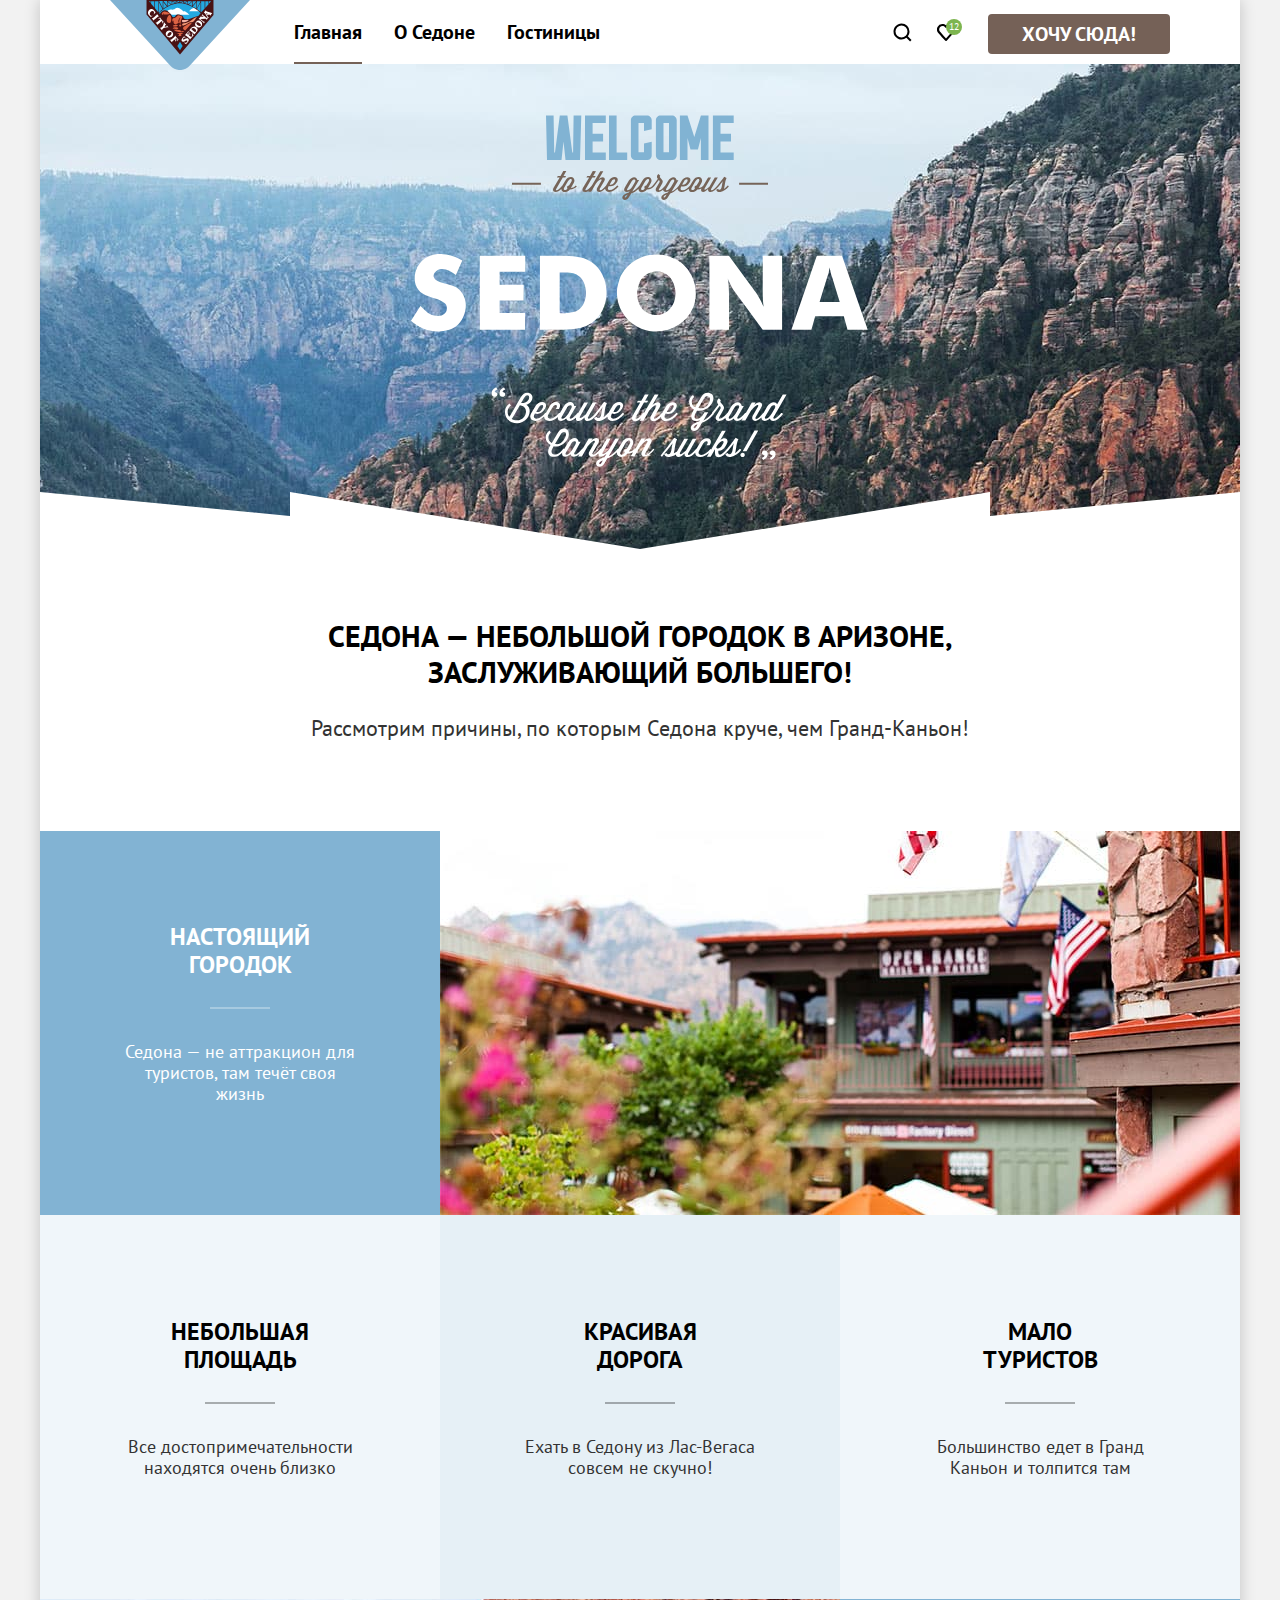
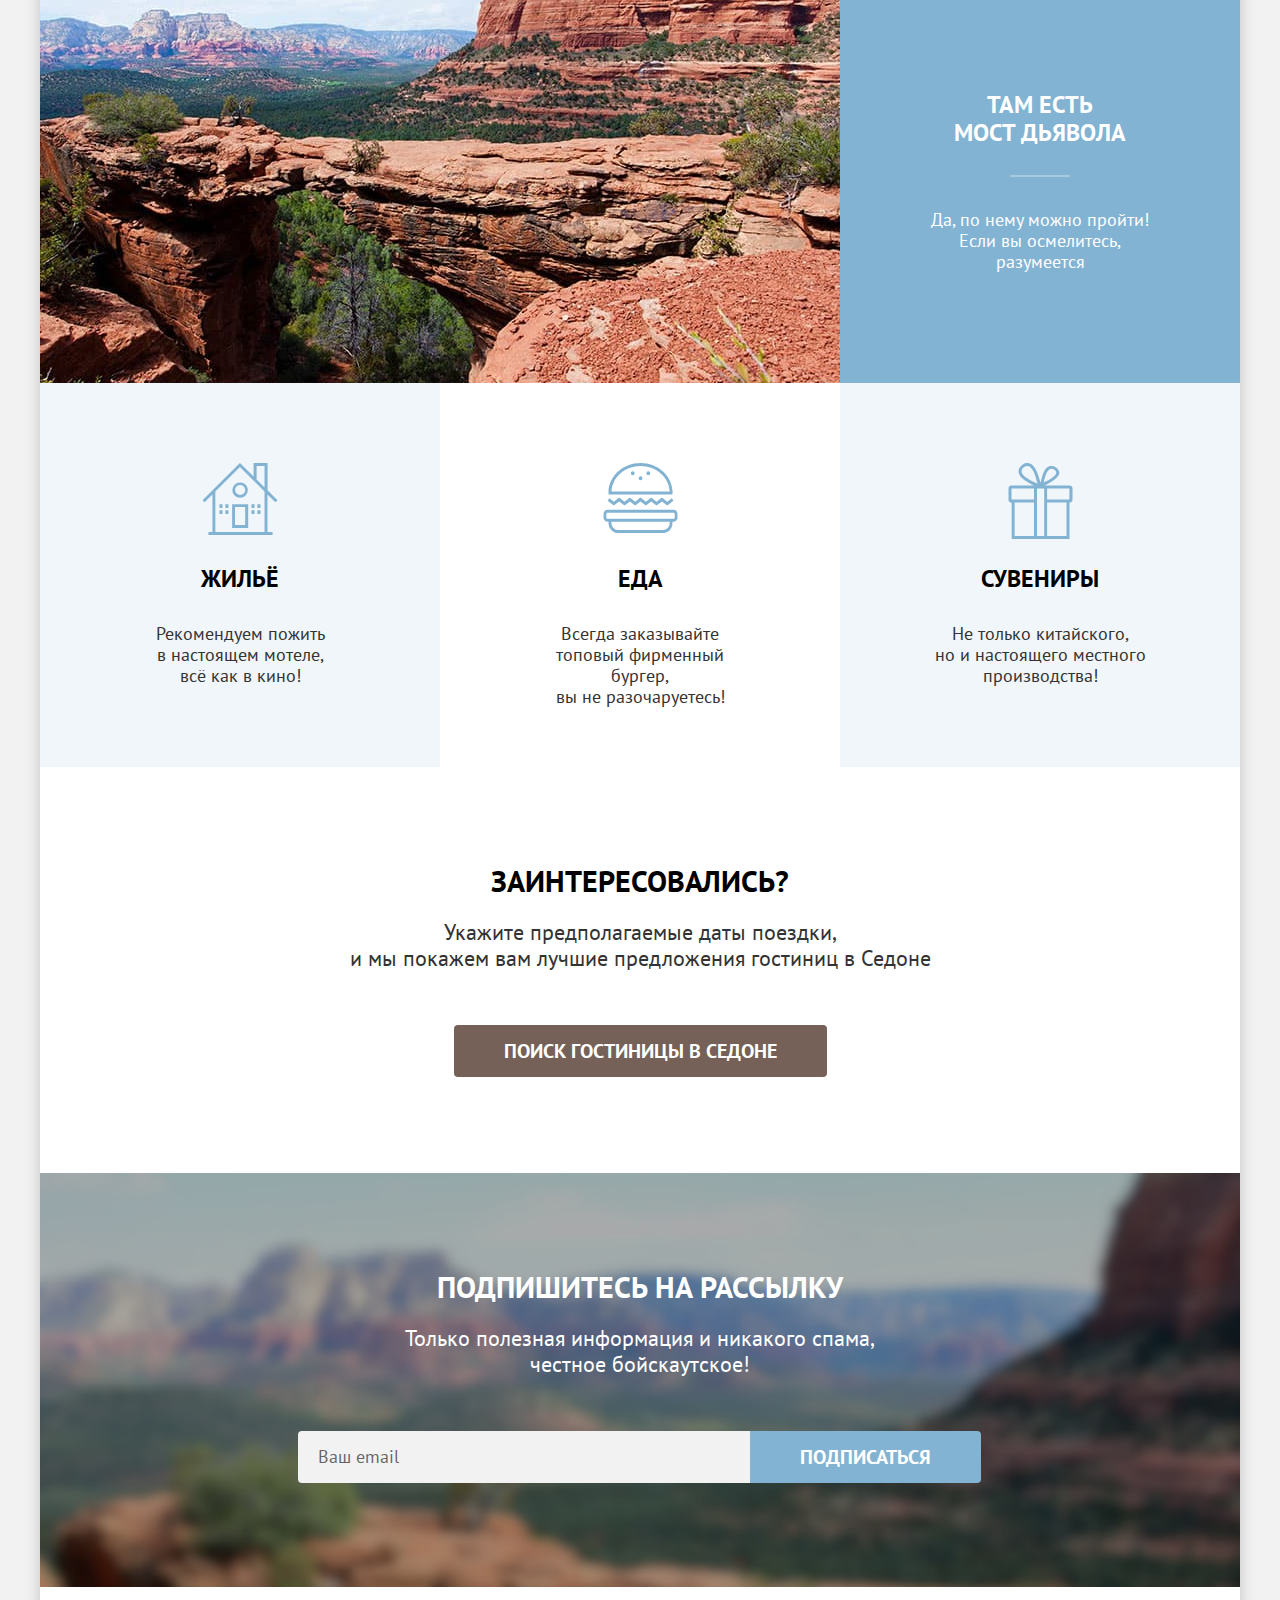
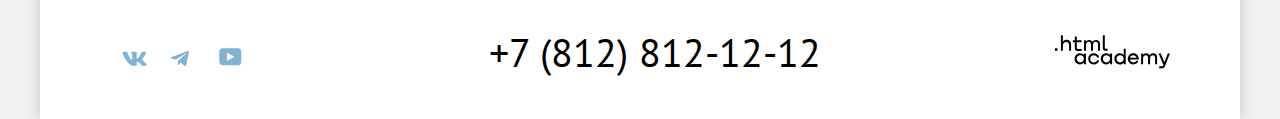
<file: index.html>
<!DOCTYPE html>
<html lang="ru">
  <head>
    <meta charset="utf-8">
    <title>HTML Academy: Седона</title>
    <link rel="stylesheet" href="styles/styles.css">
  </head>
  <body>
  <div class="container">
    <header class="page-header">
      <a class="logo__link">
        <img class="logo" src="images/header/sedona-logo_header.svg" width="140" height="70" alt="Логотип городка Седона">
      </a>
      <nav class="navigation">
        <ul class="navigation__list">
          <li class="navigation__item">
            <a class="navigation__link navigation__link__current">Главная</a>
          </li>
          <li class="navigation__item">
            <a class="navigation__link" href="#">О Седоне</a>
          </li>
          <li class="navigation__item">
            <a class="navigation__link" href="catalog.html">Гостиницы</a>
          </li>
        </ul>
        <ul class="navigation__list navigation__user">
          <li class="navigation__item">
            <a class="navigation__link navigation__link__icon" href="#">
              <svg class="navigation__icon" aria-hidden="true" focusable="false" width="20" height="20" fill="none" xmlns="http://www.w3.org/2000/svg"><path d="m19.5 18-3.7-3.67c1-1.3 1.7-2.98 1.7-4.87a8 8 0 0 0-8-7.96c-4.4 0-8 3.68-8 8.06a8 8 0 0 0 12.9 6.26l3.7 3.68 1.4-1.5Zm-10-2.48a6 6 0 0 1-6-5.96 6 6 0 0 1 12 0 6 6 0 0 1-6 5.96Z" fill="#000"/></svg>
              <span class="visually-hidden">
              Поиск
              </span>
            </a>
          </li>
          <li class="navigation__item">
            <a class="navigation__link navigation__link__icon" href="#">
              <svg class="navigation__icon" aria-hidden="true" focusable="false" width="18" height="17" fill="none" xmlns="http://www.w3.org/2000/svg"><path d="M8.9 17a.9.9 0 0 1-.8-.4c-5.4-6.1-6.7-7.5-7-7.9A5.4 5.4 0 0 1 5.5 0C6.8 0 8 .5 9 1.3a5.46 5.46 0 0 1 9 4.1c0 1.3-.5 2.5-1.3 3.4l-7 7.9c-.2.2-.4.3-.8.3Zm-6-9.5c.3.4 3.5 4 6.1 6.9l6.2-7c.5-.5.7-1.2.7-2 0-1.8-1.5-3.3-3.3-3.3-1 0-2 .5-2.7 1.3-.3.3-.6.4-.9.4-.3 0-.6-.2-.8-.4-.7-.8-1.7-1.3-2.7-1.3-1.8 0-3.3 1.5-3.3 3.3-.1.9.3 1.6.7 2.1-.1 0-.1 0 0 0Z" fill="#000"/></svg>
              <span class="likes-number">12</span>
              <span class="visually-hidden">
                Избранное
              </span>
            </a>
          </li>
          <li class="navigation__item">
            <a class="navigation__link button button__link" href="#">
              Хочу сюда!
            </a>
          </li>
        </ul>
      </nav>
    </header>

    <main class="main-index container__main">
      <h1 class="visually-hidden">Туристический городок Седона</h1>

      <section class="welcoming">
        <h2 class="visually-hidden">Добро пожаловать в Седону</h2>
        <img class="welcoming__image" src="images/main_index/welcome_banner_main.svg" width="458" height="352" alt="Welcome to the gorgeous Sedona. Because the Grand Canyon sucks!">
      </section>

      <section class="advantages">
        <h2 class="visually-hidden">Преимущества городка Седоны</h2>
        <div class="advantages__wrapper">
        <p class="advantages__slogan">Седона — небольшой городок в Аризоне, <br>
          заслуживающий большего!</p>
        <p class="advantages__text">Рассмотрим причины, по которым Седона круче, чем Гранд-Каньон!</p>
        </div>
        <ul class="advantages__list">
          <li class="advantages__item">
          <div class="advantages__content-wrapper advantages__content-wrapper-blue">
            <h3 class="advantages__title">Настоящий городок</h3>
            <p class="advantages__description">Седона — не аттракцион для туристов, там течёт своя жизнь</p>
          </div>
            <img class="advantages__image" src="images/main_index/sedona-veiw_1_main.jpg" width="800" height="384" alt="Красочный вид на уютные дома Седоны">
            <ul class="advantages__extra-list">
              <li class="advantages__extra-item">
                <h3 class="advantages__extra-title">Небольшая площадь</h3>
                <p class="advantages__extra-description">Все достопримечательности <br> находятся очень близко</p>
              </li>
              <li class="advantages__extra-item">
                <h3 class="advantages__extra-title">Красивая<br>дорога</h3>
                <p class="advantages__extra-description">Ехать в Седону из Лас-Вегаса совсем не скучно!</p>
              </li>
              <li class="advantages__extra-item">
                <h3 class="advantages__extra-title">Мало<br>туристов</h3>
                <p class="advantages__extra-description">Большинство едет в Гранд <br> Каньон и толпится там</p>
              </li>
            </ul>
          </li>
          <li class="advantages__item">
          <div class="advantages__content-wrapper advantages__content-wrapper-blue">
            <h3 class="advantages__title">Там есть <br> мост дьявола</h3>
            <p class="advantages__description">Да, по нему можно пройти! Если вы осмелитесь, разумеется</p>
          </div>
            <img class="advantages__image advantages__image__second" src="images/main_index/sedona-view_2_main.jpg" width="800" height="384" alt="Красочный вид на терракотовые скалы">
            <ul class="recommendations__list">
              <li class="recommendations__item">
                <svg class="recommendations__icon" aria-hidden="true" focusable="false" width="76" height="72" fill="none" xmlns="http://www.w3.org/2000/svg"><path d="M30.12 65h16.06V41.2H30.12V65Zm2.91-20.9h10.14v18H33.03v-18Z" fill="#83B3D3"/><path d="m73.4 39.3 2.1-2.1-9.94-9.9V0H51.6v13.6L37.95 0 .5 37.2l2.1 2.1 7.84-7.8v37.6H6.42V72h64.16v-2.9h-5.12V31.5l7.93 7.8ZM62.54 69.1h-49.2V28.5l24.6-24.4 24.6 24.4v40.6Zm0-44.7-7.93-7.9V2.9h7.93v21.5Z" fill="#83B3D3"/><path d="M30.32 27.1c0 4.3 3.51 7.7 7.73 7.7a7.8 7.8 0 0 0 7.83-7.7c0-4.3-3.51-7.7-7.83-7.7a7.72 7.72 0 0 0-7.73 7.7Zm7.83-5a5 5 0 0 1 5.02 4.9c0 2.7-2.2 4.9-5.02 4.9a5 5 0 0 1-5.02-4.9c0-2.7 2.2-4.9 5.02-4.9ZM20.48 41.2h-3.01v3.9h3.01v-3.9ZM26.4 41.2h-3v3.9h3v-3.9ZM20.48 47.2h-3.01v3.9h3.01v-3.9ZM26.4 47.2h-3v3.9h3v-3.9ZM52.5 41.2h-3v3.9h3v-3.9ZM58.43 41.2h-3.01v3.9h3.01v-3.9ZM52.5 47.2h-3v3.9h3v-3.9ZM58.43 47.2h-3.01v3.9h3.01v-3.9Z" fill="#83B3D3"/></svg>
                <h3 class="recommendations__title">Жильё</h3>
                <p class="recommendations__description">Рекомендуем пожить <br> в настоящем мотеле,<br>
                  всё как в кино!</p>
              </li>
              <li class="recommendations__item">
                <svg class="recommendations__icon" aria-hidden="true" focusable="false" width="75" height="70" fill="none" xmlns="http://www.w3.org/2000/svg"><path d="M70.58 46.7H4.6C2.31 46.7.5 48.6.5 51v3.5c0 2.4 1.9 4.3 4.11 4.3h.9v1.1c0 5.5 4.31 10.1 9.63 10.1h44.7c5.32 0 9.63-4.5 9.63-10.1v-1.1h.9c2.31 0 4.12-1.9 4.12-4.3V51a4 4 0 0 0-3.91-4.3Zm-3.91 13.2c0 3.9-3.01 7-6.72 7H15.14c-3.71 0-6.72-3.2-6.72-7v-1.1h58.25v1.1Zm5.1-5.4c0 .7-.6 1.3-1.2 1.3H4.52c-.7 0-1.2-.6-1.2-1.3V51c0-.7.6-1.3 1.2-1.3h65.97c.7 0 1.2.6 1.2 1.3.1 0 .1 3.5.1 3.5ZM16.14 38.4l5.41 4.1 5.32-4.1 5.3 4.1 5.32-4.1 5.42 4.1 5.31-4.1 5.31 4.1 5.42-4.1 5.31 4.1 6.22-4.7-1.7-2.5-4.52 3.4-5.31-4.1-5.42 4.1-5.31-4.1-5.31 4.1-5.42-4.1-5.31 4.1-5.31-4.1-5.32 4.1-5.41-4.1-5.31 4.1-4.52-3.4-1.7 2.5 6.22 4.7 5.3-4.1ZM8.52 31.5h60.95c0-.6.1-1.2.1-1.9v-1.2C68.87 12.7 54.84 0 37.6 0 20.25 0 6.21 12.7 5.51 28.5v1.2c0 .6 0 1.2.1 1.8h2.91ZM37.59 3c15.64 0 28.47 11.3 29.08 25.5H8.52C9.12 14.4 21.95 3 37.59 3Z" fill="#83B3D3"/><path d="M37.6 17.3c1.05 0 1.9-.9 1.9-2s-.85-2-1.9-2c-1.06 0-1.91.9-1.91 2s.85 2 1.9 2ZM29.77 12.2c1.06 0 1.9-.9 1.9-2s-.84-2-1.9-2c-1.05 0-1.9.9-1.9 2s.85 2 1.9 2ZM45.31 12.2c1.05 0 1.9-.9 1.9-2s-.85-2-1.9-2c-1.05 0-1.9.9-1.9 2s.85 2 1.9 2Z" fill="#83B3D3"/></svg>
                <h3 class="recommendations__title">Еда</h3>
                <p class="recommendations__description">Всегда заказывайте <br>
                  топовый фирменный бургер, <br>  вы не разочаруетесь!</p>
              </li>
              <li class="recommendations__item">
                <svg class="recommendations__icon" aria-hidden="true" focusable="false" width="65" height="76" fill="none" xmlns="http://www.w3.org/2000/svg"><path d="M61.6 22.46H36.8c13.8-6.9 14.9-11.3 14.4-13.7-1.2-4.01-5.7-7.01-10-5.41-5.6 2.1-7.1 10.4-8.6 16.41-2-6.1-3.8-13.8-8.2-17.71-1.3-1.1-3.1-2.3-5.8-2-4 .4-9.8 5.4-7.5 11 2.3 5.4 9.7 8.81 14.6 11.51H3.4a2.9 2.9 0 0 0-2.9 2.9v11.31c0 1.6 1.3 2.9 2.9 2.9h.3V76h57.8V39.57h.1c1.6 0 2.9-1.3 2.9-2.9v-11.3c0-1.6-1.3-2.9-2.9-2.9ZM42.9 5.86c2.1-.3 5 1.3 5.3 3.2.4 2.8-3.4 5.3-5.1 6.4-2.5 1.7-4.9 2.6-7.3 4.1.9-3.7 2.5-13 7.1-13.7Zm-22.9 10c-2.2-1.5-6.5-4.4-6.4-7.8.1-3.61 5.7-6.61 8.8-3.91 3.9 3.4 5.7 11.1 7.1 16.61-3.2-1.5-6.3-2.8-9.5-4.9ZM26 73H6.6V39.57H26V73Zm0-36.53H3.5v-11H26v11Zm10.2 0V73H29V25.57h7.2v10.9ZM58.5 73H39.1V39.57h19.4V73Zm2.9-36.53H39.1v-11h22.3v11Z" fill="#83B3D3"/></svg>
                <h3 class="recommendations__title">Сувениры</h3>
                <p class="recommendations__description">Не только китайского,<br>
                  но и настоящего местного <br> производства!</p>
              </li>
            </ul>
          </li>
        </ul>
      </section>

      <section class="accomodation">
        <h2 class="accomodation__title">Заинтересовались?</h2>
        <p class="accomodation__description">Укажите предполагаемые даты поездки, <br> и мы покажем вам лучшие предложения гостиниц в Седоне</p>
        <a class="button button__big__brown accomodation__search" href="#">Поиск гостиницы в Седоне</a>
      </section>

      <section class="subscription">
        <h2 class="subscription__title">Подпишитесь на рассылку</h2>
        <p class="subscription__description">Только полезная информация и никакого спама, честное бойскаутское!</p>
        <form class="subscription__form" action="https://echo.htmlacademy.ru/" method="post">
          <input class="subscription__field" placeholder="Ваш email" type="email" name="subscription-email" required>
          <button class="button button__big__blue subscription__button" type="submit">Подписаться</button>
        </form>
      </section>
    </main>

    <footer class="page-footer">
      <section class="social">
        <h2 class="visually-hidden">Социальные сети</h2>
        <ul class="social__list">
          <li class="social__item">
            <a class="social__link social__link__vk" href="https://vk.com/htmlacademy">
              <svg class="social__icon" aria-hidden="true" focusable="false" width="25" height="15" xmlns="http://www.w3.org/2000/svg">
                <path fill-rule="evenodd" clip-rule="evenodd" d="M24.12 1.8c.16-.54 0-.94-.8-.94H20.7c-.67 0-.98.34-1.15.73 0 0-1.33 3.2-3.22 5.27-.61.6-.9.8-1.23.8-.16 0-.41-.2-.41-.75v-5.1c0-.66-.19-.95-.74-.95H9.82c-.42 0-.67.3-.67.59 0 .62.95.76 1.04 2.51v3.8c0 .83-.15.98-.48.98-.9 0-3.06-3.2-4.34-6.88-.25-.72-.5-1-1.18-1H1.57c-.75 0-.9.34-.9.73 0 .68.89 4.07 4.14 8.55 2.17 3.06 5.23 4.72 8 4.72 1.68 0 1.88-.37 1.88-1v-2.32c0-.74.16-.88.7-.88.38 0 1.05.19 2.6 1.66 1.79 1.75 2.08 2.54 3.08 2.54h2.63c.75 0 1.12-.37.9-1.1-.23-.72-1.08-1.77-2.2-3.02-.62-.71-1.54-1.48-1.82-1.86-.39-.5-.28-.71 0-1.15 0 0 3.2-4.42 3.54-5.93Z"/></svg>
              <span class="visually-hidden">
                Вконтакте
              </span>
            </a>
          </li>
          <li class="social__item">
            <a class="social__link social__link__tme" href="https://t.me/htmlacademy ">
              <svg class="social__icon" aria-hidden="true" focusable="false" width="18" height="16" xmlns="http://www.w3.org/2000/svg">
                <path fill-rule="evenodd" clip-rule="evenodd" d="M16.79.96.84 7.1c-1.09.44-1.08 1.05-.2 1.32l4.1 1.28 9.47-5.98c.44-.27.85-.13.52.17l-7.68 6.93-.28 4.22c.41 0 .6-.2.83-.41l1.99-1.94 4.13 3.06c.77.42 1.31.2 1.5-.71l2.72-12.8c.28-1.1-.43-1.61-1.16-1.28Z"/></svg>
              <span class="visually-hidden">
                Телеграмм
              </span>
            </a>
          </li>
          <li class="social__item">
            <a class="social__link social__link__youtube" href="https://www.youtube.com/user/htmlacademyru">
              <svg class="social__icon" aria-hidden="true" focusable="false" width="23" height="18" xmlns="http://www.w3.org/2000/svg">
                <path fill-rule="evenodd" clip-rule="evenodd" d="M18.94.36H3.51C1.65.36.33 1.95.33 3.76v10.09c0 1.91 1.32 3.5 3.18 3.5h15.65c1.64 0 3.17-1.59 3.17-3.4V3.76c-.22-1.8-1.53-3.4-3.39-3.4ZM7.99 12.89V4.82l7.34 4.04-7.34 4.03Z"/></svg>
              <span class="visually-hidden">
                YouTube
              </span>
            </a>
          </li>
        </ul>
      </section>

      <section class="contacts">
        <h2 class="visually-hidden">Контактный телефон</h2>
        <a class="contacts__phone" href="tel:+78128121212">+7 (812) 812-12-12</a>
      </section>

      <section class="copyright">
        <h2 class="visually-hidden">Разработчик сайта</h2>
        <a class="copyright__link" href="https://htmlacademy.ru/">
          <svg class="copyright__icon" aria-hidden="true" focusable="false" width="115" height="34" xmlns="http://www.w3.org/2000/svg">
            <path d="M0 13.26v2.6h2.5v-2.6H0ZM11.6 4.86c-1.6 0-2.8.7-3.6 1.7h-.1V.36h-2v15.5h2v-5.3c0-2.1 1.3-3.6 3.3-3.6 1.8 0 2.9 1.4 2.9 3.2v5.7h2v-6.1c.1-3-1.8-4.9-4.5-4.9ZM26.6 5.16h-4.8v-3.7h-2v3.8h-1.9v2h1.9v6c0 1.7 1 2.7 2.7 2.7h4.1v-2h-3.7c-.7 0-1.1-.4-1.1-1.1v-5.7h4.8v-2ZM41.1 4.96c-1.6 0-2.9.8-3.5 2.1h-.1c-.6-1.2-1.8-2.1-3.4-2.1-1.4 0-2.5.8-3.1 1.8h-.1v-1.6H29v10.6h2v-5.4c0-2 1-3.5 2.6-3.5 1.5 0 2.4 1 2.4 2.6v6.3h2v-5.6c0-2.4 1.4-3.3 2.6-3.3 1.5 0 2.4 1 2.4 2.6v6.3h2v-6.5c.1-2.5-1.4-4.3-3.9-4.3ZM47.8 13.06c0 1.7 1 2.7 2.8 2.7h2v-2h-1.7c-.7 0-1.1-.4-1.1-1.1V.36h-2v12.7ZM28.9 20.06c-.9-1.1-2.2-1.8-3.9-1.8-3.1 0-5.4 2.3-5.4 5.6s2.3 5.6 5.4 5.6c1.8 0 3-.8 3.8-1.9h.1v1.6h2v-10.6h-2v1.5Zm-3.6 7.4c-2.2 0-3.6-1.6-3.6-3.6s1.4-3.6 3.6-3.6 3.6 1.6 3.6 3.6c0 1.9-1.4 3.6-3.6 3.6ZM44.2 22.36c-.5-2.4-2.6-4.1-5.4-4.1a5.4 5.4 0 0 0-5.6 5.6c0 3.1 2.2 5.6 5.6 5.6 2.8 0 4.9-1.8 5.4-4.2h-2.1a3.4 3.4 0 0 1-3.3 2.3c-2.2 0-3.6-1.6-3.6-3.6s1.4-3.6 3.6-3.6c1.6 0 2.8 1 3.3 2.2h2.1v-.2ZM55.1 20.06c-.9-1.1-2.2-1.8-3.9-1.8-3.1 0-5.4 2.3-5.4 5.6s2.3 5.6 5.4 5.6c1.8 0 3-.8 3.8-1.9h.1v1.6h2v-10.6h-2v1.5Zm-3.6 7.4c-2.2 0-3.6-1.6-3.6-3.6s1.4-3.6 3.6-3.6 3.6 1.6 3.6 3.6c0 1.9-1.5 3.6-3.6 3.6ZM68.7 20.16c-.9-1.1-2.2-1.9-3.9-1.9-3.1 0-5.4 2.3-5.4 5.6s2.2 5.6 5.4 5.6c1.7 0 3-.8 3.8-1.8h.1v1.5h2v-15.4h-2v6.4Zm-3.6 7.3c-2.2 0-3.6-1.6-3.6-3.6s1.4-3.6 3.6-3.6 3.6 1.6 3.6 3.6c-.1 2-1.5 3.6-3.6 3.6ZM78.3 18.26c-3.3 0-5.5 2.5-5.5 5.6 0 3 2.1 5.6 5.5 5.6 2.5 0 4.5-1.3 5.2-3.6h-2.1c-.5 1-1.6 1.6-3 1.6-1.9 0-3.3-1.3-3.4-2.9h8.8c.2-3.6-2-6.3-5.5-6.3Zm0 1.9c1.7 0 3 1 3.3 2.6h-6.5c.3-1.5 1.5-2.6 3.2-2.6ZM98.2 18.26c-1.6 0-2.9.8-3.6 2h-.1c-.6-1.2-1.8-2-3.4-2-1.4 0-2.5.7-3.1 1.8v-1.5h-1.9v10.6h2v-5.4c0-2 1-3.4 2.6-3.5 1.5 0 2.4 1 2.4 2.6v6.3h2v-5.6c0-2.4 1.4-3.3 2.6-3.3 1.5 0 2.4 1 2.4 2.6v6.3h2v-6.5c.1-2.6-1.4-4.4-3.9-4.4ZM109.4 27.36l-3.6-8.9h-2.2l4.8 11.6c-.3.9-.7 1.2-1.7 1.2h-2.5v2h2.5c1.8 0 2.8-.8 3.5-2.6l4.7-12.2h-2.1l-3.4 8.9Z"/></svg>
          <span class="visually-hidden">
            Логотип компании HtmlAcademy
          </span>
        </a>
      </section>
    </footer>
  </div>

  <div class="modal__container modal__container__close">
    <div class="modal modal__search">
        <button class="modal__close-button" type="button">
            <span class="visually-hidden">Закрыть</span>
        </button>
        <section class="modal__content">
          <h2 class="modal__title">Поиск гостиницы в Седоне</h2>
          <form class="modal__form" action="https://echo.htmlacademy.ru" method="post">
            <label class="modal__label" for="check-in-date">Дата Заезда:</label>
            <input class="modal__input check-in__input" id="check-in-date" type="text" placeholder="27 апреля 2020">
            <svg class="modal__date-icon" aria-hidden="true" focusable="false" xmlns="http://www.w3.org/2000/svg" width="20" height="20" fill="none" viewBox="0 0 20 20"><g fill="#000" opacity=".3"><path d="M7.75 12c.3 0 .5-.2.5-.5s-.2-.5-.5-.5-.5.2-.5.5.2.5.5.5Z"/><path d="M17 4h-2V2h-1v2H6V2H5v2H3c-.6 0-1 .4-1 1v11c0 .5.4 1 1 1h14c.5 0 1-.5 1-1V5c0-.6-.5-1-1-1Zm0 12H3V9h14v7ZM3 8V5h2v2h1V5h8v2h1V5h2v3H3Z"/><path d="M10 12c.3 0 .5-.2.5-.5s-.2-.5-.5-.5-.5.2-.5.5.2.5.5.5ZM12.25 12c.3 0 .5-.2.5-.5s-.2-.5-.5-.5-.5.2-.5.5.2.5.5.5ZM7.75 13c-.3 0-.5.2-.5.5s.2.5.5.5.5-.2.5-.5-.2-.5-.5-.5ZM5.5 12c.3 0 .5-.2.5-.5s-.2-.5-.5-.5-.5.2-.5.5.2.5.5.5ZM5.5 13c-.3 0-.5.2-.5.5s.2.5.5.5.5-.2.5-.5-.2-.5-.5-.5ZM10 13c-.3 0-.5.2-.5.5s.2.5.5.5.5-.2.5-.5-.2-.5-.5-.5ZM12.25 13c-.3 0-.5.2-.5.5s.2.5.5.5.5-.2.5-.5-.2-.5-.5-.5ZM14.5 12c.3 0 .5-.2.5-.5s-.2-.5-.5-.5-.5.2-.5.5.2.5.5.5ZM14.5 13c-.3 0-.5.2-.5.5s.2.5.5.5.5-.2.5-.5-.2-.5-.5-.5Z"/></g></svg>
            <span class="modal__extra-information__negative">Мы не можем отправить вас в прошлое.</span>

            <label class="modal__label" for="check-out-date">Дата Заезда:</label>
            <input class="modal__input check-out__input" id="check-out-date" type="text" placeholder="1 сентября 2023">
            <svg class="modal__date-icon__check-out" aria-hidden="true" focusable="false" xmlns="http://www.w3.org/2000/svg" width="20" height="20" fill="none" viewBox="0 0 20 20"><g fill="#000" opacity=".3"><path d="M7.75 12c.3 0 .5-.2.5-.5s-.2-.5-.5-.5-.5.2-.5.5.2.5.5.5Z"/><path d="M17 4h-2V2h-1v2H6V2H5v2H3c-.6 0-1 .4-1 1v11c0 .5.4 1 1 1h14c.5 0 1-.5 1-1V5c0-.6-.5-1-1-1Zm0 12H3V9h14v7ZM3 8V5h2v2h1V5h8v2h1V5h2v3H3Z"/><path d="M10 12c.3 0 .5-.2.5-.5s-.2-.5-.5-.5-.5.2-.5.5.2.5.5.5ZM12.25 12c.3 0 .5-.2.5-.5s-.2-.5-.5-.5-.5.2-.5.5.2.5.5.5ZM7.75 13c-.3 0-.5.2-.5.5s.2.5.5.5.5-.2.5-.5-.2-.5-.5-.5ZM5.5 12c.3 0 .5-.2.5-.5s-.2-.5-.5-.5-.5.2-.5.5.2.5.5.5ZM5.5 13c-.3 0-.5.2-.5.5s.2.5.5.5.5-.2.5-.5-.2-.5-.5-.5ZM10 13c-.3 0-.5.2-.5.5s.2.5.5.5.5-.2.5-.5-.2-.5-.5-.5ZM12.25 13c-.3 0-.5.2-.5.5s.2.5.5.5.5-.2.5-.5-.2-.5-.5-.5ZM14.5 12c.3 0 .5-.2.5-.5s-.2-.5-.5-.5-.5.2-.5.5.2.5.5.5ZM14.5 13c-.3 0-.5.2-.5.5s.2.5.5.5.5-.2.5-.5-.2-.5-.5-.5Z"/></g></svg>
            <span class="modal__extra-information__positive">На эти даты есть свободные номера. Пока есть.</span>

            <label class="modal__label" for="adults">Взрослые:</label>
            <input class="adults__input" id="adults" type="text">
            <svg class="modal__button-minus" aria-hidden="true" focusable="false" xmlns="http://www.w3.org/2000/svg" width="20" height="20" fill="none" viewBox="0 0 20 20"><path fill="#756157" fill-opacity=".3" d="M3 9v2h14V9H3Z"/></svg>
            <svg class="modal__button-plus" aria-hidden="true" focusable="false" xmlns="http://www.w3.org/2000/svg" width="20" height="20" fill="none" viewBox="0 0 20 20"><path fill="#756157" fill-opacity=".3" d="M17 9h-6V3H9v6H3v2h6v6h2v-6h6V9Z"/></svg>

            <span class="modal__label">
            <label class="modal__label__children" for="children">Дети:</label>
            <span class="tooltip">
              <button class="tooltip__toggle" type="button" aria-labelledby="tooltip__info">!</button>
              <span class="tooltip__text" role="tooltip" id="tooltip__info">Укажите количество детей,<br>
                которые будут с вами, возраст<br>
                которых от 6 до 18 лет. Дети<br>
                до 6 лет размещаются<br>
                бесплатно.</span>
            </span>
            </span>
            <input class="children__input" id="children" type="text">
            <svg class="modal__button-minus__children" aria-hidden="true" focusable="false" xmlns="http://www.w3.org/2000/svg" width="20" height="20" fill="none" viewBox="0 0 20 20"><path fill="#756157" fill-opacity=".3" d="M3 9v2h14V9H3Z"/></svg>
            <svg class="modal__button-plus__children" aria-hidden="true" focusable="false" xmlns="http://www.w3.org/2000/svg" width="20" height="20" fill="none" viewBox="0 0 20 20"><path fill="#756157" fill-opacity=".3" d="M17 9h-6V3H9v6H3v2h6v6h2v-6h6V9Z"/></svg>

            <button class="button modal__search-button" type="button">Найти</button>
          </form>
        </section>
    </div>
  </div>
  </body>
</html>
</file>
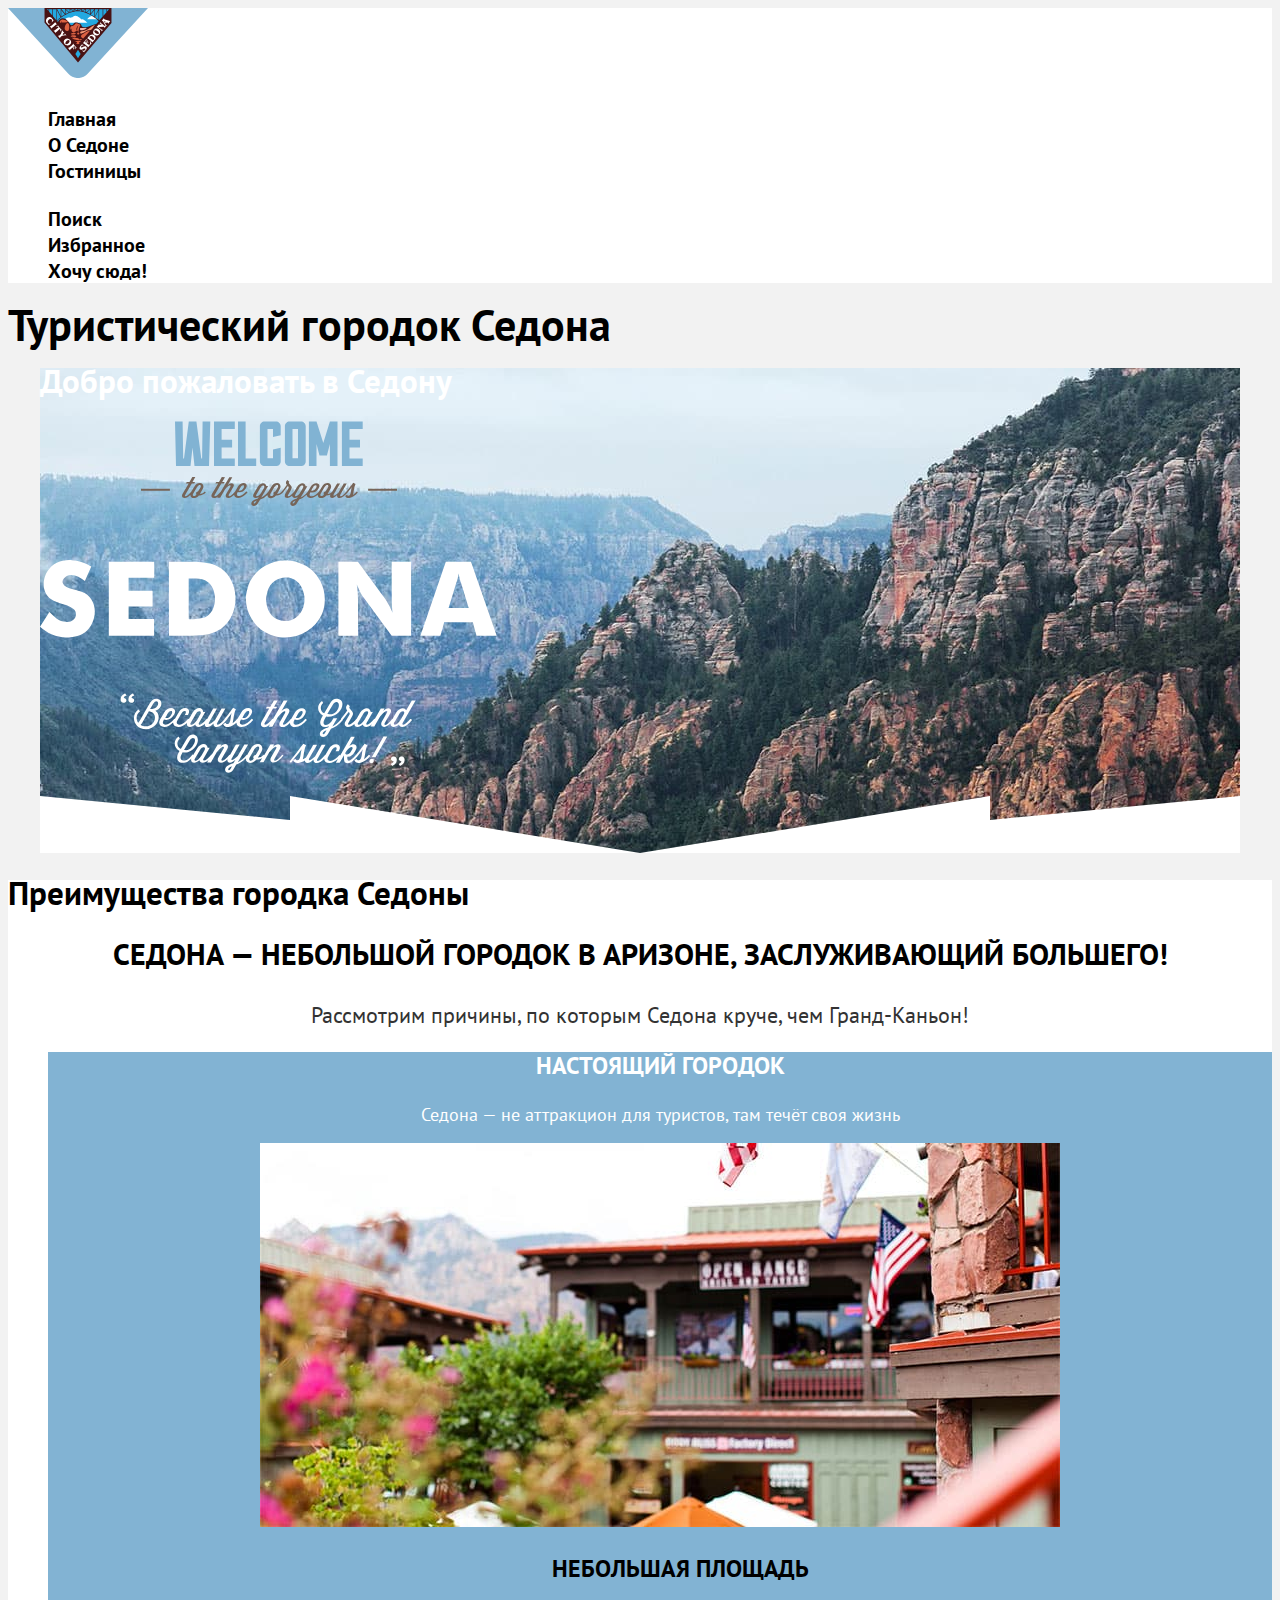
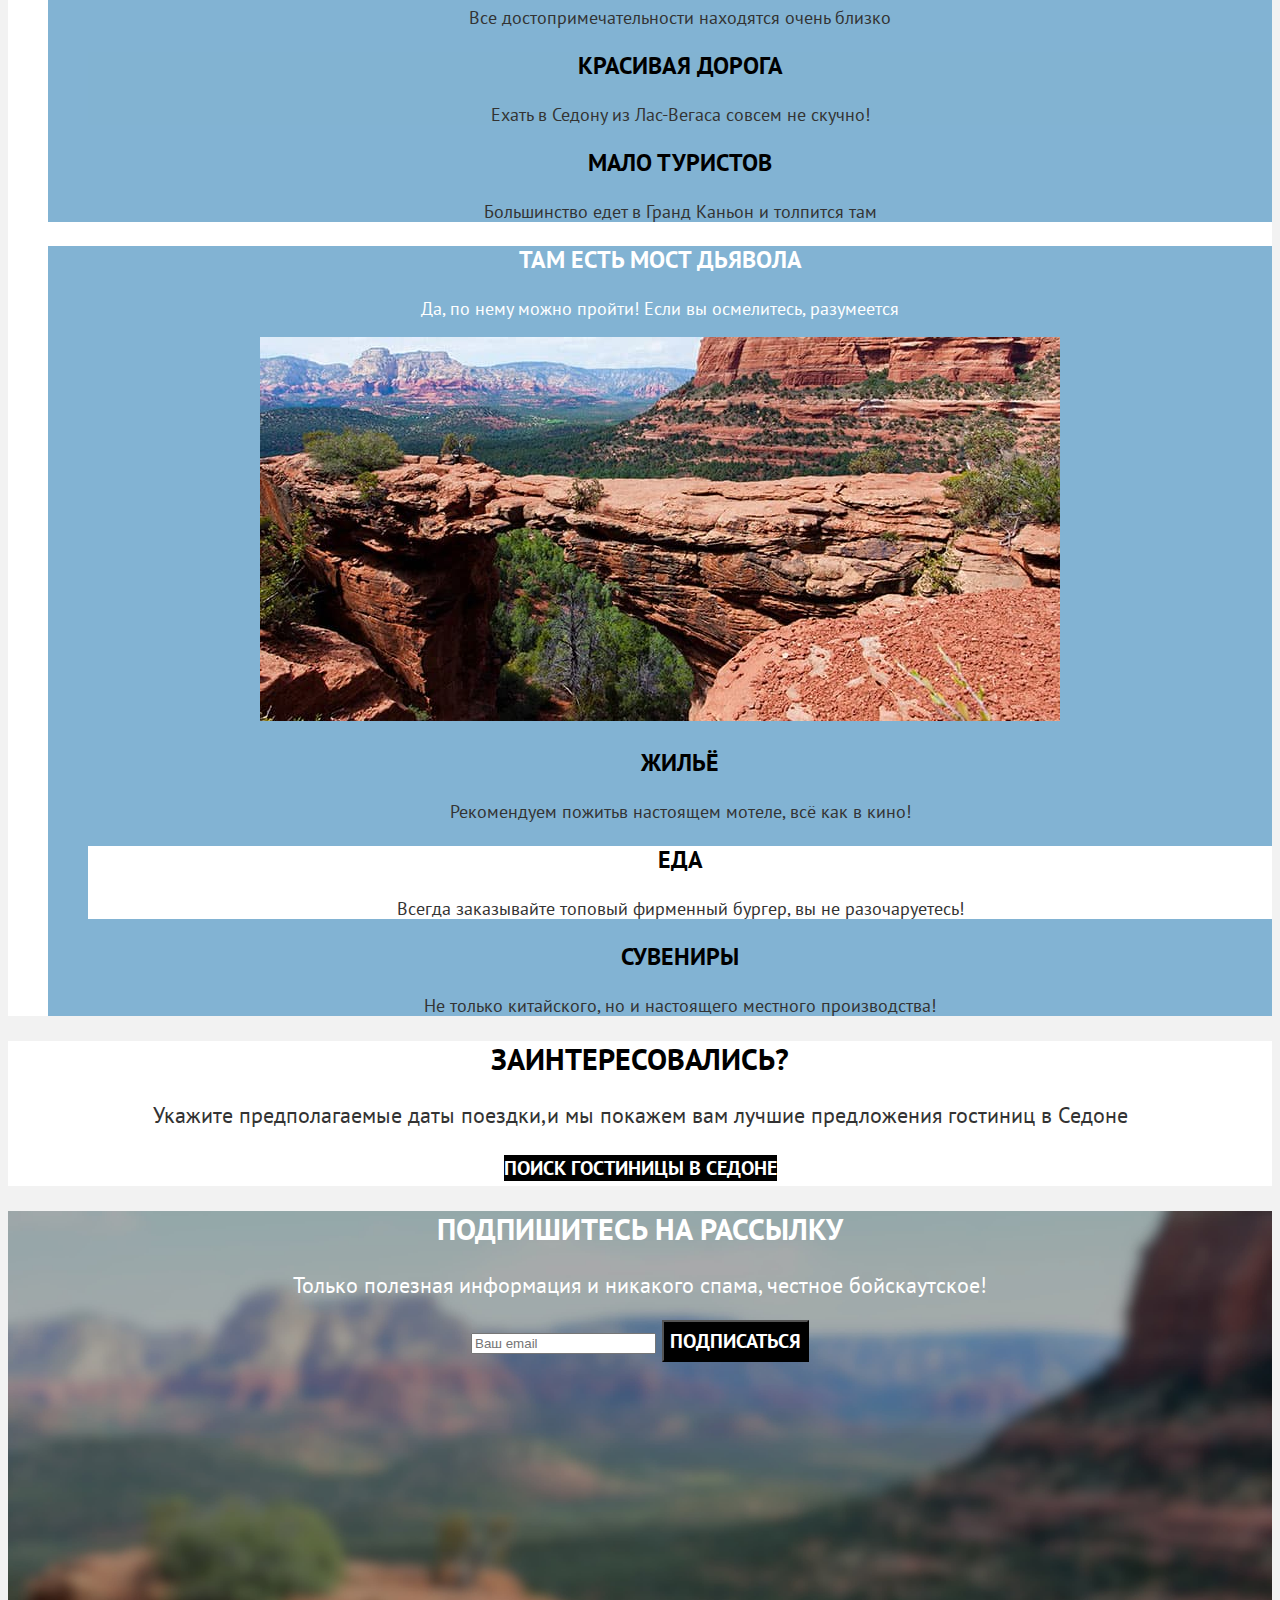
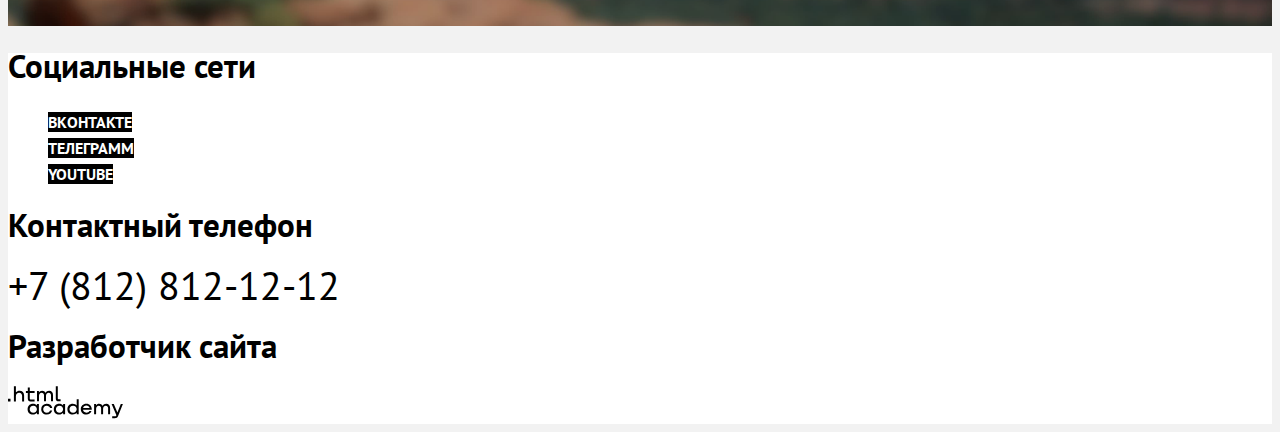
<file: 2/index.html>
<!DOCTYPE html>
<html lang="ru">
  <head>
    <meta charset="utf-8">
    <title>HTML Academy: Седона</title>
    <link rel="stylesheet" href="styles/styles.css">
    <base href="https://htmlacademy-htmlcss.github.io/2156249-sedona-35/2/">
</head>
  <body>
    <header class="page-header">
      <a class="logo__link">
        <img class="logo" src="images/header/sedona-logo_header.svg" width="140" height="70" alt="Логотип городка Седона">
      </a>
      <nav class="navigation">
        <ul class="navigation__list">
          <li class="navigation__item">
            <a class="navigation__link navigation__link__current">Главная</a>
          </li>
          <li class="navigation__item">
            <a class="navigation__link" href="#">О Седоне</a>
          </li>
          <li class="navigation__item">
            <a class="navigation__link" href="catalog.html">Гостиницы</a>
          </li>
        </ul>
        <ul class="navigation__list navigation__user">
          <li class="navigation__item">
            <a class="navigation__link" href="#">
              <span class="visually-hidden">
              Поиск
              </span>
            </a>
          </li>
          <li class="navigation__item">
            <a class="navigation__link" href="#">
              <span class="visually-hidden">
                Избранное
              </span>
            </a>
          </li>
          <li class="navigation__item">
            <a class="navigation__link" href="#">
              Хочу сюда!
            </a>
          </li>
        </ul>
      </nav>
    </header>

    <main class="main-index">
      <h1 class="visually-hidden">Туристический городок Седона</h1>

      <section class="welcoming">
        <h2 class="visually-hidden">Добро пожаловать в Седону</h2>
        <img class="welcoming__image" src="images/main_index/welcome_banner_main.svg" width="458" height="352" alt="Welcome to the gorgeous Sedona. Because the Grand Canyon sucks!">
      </section>

      <section class="advantages">
        <h2 class="visually-hidden">Преимущества городка Седоны</h2>
        <p class="advantages__slogan">Седона — небольшой городок в Аризоне,
          заслуживающий большего!</p>
        <p class="advantages__text">Рассмотрим причины, по которым Седона круче, чем Гранд-Каньон!</p>

        <ul class="advantages__list">
          <li class="advantages__item">
            <h3 class="advantages__title">Настоящий городок</h3>
            <p class="advantages__description">Седона — не аттракцион для туристов, там течёт своя жизнь</p>
            <img class="advantages__image" src="images/main_index/sedona-veiw_1_main.jpg" width="800" height="384" alt="Красочный вид на уютные дома Седоны">
            <ul class="advantages__extra-list">
              <li class="advantages__extra-item">
                <h3 class="advantages__extra-title">Небольшая площадь</h3>
                <p class="advantages__extra-description">Все достопримечательности находятся очень близко</p>
              </li>
              <li class="advantages__extra-item">
                <h3 class="advantages__extra-title">Красивая дорога</h3>
                <p class="advantages__extra-description">Ехать в Седону из Лас-Вегаса совсем не скучно!</p>
              </li>
              <li class="advantages__extra-item">
                <h3 class="advantages__extra-title">Мало туристов</h3>
                <p class="advantages__extra-description">Большинство едет в Гранд Каньон и толпится там</p>
              </li>
            </ul>
          </li>
          <li class="advantages__item">
            <h3 class="advantages__title">Там есть мост дьявола</h3>
            <p class="advantages__description">Да, по нему можно пройти! Если вы осмелитесь, разумеется</p>
            <img class="advantages__image" src="images/main_index/sedona-view_2_main.jpg" width="800" height="384" alt="Красочный вид на терракотовые скалы">
            <ul class="recommendations__list">
              <li class="recommendations__item">
                <h3 class="recommendations__title">Жильё</h3>
                <p class="recpmmendations__description">Рекомендуем пожитьв настоящем мотеле,
                  всё как в кино!</p>
              </li>
              <li class="recommendations__item">
                <h3 class="recommendations__title">Еда</h3>
                <p class="recpmmendations__description">Всегда заказывайте
                  топовый фирменный бургер, вы не разочаруетесь!</p>
              </li>
              <li class="recommendations__item">
                <h3 class="recommendations__title">Сувениры</h3>
                <p class="recpmmendations__description">Не только китайского,
                  но и настоящего местного производства!</p>
              </li>
            </ul>
          </li>
        </ul>
      </section>

      <section class="accomodation">
        <h2 class="accomodation__title">Заинтересовались?</h2>
        <p class="accomodation__description">Укажите предполагаемые даты поездки,и мы покажем вам лучшие предложения гостиниц в Седоне</p>
        <a class="button button__big accomodation__search" href="#">Поиск гостиницы в Седоне</a>
      </section>

      <section class="subscription">
        <h2 class="subscription__title">Подпишитесь на рассылку</h2>
        <p class="subscription__description">Только полезная информация и никакого спама, честное бойскаутское!</p>
        <form class="subscription__form" action="https://echo.htmlacademy.ru/" method="post">
          <input class="subscription__field" placeholder="Ваш email" type="email" name="subscription-email" required>
          <button class="button button__big subscription__button" type="submit">Подписаться</button>
        </form>
      </section>
    </main>

    <footer class="page-footer">
      <section class="social">
        <h2 class="visually-hidden">Социальные сети</h2>
        <ul class="social__list">
          <li class="social__item">
            <a class="social__link button" href="https://vk.com/htmlacademy">
              <span class="visually-hidden">
                Вконтакте
              </span>
            </a>
          </li>
          <li class="social__item">
            <a class="social__link button" href="https://t.me/htmlacademy ">
              <span class="visually-hidden">
                Телеграмм
              </span>
            </a>
          </li>
          <li class="social__item">
            <a class="social__link button" href="https://www.youtube.com/user/htmlacademyru">
              <span class="visually-hidden">
                YouTube
              </span>
            </a>
          </li>
        </ul>
      </section>

      <section class="contacts">
        <h2 class="visually-hidden">Контактный телефон</h2>
        <a class="contacts__phone" href="tel:+78128121212">+7 (812) 812-12-12</a>
      </section>

      <section class="copyright">
        <h2 class="visually-hidden">Разработчик сайта</h2>
        <a class="copyright__link" href="https://htmlacademy.ru/">
          <img class="copyright__logo" src="images/footer/html-academy-logo_footer.svg" width="115" height="33" alt="Логотип компании HtmlAcademy">
        </a>
      </section>
    </footer>
  </body>
</html>
</file>
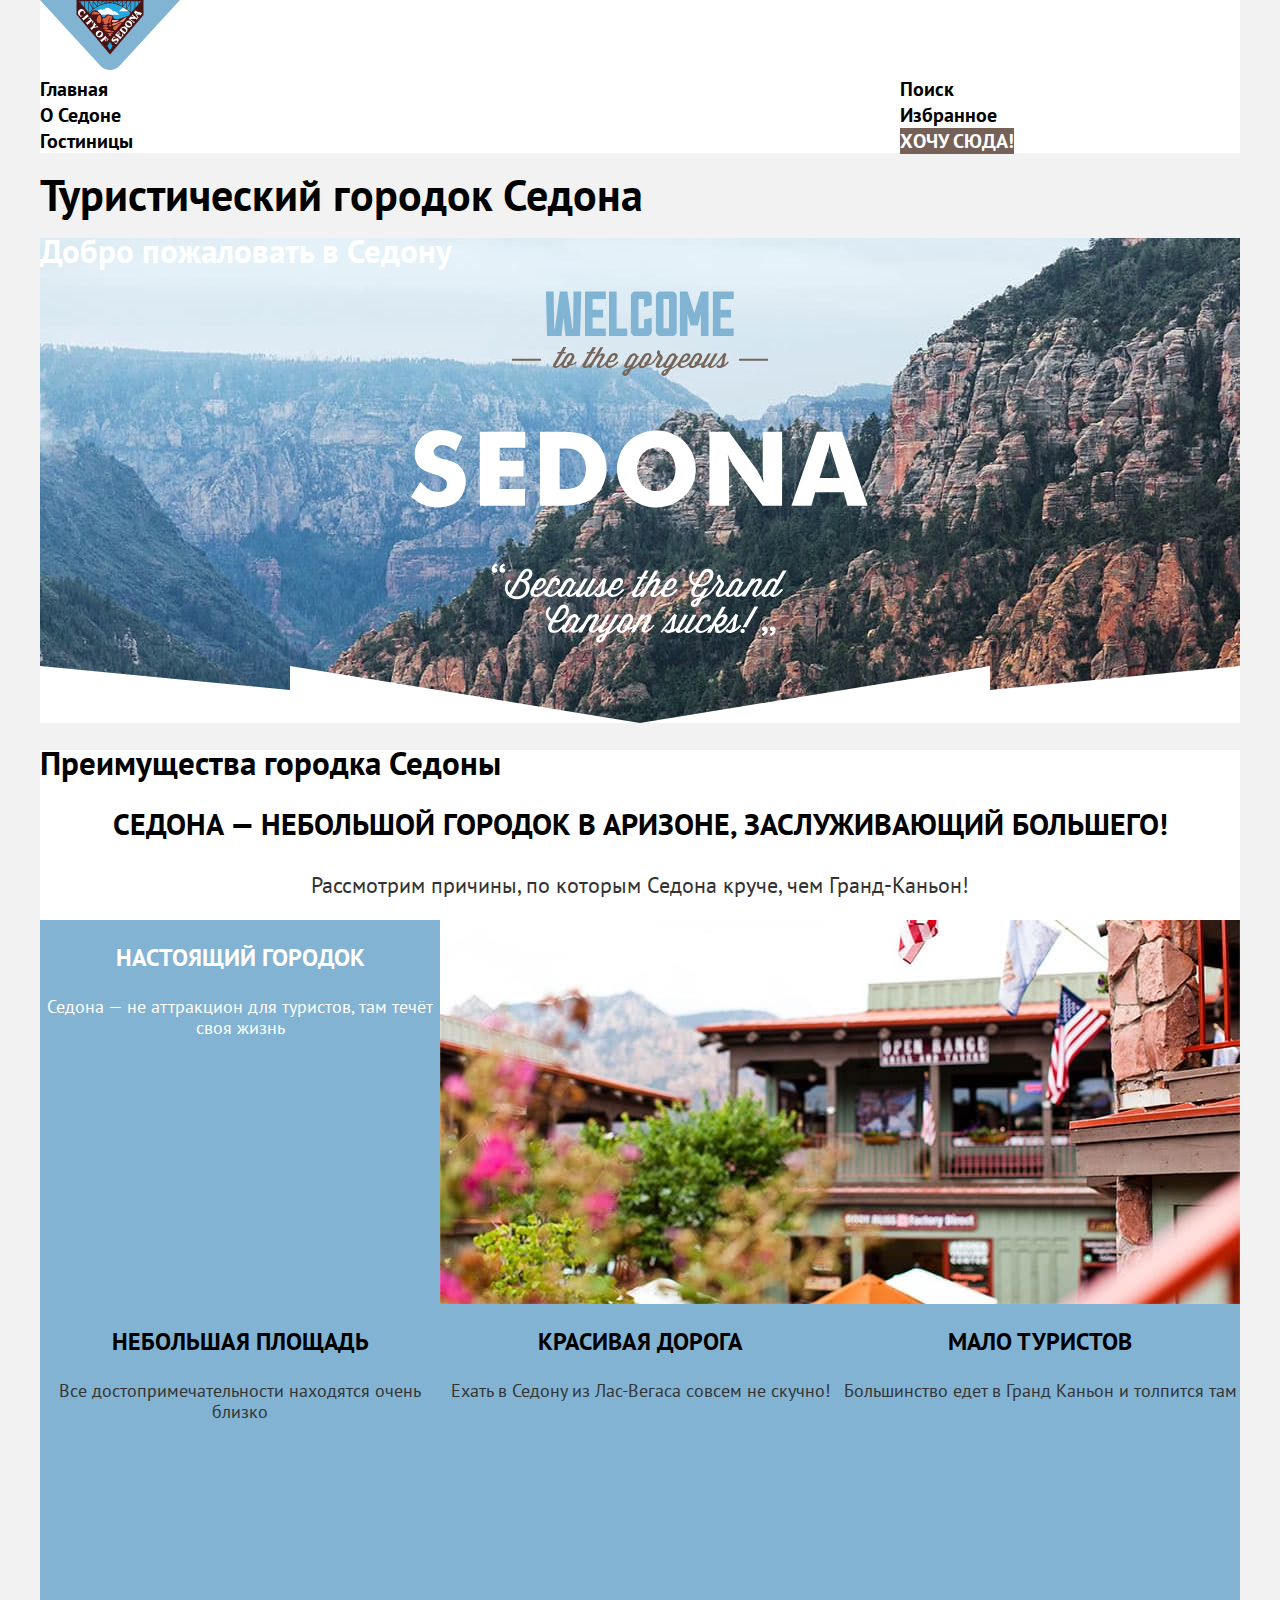
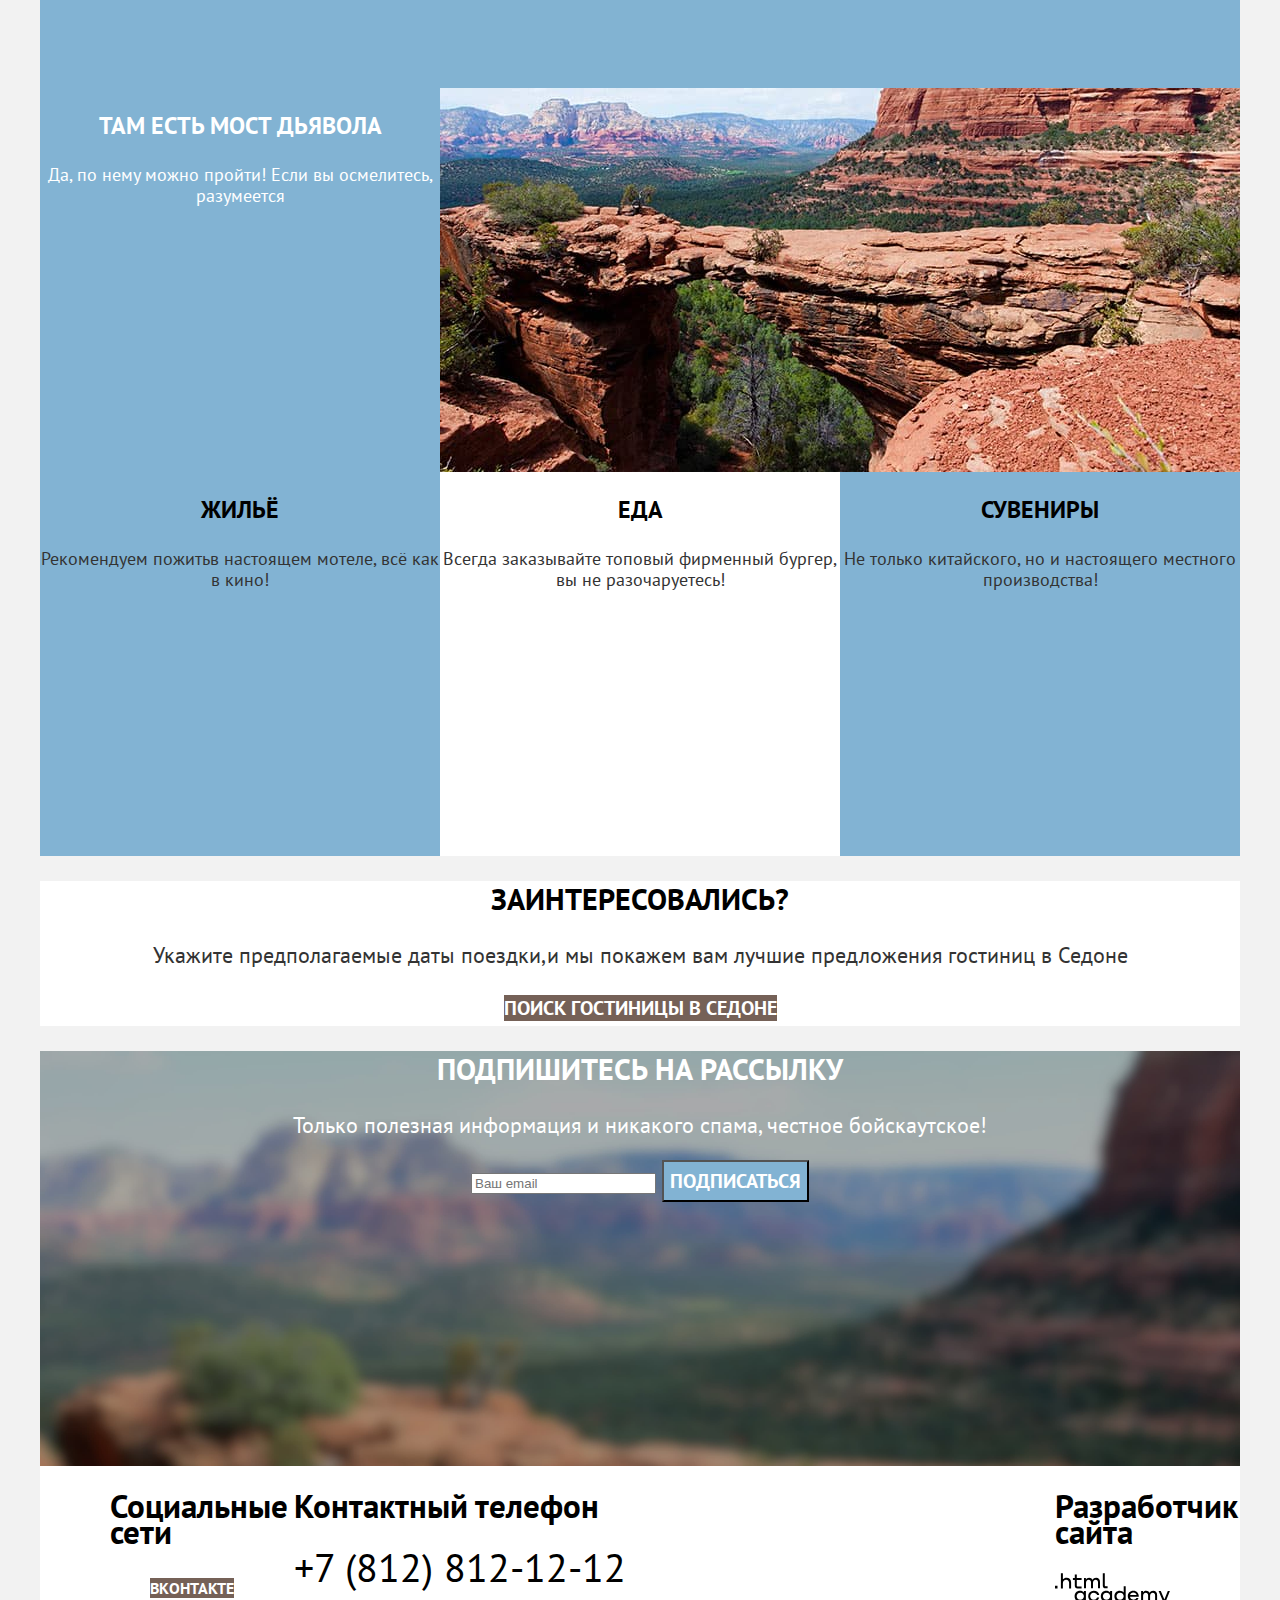
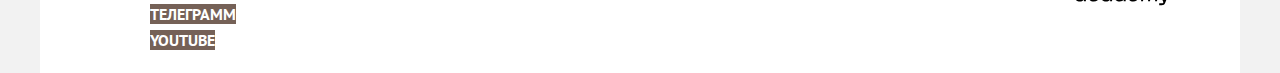
<file: 3/index.html>
<!DOCTYPE html>
<html lang="ru">
  <head>
    <meta charset="utf-8">
    <title>HTML Academy: Седона</title>
    <link rel="stylesheet" href="styles/styles.css">
    <base href="https://htmlacademy-htmlcss.github.io/2156249-sedona-35/3/">
</head>
  <body>
  <div class="container">
    <header class="page-header">
      <a class="logo__link">
        <img class="logo" src="images/header/sedona-logo_header.svg" width="140" height="70" alt="Логотип городка Седона">
      </a>
      <nav class="navigation">
        <ul class="navigation__list">
          <li class="navigation__item">
            <a class="navigation__link navigation__link__current">Главная</a>
          </li>
          <li class="navigation__item">
            <a class="navigation__link" href="#">О Седоне</a>
          </li>
          <li class="navigation__item">
            <a class="navigation__link" href="catalog.html">Гостиницы</a>
          </li>
        </ul>
        <ul class="navigation__list navigation__user">
          <li class="navigation__item">
            <a class="navigation__link" href="#">
              <span class="visually-hidden">
              Поиск
              </span>
            </a>
          </li>
          <li class="navigation__item">
            <a class="navigation__link" href="#">
              <span class="visually-hidden">
                Избранное
              </span>
            </a>
          </li>
          <li class="navigation__item">
            <a class="navigation__link button button__link" href="#">
              Хочу сюда!
            </a>
          </li>
        </ul>
      </nav>
    </header>

    <main class="main-index container__main">
      <h1 class="visually-hidden">Туристический городок Седона</h1>

      <section class="welcoming">
        <h2 class="visually-hidden">Добро пожаловать в Седону</h2>
        <img class="welcoming__image" src="images/main_index/welcome_banner_main.svg" width="458" height="352" alt="Welcome to the gorgeous Sedona. Because the Grand Canyon sucks!">
      </section>

      <section class="advantages">
        <h2 class="visually-hidden">Преимущества городка Седоны</h2>
        <p class="advantages__slogan">Седона — небольшой городок в Аризоне,
          заслуживающий большего!</p>
        <p class="advantages__text">Рассмотрим причины, по которым Седона круче, чем Гранд-Каньон!</p>

        <ul class="advantages__list">
          <li class="advantages__item">
          <div class="advantages__real-town__wrapper">
            <h3 class="advantages__title">Настоящий городок</h3>
            <p class="advantages__description">Седона — не аттракцион для туристов, там течёт своя жизнь</p>
          </div>
            <img class="advantages__image" src="images/main_index/sedona-veiw_1_main.jpg" width="800" height="384" alt="Красочный вид на уютные дома Седоны">
            <ul class="advantages__extra-list">
              <li class="advantages__extra-item">
                <h3 class="advantages__extra-title">Небольшая площадь</h3>
                <p class="advantages__extra-description">Все достопримечательности находятся очень близко</p>
              </li>
              <li class="advantages__extra-item">
                <h3 class="advantages__extra-title">Красивая дорога</h3>
                <p class="advantages__extra-description">Ехать в Седону из Лас-Вегаса совсем не скучно!</p>
              </li>
              <li class="advantages__extra-item">
                <h3 class="advantages__extra-title">Мало туристов</h3>
                <p class="advantages__extra-description">Большинство едет в Гранд Каньон и толпится там</p>
              </li>
            </ul>
          </li>
          <li class="advantages__item">
          <div class="advantages__devils-bridge__wrapper">
            <h3 class="advantages__title">Там есть мост дьявола</h3>
            <p class="advantages__description">Да, по нему можно пройти! Если вы осмелитесь, разумеется</p>
          </div>
            <img class="advantages__image" src="images/main_index/sedona-view_2_main.jpg" width="800" height="384" alt="Красочный вид на терракотовые скалы">
            <ul class="recommendations__list">
              <li class="recommendations__item">
                <h3 class="recommendations__title">Жильё</h3>
                <p class="recpmmendations__description">Рекомендуем пожитьв настоящем мотеле,
                  всё как в кино!</p>
              </li>
              <li class="recommendations__item">
                <h3 class="recommendations__title">Еда</h3>
                <p class="recpmmendations__description">Всегда заказывайте
                  топовый фирменный бургер, вы не разочаруетесь!</p>
              </li>
              <li class="recommendations__item">
                <h3 class="recommendations__title">Сувениры</h3>
                <p class="recpmmendations__description">Не только китайского,
                  но и настоящего местного производства!</p>
              </li>
            </ul>
          </li>
        </ul>
      </section>

      <section class="accomodation">
        <h2 class="accomodation__title">Заинтересовались?</h2>
        <p class="accomodation__description">Укажите предполагаемые даты поездки,и мы покажем вам лучшие предложения гостиниц в Седоне</p>
        <a class="button button__big__brown accomodation__search" href="#">Поиск гостиницы в Седоне</a>
      </section>

      <section class="subscription">
        <h2 class="subscription__title">Подпишитесь на рассылку</h2>
        <p class="subscription__description">Только полезная информация и никакого спама, честное бойскаутское!</p>
        <form class="subscription__form" action="https://echo.htmlacademy.ru/" method="post">
          <input class="subscription__field" placeholder="Ваш email" type="email" name="subscription-email" required>
          <button class="button button__big__blue subscription__button" type="submit">Подписаться</button>
        </form>
      </section>
    </main>

    <footer class="page-footer">
    <div class="container__page-footer">
      <section class="social">
        <h2 class="visually-hidden">Социальные сети</h2>
        <ul class="social__list">
          <li class="social__item">
            <a class="social__link button" href="https://vk.com/htmlacademy">
              <span class="visually-hidden">
                Вконтакте
              </span>
            </a>
          </li>
          <li class="social__item">
            <a class="social__link button" href="https://t.me/htmlacademy ">
              <span class="visually-hidden">
                Телеграмм
              </span>
            </a>
          </li>
          <li class="social__item">
            <a class="social__link button" href="https://www.youtube.com/user/htmlacademyru">
              <span class="visually-hidden">
                YouTube
              </span>
            </a>
          </li>
        </ul>
      </section>

      <section class="contacts">
        <h2 class="visually-hidden">Контактный телефон</h2>
        <a class="contacts__phone" href="tel:+78128121212">+7 (812) 812-12-12</a>
      </section>

      <section class="copyright">
        <h2 class="visually-hidden">Разработчик сайта</h2>
        <a class="copyright__link" href="https://htmlacademy.ru/">
          <img class="copyright__logo" src="images/footer/html-academy-logo_footer.svg" width="115" height="33" alt="Логотип компании HtmlAcademy">
        </a>
      </section>
    </div>
    </footer>
  </div>
  </body>
</html>
</file>
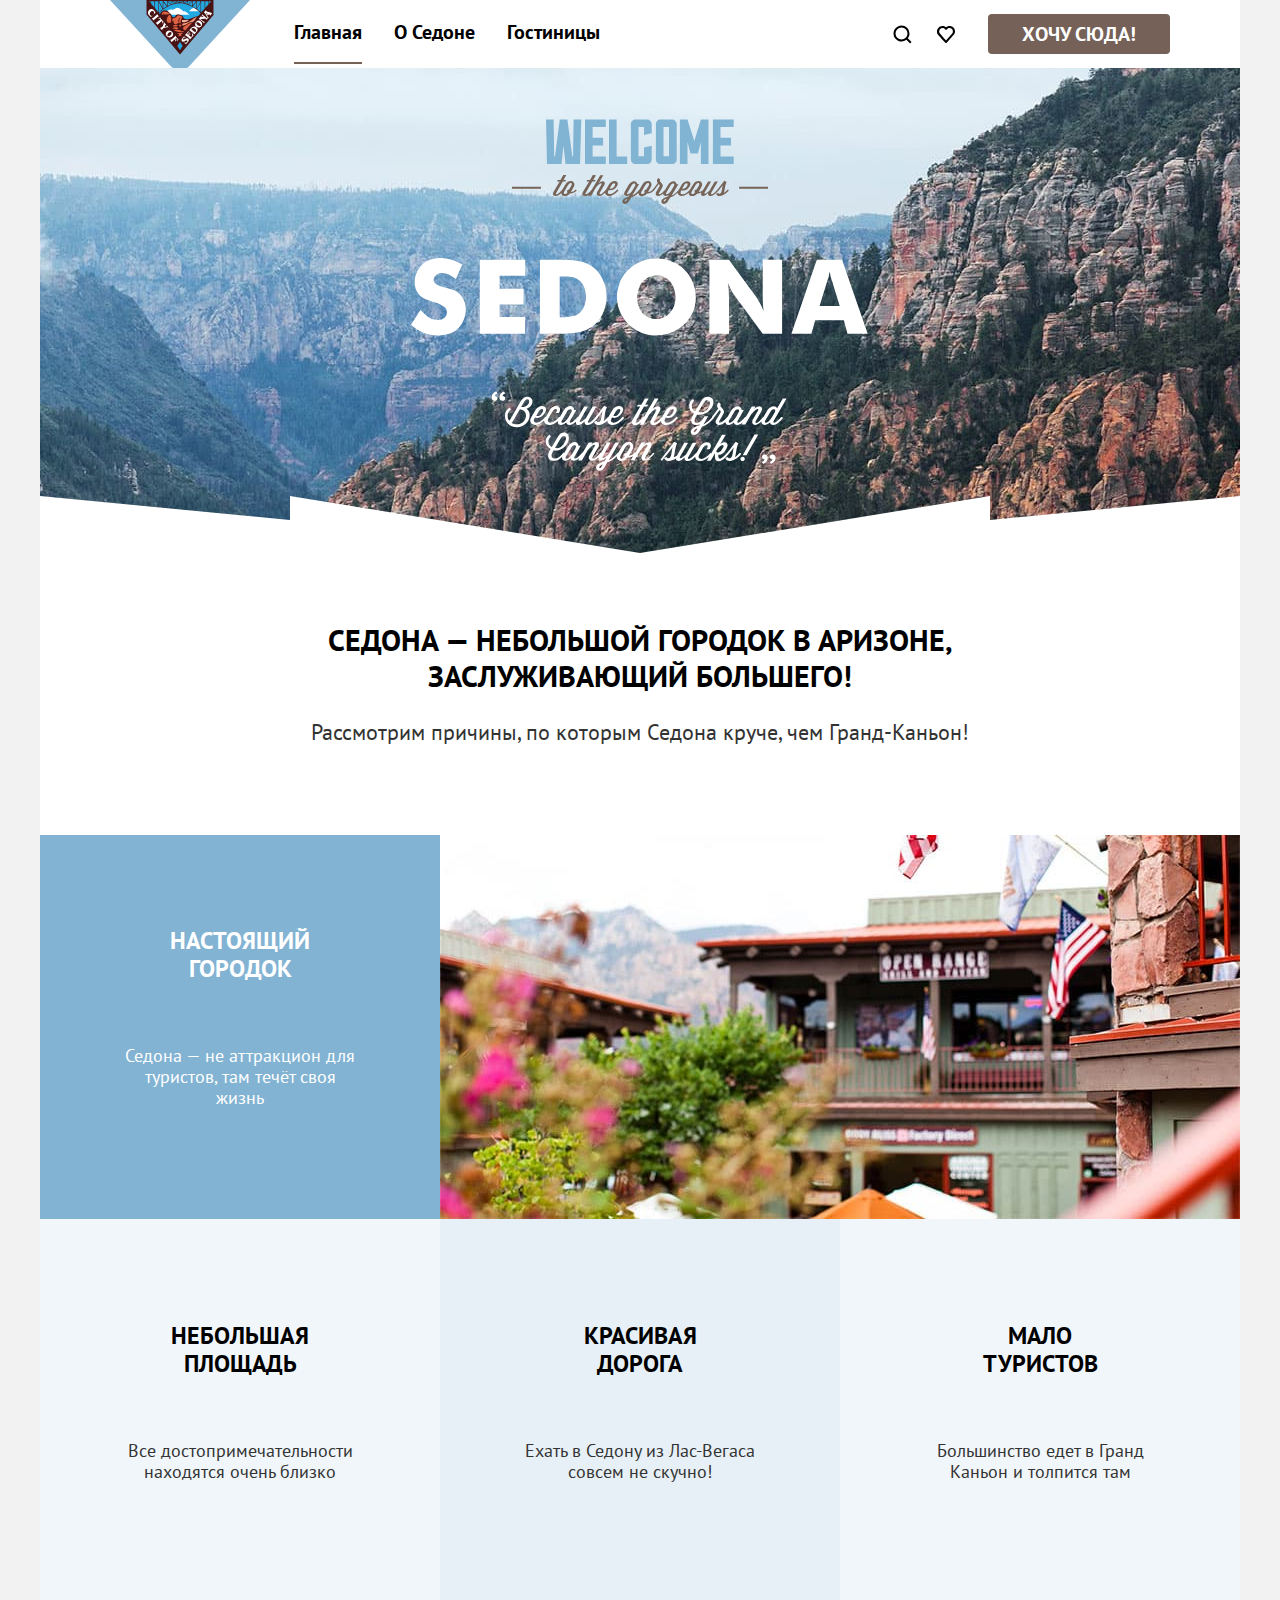
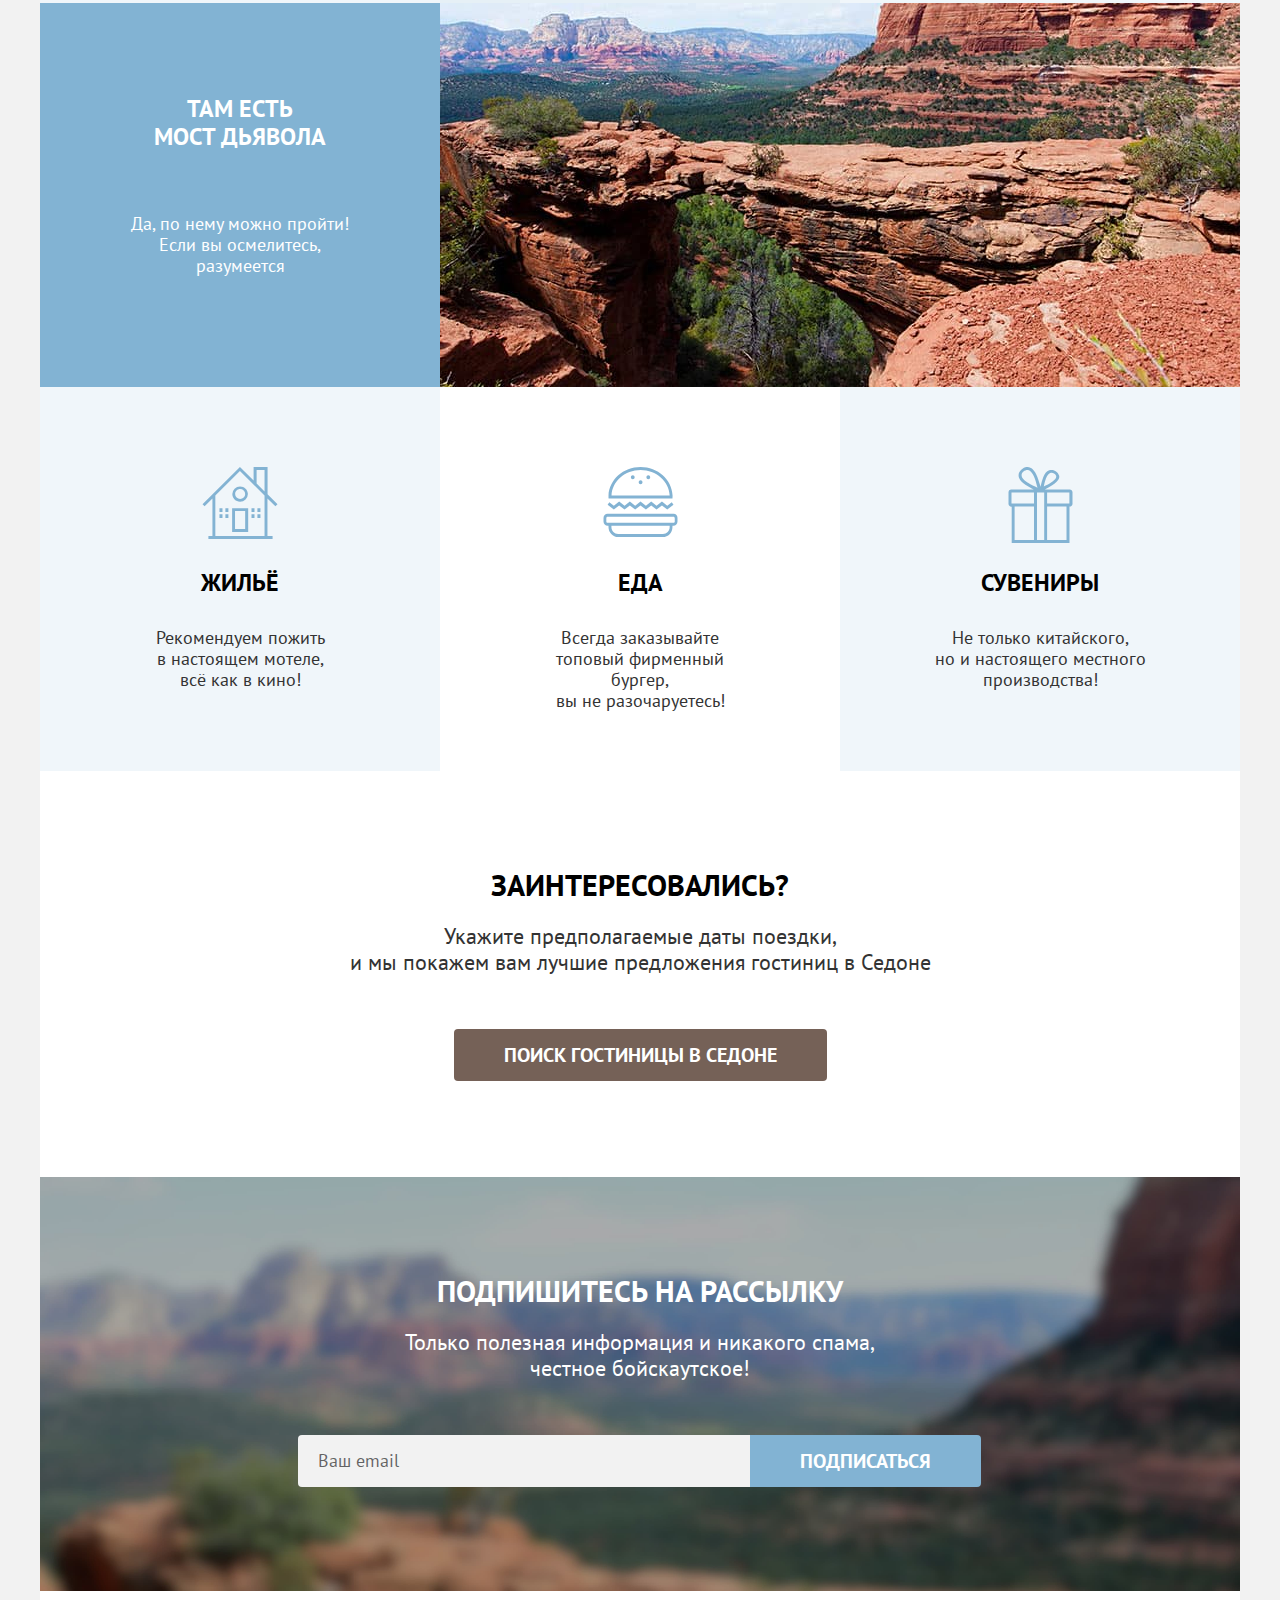
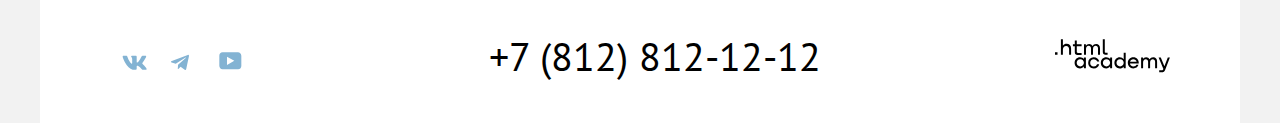
<file: 4/index.html>
<!DOCTYPE html>
<html lang="ru">
  <head>
    <meta charset="utf-8">
    <title>HTML Academy: Седона</title>
    <link rel="stylesheet" href="styles/styles.css">
    <base href="https://htmlacademy-htmlcss.github.io/2156249-sedona-35/4/">
</head>
  <body>
  <div class="container">
    <header class="page-header">
      <a class="logo__link">
        <img class="logo" src="images/header/sedona-logo_header.svg" width="140" height="70" alt="Логотип городка Седона">
      </a>
      <nav class="navigation">
        <ul class="navigation__list">
          <li class="navigation__item">
            <a class="navigation__link navigation__link__current">Главная</a>
          </li>
          <li class="navigation__item">
            <a class="navigation__link" href="#">О Седоне</a>
          </li>
          <li class="navigation__item">
            <a class="navigation__link" href="catalog.html">Гостиницы</a>
          </li>
        </ul>
        <ul class="navigation__list navigation__user">
          <li class="navigation__item">
            <a class="navigation__link navigation__link__icon" href="#">
              <svg class="navigation__icon" aria-hidden="true" focusable="false" width="20" height="20" fill="none" xmlns="http://www.w3.org/2000/svg"><path d="m19.5 18-3.7-3.67c1-1.3 1.7-2.98 1.7-4.87a8 8 0 0 0-8-7.96c-4.4 0-8 3.68-8 8.06a8 8 0 0 0 12.9 6.26l3.7 3.68 1.4-1.5Zm-10-2.48a6 6 0 0 1-6-5.96 6 6 0 0 1 12 0 6 6 0 0 1-6 5.96Z" fill="#000"/></svg>
              <span class="visually-hidden">
              Поиск
              </span>
            </a>
          </li>
          <li class="navigation__item">
            <a class="navigation__link navigation__link__icon" href="#">
              <svg class="navigation__icon" aria-hidden="true" focusable="false" width="18" height="17" fill="none" xmlns="http://www.w3.org/2000/svg"><path d="M8.9 17a.9.9 0 0 1-.8-.4c-5.4-6.1-6.7-7.5-7-7.9A5.4 5.4 0 0 1 5.5 0C6.8 0 8 .5 9 1.3a5.46 5.46 0 0 1 9 4.1c0 1.3-.5 2.5-1.3 3.4l-7 7.9c-.2.2-.4.3-.8.3Zm-6-9.5c.3.4 3.5 4 6.1 6.9l6.2-7c.5-.5.7-1.2.7-2 0-1.8-1.5-3.3-3.3-3.3-1 0-2 .5-2.7 1.3-.3.3-.6.4-.9.4-.3 0-.6-.2-.8-.4-.7-.8-1.7-1.3-2.7-1.3-1.8 0-3.3 1.5-3.3 3.3-.1.9.3 1.6.7 2.1-.1 0-.1 0 0 0Z" fill="#000"/></svg>
              <span class="visually-hidden">
                Избранное
              </span>
            </a>
          </li>
          <li class="navigation__item">
            <a class="navigation__link button button__link" href="#">
              Хочу сюда!
            </a>
          </li>
        </ul>
      </nav>
    </header>

    <main class="main-index container__main">
      <h1 class="visually-hidden">Туристический городок Седона</h1>

      <section class="welcoming">
        <h2 class="visually-hidden">Добро пожаловать в Седону</h2>
        <img class="welcoming__image" src="images/main_index/welcome_banner_main.svg" width="458" height="352" alt="Welcome to the gorgeous Sedona. Because the Grand Canyon sucks!">
      </section>

      <section class="advantages">
        <h2 class="visually-hidden">Преимущества городка Седоны</h2>
        <div class="advantages__wrapper">
        <p class="advantages__slogan">Седона — небольшой городок в Аризоне, <br>
          заслуживающий большего!</p>
        <p class="advantages__text">Рассмотрим причины, по которым Седона круче, чем Гранд-Каньон!</p>
        </div>
        <ul class="advantages__list">
          <li class="advantages__item">
          <div class="advantages__content-wrapper advantages__content-wrapper-blue">
            <h3 class="advantages__title">Настоящий городок</h3>
            <p class="advantages__description">Седона — не аттракцион для туристов, там течёт своя жизнь</p>
          </div>
            <img class="advantages__image" src="images/main_index/sedona-veiw_1_main.jpg" width="800" height="384" alt="Красочный вид на уютные дома Седоны">
            <ul class="advantages__extra-list">
              <li class="advantages__extra-item">
                <h3 class="advantages__extra-title">Небольшая площадь</h3>
                <p class="advantages__extra-description">Все достопримечательности <br> находятся очень близко</p>
              </li>
              <li class="advantages__extra-item">
                <h3 class="advantages__extra-title">Красивая<br>дорога</h3>
                <p class="advantages__extra-description">Ехать в Седону из Лас-Вегаса совсем не скучно!</p>
              </li>
              <li class="advantages__extra-item">
                <h3 class="advantages__extra-title">Мало<br>туристов</h3>
                <p class="advantages__extra-description">Большинство едет в Гранд <br> Каньон и толпится там</p>
              </li>
            </ul>
          </li>
          <li class="advantages__item">
          <div class="advantages__content-wrapper advantages__content-wrapper-blue">
            <h3 class="advantages__title">Там есть <br> мост дьявола</h3>
            <p class="advantages__description">Да, по нему можно пройти! Если вы осмелитесь, разумеется</p>
          </div>
            <img class="advantages__image" src="images/main_index/sedona-view_2_main.jpg" width="800" height="384" alt="Красочный вид на терракотовые скалы">
            <ul class="recommendations__list">
              <li class="recommendations__item">
                <svg class="recommendations__icon" aria-hidden="true" focusable="false" width="76" height="72" fill="none" xmlns="http://www.w3.org/2000/svg"><path d="M30.12 65h16.06V41.2H30.12V65Zm2.91-20.9h10.14v18H33.03v-18Z" fill="#83B3D3"/><path d="m73.4 39.3 2.1-2.1-9.94-9.9V0H51.6v13.6L37.95 0 .5 37.2l2.1 2.1 7.84-7.8v37.6H6.42V72h64.16v-2.9h-5.12V31.5l7.93 7.8ZM62.54 69.1h-49.2V28.5l24.6-24.4 24.6 24.4v40.6Zm0-44.7-7.93-7.9V2.9h7.93v21.5Z" fill="#83B3D3"/><path d="M30.32 27.1c0 4.3 3.51 7.7 7.73 7.7a7.8 7.8 0 0 0 7.83-7.7c0-4.3-3.51-7.7-7.83-7.7a7.72 7.72 0 0 0-7.73 7.7Zm7.83-5a5 5 0 0 1 5.02 4.9c0 2.7-2.2 4.9-5.02 4.9a5 5 0 0 1-5.02-4.9c0-2.7 2.2-4.9 5.02-4.9ZM20.48 41.2h-3.01v3.9h3.01v-3.9ZM26.4 41.2h-3v3.9h3v-3.9ZM20.48 47.2h-3.01v3.9h3.01v-3.9ZM26.4 47.2h-3v3.9h3v-3.9ZM52.5 41.2h-3v3.9h3v-3.9ZM58.43 41.2h-3.01v3.9h3.01v-3.9ZM52.5 47.2h-3v3.9h3v-3.9ZM58.43 47.2h-3.01v3.9h3.01v-3.9Z" fill="#83B3D3"/></svg>
                <h3 class="recommendations__title">Жильё</h3>
                <p class="recommendations__description">Рекомендуем пожить <br> в настоящем мотеле,<br>
                  всё как в кино!</p>
              </li>
              <li class="recommendations__item">
                <svg class="recommendations__icon" aria-hidden="true" focusable="false" width="75" height="70" fill="none" xmlns="http://www.w3.org/2000/svg"><path d="M70.58 46.7H4.6C2.31 46.7.5 48.6.5 51v3.5c0 2.4 1.9 4.3 4.11 4.3h.9v1.1c0 5.5 4.31 10.1 9.63 10.1h44.7c5.32 0 9.63-4.5 9.63-10.1v-1.1h.9c2.31 0 4.12-1.9 4.12-4.3V51a4 4 0 0 0-3.91-4.3Zm-3.91 13.2c0 3.9-3.01 7-6.72 7H15.14c-3.71 0-6.72-3.2-6.72-7v-1.1h58.25v1.1Zm5.1-5.4c0 .7-.6 1.3-1.2 1.3H4.52c-.7 0-1.2-.6-1.2-1.3V51c0-.7.6-1.3 1.2-1.3h65.97c.7 0 1.2.6 1.2 1.3.1 0 .1 3.5.1 3.5ZM16.14 38.4l5.41 4.1 5.32-4.1 5.3 4.1 5.32-4.1 5.42 4.1 5.31-4.1 5.31 4.1 5.42-4.1 5.31 4.1 6.22-4.7-1.7-2.5-4.52 3.4-5.31-4.1-5.42 4.1-5.31-4.1-5.31 4.1-5.42-4.1-5.31 4.1-5.31-4.1-5.32 4.1-5.41-4.1-5.31 4.1-4.52-3.4-1.7 2.5 6.22 4.7 5.3-4.1ZM8.52 31.5h60.95c0-.6.1-1.2.1-1.9v-1.2C68.87 12.7 54.84 0 37.6 0 20.25 0 6.21 12.7 5.51 28.5v1.2c0 .6 0 1.2.1 1.8h2.91ZM37.59 3c15.64 0 28.47 11.3 29.08 25.5H8.52C9.12 14.4 21.95 3 37.59 3Z" fill="#83B3D3"/><path d="M37.6 17.3c1.05 0 1.9-.9 1.9-2s-.85-2-1.9-2c-1.06 0-1.91.9-1.91 2s.85 2 1.9 2ZM29.77 12.2c1.06 0 1.9-.9 1.9-2s-.84-2-1.9-2c-1.05 0-1.9.9-1.9 2s.85 2 1.9 2ZM45.31 12.2c1.05 0 1.9-.9 1.9-2s-.85-2-1.9-2c-1.05 0-1.9.9-1.9 2s.85 2 1.9 2Z" fill="#83B3D3"/></svg>
                <h3 class="recommendations__title">Еда</h3>
                <p class="recommendations__description">Всегда заказывайте <br>
                  топовый фирменный бургер, <br>  вы не разочаруетесь!</p>
              </li>
              <li class="recommendations__item">
                <svg class="recommendations__icon" aria-hidden="true" focusable="false" width="65" height="76" fill="none" xmlns="http://www.w3.org/2000/svg"><path d="M61.6 22.46H36.8c13.8-6.9 14.9-11.3 14.4-13.7-1.2-4.01-5.7-7.01-10-5.41-5.6 2.1-7.1 10.4-8.6 16.41-2-6.1-3.8-13.8-8.2-17.71-1.3-1.1-3.1-2.3-5.8-2-4 .4-9.8 5.4-7.5 11 2.3 5.4 9.7 8.81 14.6 11.51H3.4a2.9 2.9 0 0 0-2.9 2.9v11.31c0 1.6 1.3 2.9 2.9 2.9h.3V76h57.8V39.57h.1c1.6 0 2.9-1.3 2.9-2.9v-11.3c0-1.6-1.3-2.9-2.9-2.9ZM42.9 5.86c2.1-.3 5 1.3 5.3 3.2.4 2.8-3.4 5.3-5.1 6.4-2.5 1.7-4.9 2.6-7.3 4.1.9-3.7 2.5-13 7.1-13.7Zm-22.9 10c-2.2-1.5-6.5-4.4-6.4-7.8.1-3.61 5.7-6.61 8.8-3.91 3.9 3.4 5.7 11.1 7.1 16.61-3.2-1.5-6.3-2.8-9.5-4.9ZM26 73H6.6V39.57H26V73Zm0-36.53H3.5v-11H26v11Zm10.2 0V73H29V25.57h7.2v10.9ZM58.5 73H39.1V39.57h19.4V73Zm2.9-36.53H39.1v-11h22.3v11Z" fill="#83B3D3"/></svg>
                <h3 class="recommendations__title">Сувениры</h3>
                <p class="recommendations__description">Не только китайского,<br>
                  но и настоящего местного <br> производства!</p>
              </li>
            </ul>
          </li>
        </ul>
      </section>

      <section class="accomodation">
        <h2 class="accomodation__title">Заинтересовались?</h2>
        <p class="accomodation__description">Укажите предполагаемые даты поездки, <br> и мы покажем вам лучшие предложения гостиниц в Седоне</p>
        <a class="button button__big__brown accomodation__search" href="#">Поиск гостиницы в Седоне</a>
      </section>

      <section class="subscription">
        <h2 class="subscription__title">Подпишитесь на рассылку</h2>
        <p class="subscription__description">Только полезная информация и никакого спама, честное бойскаутское!</p>
        <form class="subscription__form" action="https://echo.htmlacademy.ru/" method="post">
          <input class="subscription__field" placeholder="Ваш email" type="email" name="subscription-email" required>
          <button class="button button__big__blue subscription__button" type="submit">Подписаться</button>
        </form>
      </section>
    </main>

    <footer class="page-footer">
      <section class="social">
        <h2 class="visually-hidden">Социальные сети</h2>
        <ul class="social__list">
          <li class="social__item">
            <a class="social__link social__link__vk" href="https://vk.com/htmlacademy">
              <svg class="social__icon" aria-hidden="true" focusable="false" width="25" height="15" xmlns="http://www.w3.org/2000/svg">
                <path fill-rule="evenodd" clip-rule="evenodd" d="M24.12 1.8c.16-.54 0-.94-.8-.94H20.7c-.67 0-.98.34-1.15.73 0 0-1.33 3.2-3.22 5.27-.61.6-.9.8-1.23.8-.16 0-.41-.2-.41-.75v-5.1c0-.66-.19-.95-.74-.95H9.82c-.42 0-.67.3-.67.59 0 .62.95.76 1.04 2.51v3.8c0 .83-.15.98-.48.98-.9 0-3.06-3.2-4.34-6.88-.25-.72-.5-1-1.18-1H1.57c-.75 0-.9.34-.9.73 0 .68.89 4.07 4.14 8.55 2.17 3.06 5.23 4.72 8 4.72 1.68 0 1.88-.37 1.88-1v-2.32c0-.74.16-.88.7-.88.38 0 1.05.19 2.6 1.66 1.79 1.75 2.08 2.54 3.08 2.54h2.63c.75 0 1.12-.37.9-1.1-.23-.72-1.08-1.77-2.2-3.02-.62-.71-1.54-1.48-1.82-1.86-.39-.5-.28-.71 0-1.15 0 0 3.2-4.42 3.54-5.93Z"/></svg>
              <span class="visually-hidden">
                Вконтакте
              </span>
            </a>
          </li>
          <li class="social__item">
            <a class="social__link social__link__tme" href="https://t.me/htmlacademy ">
              <svg class="social__icon" aria-hidden="true" focusable="false" width="18" height="16" xmlns="http://www.w3.org/2000/svg">
                <path fill-rule="evenodd" clip-rule="evenodd" d="M16.79.96.84 7.1c-1.09.44-1.08 1.05-.2 1.32l4.1 1.28 9.47-5.98c.44-.27.85-.13.52.17l-7.68 6.93-.28 4.22c.41 0 .6-.2.83-.41l1.99-1.94 4.13 3.06c.77.42 1.31.2 1.5-.71l2.72-12.8c.28-1.1-.43-1.61-1.16-1.28Z"/></svg>
              <span class="visually-hidden">
                Телеграмм
              </span>
            </a>
          </li>
          <li class="social__item">
            <a class="social__link social__link__youtube" href="https://www.youtube.com/user/htmlacademyru">
              <svg class="social__icon" aria-hidden="true" focusable="false" width="23" height="18" xmlns="http://www.w3.org/2000/svg">
                <path fill-rule="evenodd" clip-rule="evenodd" d="M18.94.36H3.51C1.65.36.33 1.95.33 3.76v10.09c0 1.91 1.32 3.5 3.18 3.5h15.65c1.64 0 3.17-1.59 3.17-3.4V3.76c-.22-1.8-1.53-3.4-3.39-3.4ZM7.99 12.89V4.82l7.34 4.04-7.34 4.03Z"/></svg>
              <span class="visually-hidden">
                YouTube
              </span>
            </a>
          </li>
        </ul>
      </section>

      <section class="contacts">
        <h2 class="visually-hidden">Контактный телефон</h2>
        <a class="contacts__phone" href="tel:+78128121212">+7 (812) 812-12-12</a>
      </section>

      <section class="copyright">
        <h2 class="visually-hidden">Разработчик сайта</h2>
        <a class="copyright__link" href="https://htmlacademy.ru/">
          <svg class="copyright__icon" aria-hidden="true" focusable="false" width="115" height="34" xmlns="http://www.w3.org/2000/svg">
            <path d="M0 13.26v2.6h2.5v-2.6H0ZM11.6 4.86c-1.6 0-2.8.7-3.6 1.7h-.1V.36h-2v15.5h2v-5.3c0-2.1 1.3-3.6 3.3-3.6 1.8 0 2.9 1.4 2.9 3.2v5.7h2v-6.1c.1-3-1.8-4.9-4.5-4.9ZM26.6 5.16h-4.8v-3.7h-2v3.8h-1.9v2h1.9v6c0 1.7 1 2.7 2.7 2.7h4.1v-2h-3.7c-.7 0-1.1-.4-1.1-1.1v-5.7h4.8v-2ZM41.1 4.96c-1.6 0-2.9.8-3.5 2.1h-.1c-.6-1.2-1.8-2.1-3.4-2.1-1.4 0-2.5.8-3.1 1.8h-.1v-1.6H29v10.6h2v-5.4c0-2 1-3.5 2.6-3.5 1.5 0 2.4 1 2.4 2.6v6.3h2v-5.6c0-2.4 1.4-3.3 2.6-3.3 1.5 0 2.4 1 2.4 2.6v6.3h2v-6.5c.1-2.5-1.4-4.3-3.9-4.3ZM47.8 13.06c0 1.7 1 2.7 2.8 2.7h2v-2h-1.7c-.7 0-1.1-.4-1.1-1.1V.36h-2v12.7ZM28.9 20.06c-.9-1.1-2.2-1.8-3.9-1.8-3.1 0-5.4 2.3-5.4 5.6s2.3 5.6 5.4 5.6c1.8 0 3-.8 3.8-1.9h.1v1.6h2v-10.6h-2v1.5Zm-3.6 7.4c-2.2 0-3.6-1.6-3.6-3.6s1.4-3.6 3.6-3.6 3.6 1.6 3.6 3.6c0 1.9-1.4 3.6-3.6 3.6ZM44.2 22.36c-.5-2.4-2.6-4.1-5.4-4.1a5.4 5.4 0 0 0-5.6 5.6c0 3.1 2.2 5.6 5.6 5.6 2.8 0 4.9-1.8 5.4-4.2h-2.1a3.4 3.4 0 0 1-3.3 2.3c-2.2 0-3.6-1.6-3.6-3.6s1.4-3.6 3.6-3.6c1.6 0 2.8 1 3.3 2.2h2.1v-.2ZM55.1 20.06c-.9-1.1-2.2-1.8-3.9-1.8-3.1 0-5.4 2.3-5.4 5.6s2.3 5.6 5.4 5.6c1.8 0 3-.8 3.8-1.9h.1v1.6h2v-10.6h-2v1.5Zm-3.6 7.4c-2.2 0-3.6-1.6-3.6-3.6s1.4-3.6 3.6-3.6 3.6 1.6 3.6 3.6c0 1.9-1.5 3.6-3.6 3.6ZM68.7 20.16c-.9-1.1-2.2-1.9-3.9-1.9-3.1 0-5.4 2.3-5.4 5.6s2.2 5.6 5.4 5.6c1.7 0 3-.8 3.8-1.8h.1v1.5h2v-15.4h-2v6.4Zm-3.6 7.3c-2.2 0-3.6-1.6-3.6-3.6s1.4-3.6 3.6-3.6 3.6 1.6 3.6 3.6c-.1 2-1.5 3.6-3.6 3.6ZM78.3 18.26c-3.3 0-5.5 2.5-5.5 5.6 0 3 2.1 5.6 5.5 5.6 2.5 0 4.5-1.3 5.2-3.6h-2.1c-.5 1-1.6 1.6-3 1.6-1.9 0-3.3-1.3-3.4-2.9h8.8c.2-3.6-2-6.3-5.5-6.3Zm0 1.9c1.7 0 3 1 3.3 2.6h-6.5c.3-1.5 1.5-2.6 3.2-2.6ZM98.2 18.26c-1.6 0-2.9.8-3.6 2h-.1c-.6-1.2-1.8-2-3.4-2-1.4 0-2.5.7-3.1 1.8v-1.5h-1.9v10.6h2v-5.4c0-2 1-3.4 2.6-3.5 1.5 0 2.4 1 2.4 2.6v6.3h2v-5.6c0-2.4 1.4-3.3 2.6-3.3 1.5 0 2.4 1 2.4 2.6v6.3h2v-6.5c.1-2.6-1.4-4.4-3.9-4.4ZM109.4 27.36l-3.6-8.9h-2.2l4.8 11.6c-.3.9-.7 1.2-1.7 1.2h-2.5v2h2.5c1.8 0 2.8-.8 3.5-2.6l4.7-12.2h-2.1l-3.4 8.9Z"/></svg>
          <span class="visually-hidden">
            Логотип компании HtmlAcademy
          </span>
        </a>
      </section>
    </footer>
  </div>
  </body>
</html>
</file>
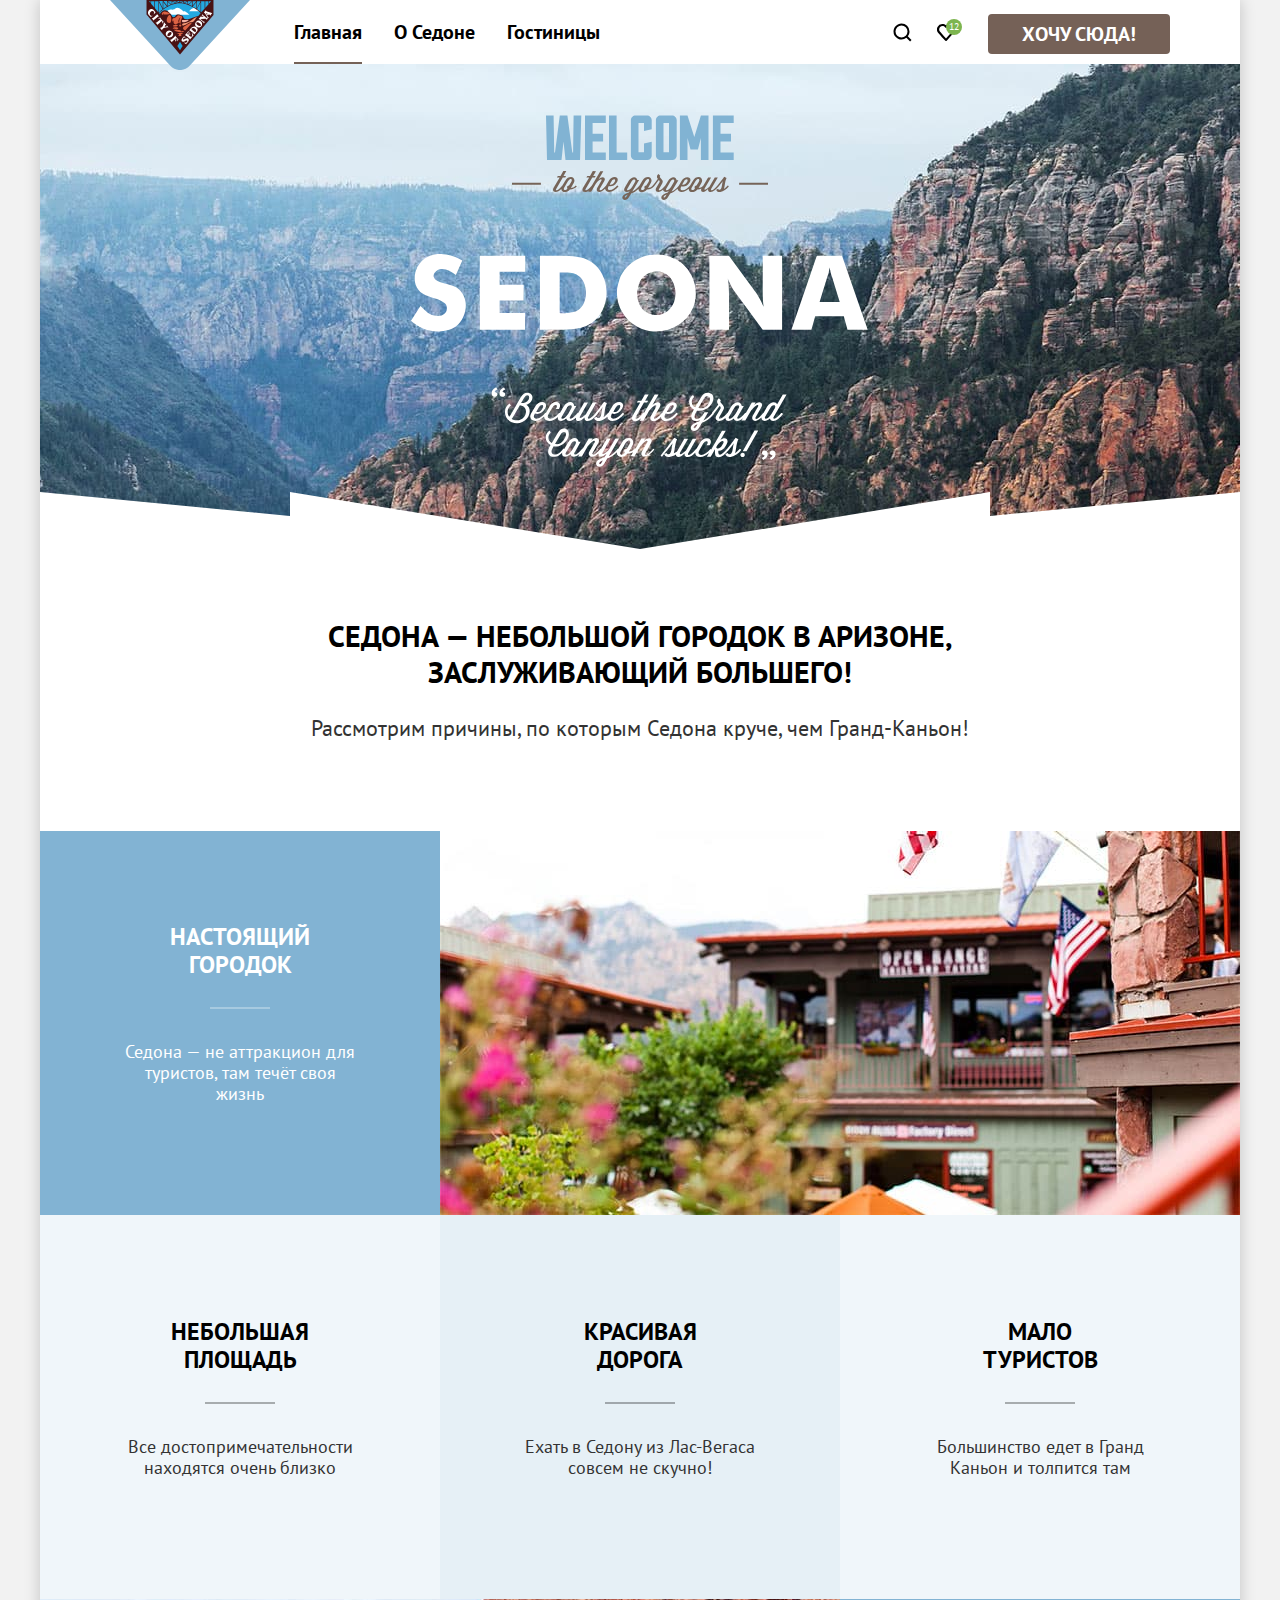
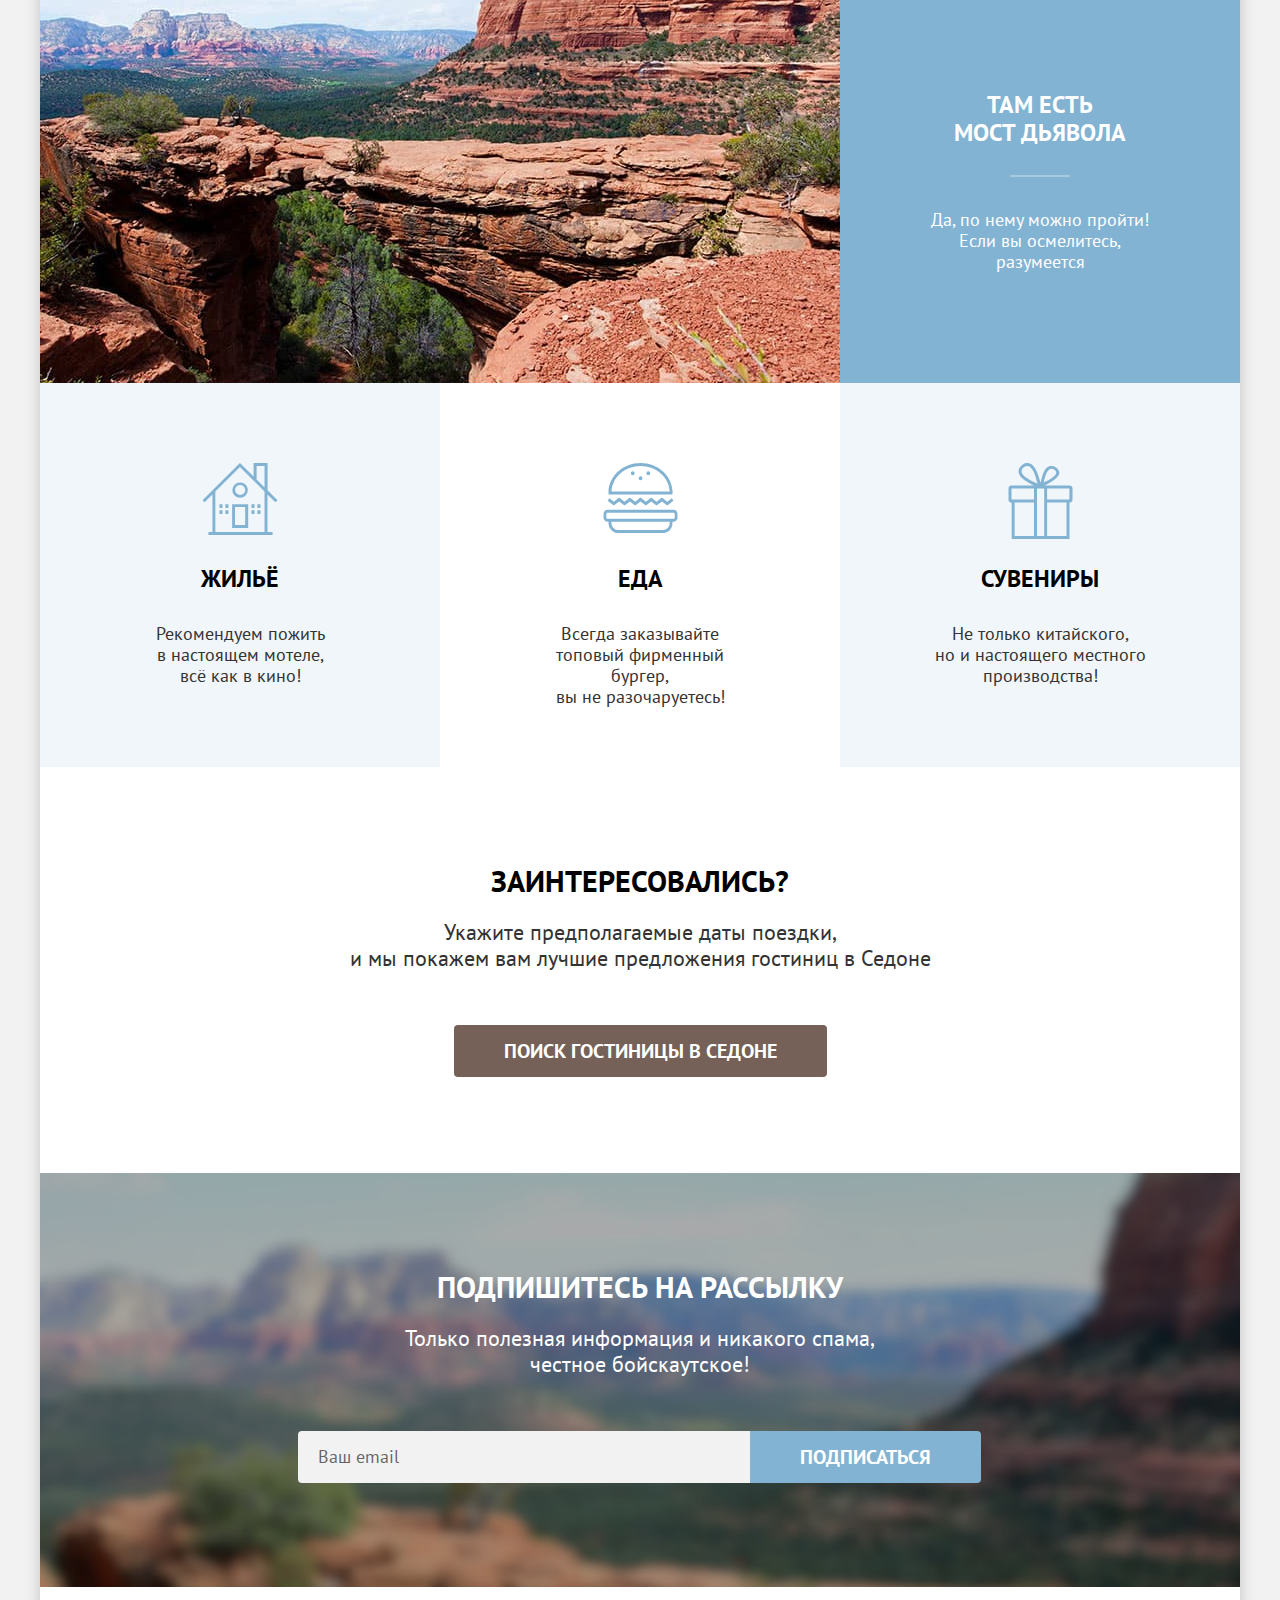
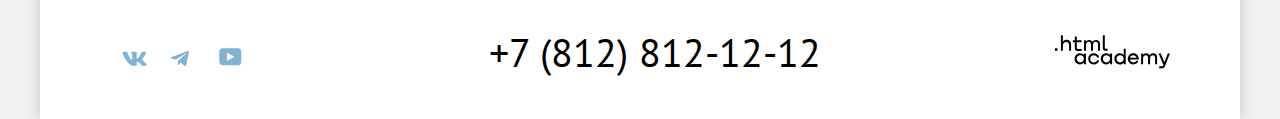
<file: 5/index.html>
<!DOCTYPE html>
<html lang="ru">
  <head>
    <meta charset="utf-8">
    <title>HTML Academy: Седона</title>
    <link rel="stylesheet" href="styles/styles.css">
    <base href="https://htmlacademy-htmlcss.github.io/2156249-sedona-35/5/">
</head>
  <body>
  <div class="container">
    <header class="page-header">
      <a class="logo__link">
        <img class="logo" src="images/header/sedona-logo_header.svg" width="140" height="70" alt="Логотип городка Седона">
      </a>
      <nav class="navigation">
        <ul class="navigation__list">
          <li class="navigation__item">
            <a class="navigation__link navigation__link__current">Главная</a>
          </li>
          <li class="navigation__item">
            <a class="navigation__link" href="#">О Седоне</a>
          </li>
          <li class="navigation__item">
            <a class="navigation__link" href="catalog.html">Гостиницы</a>
          </li>
        </ul>
        <ul class="navigation__list navigation__user">
          <li class="navigation__item">
            <a class="navigation__link navigation__link__icon" href="#">
              <svg class="navigation__icon" aria-hidden="true" focusable="false" width="20" height="20" fill="none" xmlns="http://www.w3.org/2000/svg"><path d="m19.5 18-3.7-3.67c1-1.3 1.7-2.98 1.7-4.87a8 8 0 0 0-8-7.96c-4.4 0-8 3.68-8 8.06a8 8 0 0 0 12.9 6.26l3.7 3.68 1.4-1.5Zm-10-2.48a6 6 0 0 1-6-5.96 6 6 0 0 1 12 0 6 6 0 0 1-6 5.96Z" fill="#000"/></svg>
              <span class="visually-hidden">
              Поиск
              </span>
            </a>
          </li>
          <li class="navigation__item">
            <a class="navigation__link navigation__link__icon" href="#">
              <svg class="navigation__icon" aria-hidden="true" focusable="false" width="18" height="17" fill="none" xmlns="http://www.w3.org/2000/svg"><path d="M8.9 17a.9.9 0 0 1-.8-.4c-5.4-6.1-6.7-7.5-7-7.9A5.4 5.4 0 0 1 5.5 0C6.8 0 8 .5 9 1.3a5.46 5.46 0 0 1 9 4.1c0 1.3-.5 2.5-1.3 3.4l-7 7.9c-.2.2-.4.3-.8.3Zm-6-9.5c.3.4 3.5 4 6.1 6.9l6.2-7c.5-.5.7-1.2.7-2 0-1.8-1.5-3.3-3.3-3.3-1 0-2 .5-2.7 1.3-.3.3-.6.4-.9.4-.3 0-.6-.2-.8-.4-.7-.8-1.7-1.3-2.7-1.3-1.8 0-3.3 1.5-3.3 3.3-.1.9.3 1.6.7 2.1-.1 0-.1 0 0 0Z" fill="#000"/></svg>
              <span class="likes-number">12</span>
              <span class="visually-hidden">
                Избранное
              </span>
            </a>
          </li>
          <li class="navigation__item">
            <a class="navigation__link button button__link" href="#">
              Хочу сюда!
            </a>
          </li>
        </ul>
      </nav>
    </header>

    <main class="main-index container__main">
      <h1 class="visually-hidden">Туристический городок Седона</h1>

      <section class="welcoming">
        <h2 class="visually-hidden">Добро пожаловать в Седону</h2>
        <img class="welcoming__image" src="images/main_index/welcome_banner_main.svg" width="458" height="352" alt="Welcome to the gorgeous Sedona. Because the Grand Canyon sucks!">
      </section>

      <section class="advantages">
        <h2 class="visually-hidden">Преимущества городка Седоны</h2>
        <div class="advantages__wrapper">
        <p class="advantages__slogan">Седона — небольшой городок в Аризоне, <br>
          заслуживающий большего!</p>
        <p class="advantages__text">Рассмотрим причины, по которым Седона круче, чем Гранд-Каньон!</p>
        </div>
        <ul class="advantages__list">
          <li class="advantages__item">
          <div class="advantages__content-wrapper advantages__content-wrapper-blue">
            <h3 class="advantages__title">Настоящий городок</h3>
            <p class="advantages__description">Седона — не аттракцион для туристов, там течёт своя жизнь</p>
          </div>
            <img class="advantages__image" src="images/main_index/sedona-veiw_1_main.jpg" width="800" height="384" alt="Красочный вид на уютные дома Седоны">
            <ul class="advantages__extra-list">
              <li class="advantages__extra-item">
                <h3 class="advantages__extra-title">Небольшая площадь</h3>
                <p class="advantages__extra-description">Все достопримечательности <br> находятся очень близко</p>
              </li>
              <li class="advantages__extra-item">
                <h3 class="advantages__extra-title">Красивая<br>дорога</h3>
                <p class="advantages__extra-description">Ехать в Седону из Лас-Вегаса совсем не скучно!</p>
              </li>
              <li class="advantages__extra-item">
                <h3 class="advantages__extra-title">Мало<br>туристов</h3>
                <p class="advantages__extra-description">Большинство едет в Гранд <br> Каньон и толпится там</p>
              </li>
            </ul>
          </li>
          <li class="advantages__item">
          <div class="advantages__content-wrapper advantages__content-wrapper-blue">
            <h3 class="advantages__title">Там есть <br> мост дьявола</h3>
            <p class="advantages__description">Да, по нему можно пройти! Если вы осмелитесь, разумеется</p>
          </div>
            <img class="advantages__image advantages__image__second" src="images/main_index/sedona-view_2_main.jpg" width="800" height="384" alt="Красочный вид на терракотовые скалы">
            <ul class="recommendations__list">
              <li class="recommendations__item">
                <svg class="recommendations__icon" aria-hidden="true" focusable="false" width="76" height="72" fill="none" xmlns="http://www.w3.org/2000/svg"><path d="M30.12 65h16.06V41.2H30.12V65Zm2.91-20.9h10.14v18H33.03v-18Z" fill="#83B3D3"/><path d="m73.4 39.3 2.1-2.1-9.94-9.9V0H51.6v13.6L37.95 0 .5 37.2l2.1 2.1 7.84-7.8v37.6H6.42V72h64.16v-2.9h-5.12V31.5l7.93 7.8ZM62.54 69.1h-49.2V28.5l24.6-24.4 24.6 24.4v40.6Zm0-44.7-7.93-7.9V2.9h7.93v21.5Z" fill="#83B3D3"/><path d="M30.32 27.1c0 4.3 3.51 7.7 7.73 7.7a7.8 7.8 0 0 0 7.83-7.7c0-4.3-3.51-7.7-7.83-7.7a7.72 7.72 0 0 0-7.73 7.7Zm7.83-5a5 5 0 0 1 5.02 4.9c0 2.7-2.2 4.9-5.02 4.9a5 5 0 0 1-5.02-4.9c0-2.7 2.2-4.9 5.02-4.9ZM20.48 41.2h-3.01v3.9h3.01v-3.9ZM26.4 41.2h-3v3.9h3v-3.9ZM20.48 47.2h-3.01v3.9h3.01v-3.9ZM26.4 47.2h-3v3.9h3v-3.9ZM52.5 41.2h-3v3.9h3v-3.9ZM58.43 41.2h-3.01v3.9h3.01v-3.9ZM52.5 47.2h-3v3.9h3v-3.9ZM58.43 47.2h-3.01v3.9h3.01v-3.9Z" fill="#83B3D3"/></svg>
                <h3 class="recommendations__title">Жильё</h3>
                <p class="recommendations__description">Рекомендуем пожить <br> в настоящем мотеле,<br>
                  всё как в кино!</p>
              </li>
              <li class="recommendations__item">
                <svg class="recommendations__icon" aria-hidden="true" focusable="false" width="75" height="70" fill="none" xmlns="http://www.w3.org/2000/svg"><path d="M70.58 46.7H4.6C2.31 46.7.5 48.6.5 51v3.5c0 2.4 1.9 4.3 4.11 4.3h.9v1.1c0 5.5 4.31 10.1 9.63 10.1h44.7c5.32 0 9.63-4.5 9.63-10.1v-1.1h.9c2.31 0 4.12-1.9 4.12-4.3V51a4 4 0 0 0-3.91-4.3Zm-3.91 13.2c0 3.9-3.01 7-6.72 7H15.14c-3.71 0-6.72-3.2-6.72-7v-1.1h58.25v1.1Zm5.1-5.4c0 .7-.6 1.3-1.2 1.3H4.52c-.7 0-1.2-.6-1.2-1.3V51c0-.7.6-1.3 1.2-1.3h65.97c.7 0 1.2.6 1.2 1.3.1 0 .1 3.5.1 3.5ZM16.14 38.4l5.41 4.1 5.32-4.1 5.3 4.1 5.32-4.1 5.42 4.1 5.31-4.1 5.31 4.1 5.42-4.1 5.31 4.1 6.22-4.7-1.7-2.5-4.52 3.4-5.31-4.1-5.42 4.1-5.31-4.1-5.31 4.1-5.42-4.1-5.31 4.1-5.31-4.1-5.32 4.1-5.41-4.1-5.31 4.1-4.52-3.4-1.7 2.5 6.22 4.7 5.3-4.1ZM8.52 31.5h60.95c0-.6.1-1.2.1-1.9v-1.2C68.87 12.7 54.84 0 37.6 0 20.25 0 6.21 12.7 5.51 28.5v1.2c0 .6 0 1.2.1 1.8h2.91ZM37.59 3c15.64 0 28.47 11.3 29.08 25.5H8.52C9.12 14.4 21.95 3 37.59 3Z" fill="#83B3D3"/><path d="M37.6 17.3c1.05 0 1.9-.9 1.9-2s-.85-2-1.9-2c-1.06 0-1.91.9-1.91 2s.85 2 1.9 2ZM29.77 12.2c1.06 0 1.9-.9 1.9-2s-.84-2-1.9-2c-1.05 0-1.9.9-1.9 2s.85 2 1.9 2ZM45.31 12.2c1.05 0 1.9-.9 1.9-2s-.85-2-1.9-2c-1.05 0-1.9.9-1.9 2s.85 2 1.9 2Z" fill="#83B3D3"/></svg>
                <h3 class="recommendations__title">Еда</h3>
                <p class="recommendations__description">Всегда заказывайте <br>
                  топовый фирменный бургер, <br>  вы не разочаруетесь!</p>
              </li>
              <li class="recommendations__item">
                <svg class="recommendations__icon" aria-hidden="true" focusable="false" width="65" height="76" fill="none" xmlns="http://www.w3.org/2000/svg"><path d="M61.6 22.46H36.8c13.8-6.9 14.9-11.3 14.4-13.7-1.2-4.01-5.7-7.01-10-5.41-5.6 2.1-7.1 10.4-8.6 16.41-2-6.1-3.8-13.8-8.2-17.71-1.3-1.1-3.1-2.3-5.8-2-4 .4-9.8 5.4-7.5 11 2.3 5.4 9.7 8.81 14.6 11.51H3.4a2.9 2.9 0 0 0-2.9 2.9v11.31c0 1.6 1.3 2.9 2.9 2.9h.3V76h57.8V39.57h.1c1.6 0 2.9-1.3 2.9-2.9v-11.3c0-1.6-1.3-2.9-2.9-2.9ZM42.9 5.86c2.1-.3 5 1.3 5.3 3.2.4 2.8-3.4 5.3-5.1 6.4-2.5 1.7-4.9 2.6-7.3 4.1.9-3.7 2.5-13 7.1-13.7Zm-22.9 10c-2.2-1.5-6.5-4.4-6.4-7.8.1-3.61 5.7-6.61 8.8-3.91 3.9 3.4 5.7 11.1 7.1 16.61-3.2-1.5-6.3-2.8-9.5-4.9ZM26 73H6.6V39.57H26V73Zm0-36.53H3.5v-11H26v11Zm10.2 0V73H29V25.57h7.2v10.9ZM58.5 73H39.1V39.57h19.4V73Zm2.9-36.53H39.1v-11h22.3v11Z" fill="#83B3D3"/></svg>
                <h3 class="recommendations__title">Сувениры</h3>
                <p class="recommendations__description">Не только китайского,<br>
                  но и настоящего местного <br> производства!</p>
              </li>
            </ul>
          </li>
        </ul>
      </section>

      <section class="accomodation">
        <h2 class="accomodation__title">Заинтересовались?</h2>
        <p class="accomodation__description">Укажите предполагаемые даты поездки, <br> и мы покажем вам лучшие предложения гостиниц в Седоне</p>
        <a class="button button__big__brown accomodation__search" href="#">Поиск гостиницы в Седоне</a>
      </section>

      <section class="subscription">
        <h2 class="subscription__title">Подпишитесь на рассылку</h2>
        <p class="subscription__description">Только полезная информация и никакого спама, честное бойскаутское!</p>
        <form class="subscription__form" action="https://echo.htmlacademy.ru/" method="post">
          <input class="subscription__field" placeholder="Ваш email" type="email" name="subscription-email" required>
          <button class="button button__big__blue subscription__button" type="submit">Подписаться</button>
        </form>
      </section>
    </main>

    <footer class="page-footer">
      <section class="social">
        <h2 class="visually-hidden">Социальные сети</h2>
        <ul class="social__list">
          <li class="social__item">
            <a class="social__link social__link__vk" href="https://vk.com/htmlacademy">
              <svg class="social__icon" aria-hidden="true" focusable="false" width="25" height="15" xmlns="http://www.w3.org/2000/svg">
                <path fill-rule="evenodd" clip-rule="evenodd" d="M24.12 1.8c.16-.54 0-.94-.8-.94H20.7c-.67 0-.98.34-1.15.73 0 0-1.33 3.2-3.22 5.27-.61.6-.9.8-1.23.8-.16 0-.41-.2-.41-.75v-5.1c0-.66-.19-.95-.74-.95H9.82c-.42 0-.67.3-.67.59 0 .62.95.76 1.04 2.51v3.8c0 .83-.15.98-.48.98-.9 0-3.06-3.2-4.34-6.88-.25-.72-.5-1-1.18-1H1.57c-.75 0-.9.34-.9.73 0 .68.89 4.07 4.14 8.55 2.17 3.06 5.23 4.72 8 4.72 1.68 0 1.88-.37 1.88-1v-2.32c0-.74.16-.88.7-.88.38 0 1.05.19 2.6 1.66 1.79 1.75 2.08 2.54 3.08 2.54h2.63c.75 0 1.12-.37.9-1.1-.23-.72-1.08-1.77-2.2-3.02-.62-.71-1.54-1.48-1.82-1.86-.39-.5-.28-.71 0-1.15 0 0 3.2-4.42 3.54-5.93Z"/></svg>
              <span class="visually-hidden">
                Вконтакте
              </span>
            </a>
          </li>
          <li class="social__item">
            <a class="social__link social__link__tme" href="https://t.me/htmlacademy ">
              <svg class="social__icon" aria-hidden="true" focusable="false" width="18" height="16" xmlns="http://www.w3.org/2000/svg">
                <path fill-rule="evenodd" clip-rule="evenodd" d="M16.79.96.84 7.1c-1.09.44-1.08 1.05-.2 1.32l4.1 1.28 9.47-5.98c.44-.27.85-.13.52.17l-7.68 6.93-.28 4.22c.41 0 .6-.2.83-.41l1.99-1.94 4.13 3.06c.77.42 1.31.2 1.5-.71l2.72-12.8c.28-1.1-.43-1.61-1.16-1.28Z"/></svg>
              <span class="visually-hidden">
                Телеграмм
              </span>
            </a>
          </li>
          <li class="social__item">
            <a class="social__link social__link__youtube" href="https://www.youtube.com/user/htmlacademyru">
              <svg class="social__icon" aria-hidden="true" focusable="false" width="23" height="18" xmlns="http://www.w3.org/2000/svg">
                <path fill-rule="evenodd" clip-rule="evenodd" d="M18.94.36H3.51C1.65.36.33 1.95.33 3.76v10.09c0 1.91 1.32 3.5 3.18 3.5h15.65c1.64 0 3.17-1.59 3.17-3.4V3.76c-.22-1.8-1.53-3.4-3.39-3.4ZM7.99 12.89V4.82l7.34 4.04-7.34 4.03Z"/></svg>
              <span class="visually-hidden">
                YouTube
              </span>
            </a>
          </li>
        </ul>
      </section>

      <section class="contacts">
        <h2 class="visually-hidden">Контактный телефон</h2>
        <a class="contacts__phone" href="tel:+78128121212">+7 (812) 812-12-12</a>
      </section>

      <section class="copyright">
        <h2 class="visually-hidden">Разработчик сайта</h2>
        <a class="copyright__link" href="https://htmlacademy.ru/">
          <svg class="copyright__icon" aria-hidden="true" focusable="false" width="115" height="34" xmlns="http://www.w3.org/2000/svg">
            <path d="M0 13.26v2.6h2.5v-2.6H0ZM11.6 4.86c-1.6 0-2.8.7-3.6 1.7h-.1V.36h-2v15.5h2v-5.3c0-2.1 1.3-3.6 3.3-3.6 1.8 0 2.9 1.4 2.9 3.2v5.7h2v-6.1c.1-3-1.8-4.9-4.5-4.9ZM26.6 5.16h-4.8v-3.7h-2v3.8h-1.9v2h1.9v6c0 1.7 1 2.7 2.7 2.7h4.1v-2h-3.7c-.7 0-1.1-.4-1.1-1.1v-5.7h4.8v-2ZM41.1 4.96c-1.6 0-2.9.8-3.5 2.1h-.1c-.6-1.2-1.8-2.1-3.4-2.1-1.4 0-2.5.8-3.1 1.8h-.1v-1.6H29v10.6h2v-5.4c0-2 1-3.5 2.6-3.5 1.5 0 2.4 1 2.4 2.6v6.3h2v-5.6c0-2.4 1.4-3.3 2.6-3.3 1.5 0 2.4 1 2.4 2.6v6.3h2v-6.5c.1-2.5-1.4-4.3-3.9-4.3ZM47.8 13.06c0 1.7 1 2.7 2.8 2.7h2v-2h-1.7c-.7 0-1.1-.4-1.1-1.1V.36h-2v12.7ZM28.9 20.06c-.9-1.1-2.2-1.8-3.9-1.8-3.1 0-5.4 2.3-5.4 5.6s2.3 5.6 5.4 5.6c1.8 0 3-.8 3.8-1.9h.1v1.6h2v-10.6h-2v1.5Zm-3.6 7.4c-2.2 0-3.6-1.6-3.6-3.6s1.4-3.6 3.6-3.6 3.6 1.6 3.6 3.6c0 1.9-1.4 3.6-3.6 3.6ZM44.2 22.36c-.5-2.4-2.6-4.1-5.4-4.1a5.4 5.4 0 0 0-5.6 5.6c0 3.1 2.2 5.6 5.6 5.6 2.8 0 4.9-1.8 5.4-4.2h-2.1a3.4 3.4 0 0 1-3.3 2.3c-2.2 0-3.6-1.6-3.6-3.6s1.4-3.6 3.6-3.6c1.6 0 2.8 1 3.3 2.2h2.1v-.2ZM55.1 20.06c-.9-1.1-2.2-1.8-3.9-1.8-3.1 0-5.4 2.3-5.4 5.6s2.3 5.6 5.4 5.6c1.8 0 3-.8 3.8-1.9h.1v1.6h2v-10.6h-2v1.5Zm-3.6 7.4c-2.2 0-3.6-1.6-3.6-3.6s1.4-3.6 3.6-3.6 3.6 1.6 3.6 3.6c0 1.9-1.5 3.6-3.6 3.6ZM68.7 20.16c-.9-1.1-2.2-1.9-3.9-1.9-3.1 0-5.4 2.3-5.4 5.6s2.2 5.6 5.4 5.6c1.7 0 3-.8 3.8-1.8h.1v1.5h2v-15.4h-2v6.4Zm-3.6 7.3c-2.2 0-3.6-1.6-3.6-3.6s1.4-3.6 3.6-3.6 3.6 1.6 3.6 3.6c-.1 2-1.5 3.6-3.6 3.6ZM78.3 18.26c-3.3 0-5.5 2.5-5.5 5.6 0 3 2.1 5.6 5.5 5.6 2.5 0 4.5-1.3 5.2-3.6h-2.1c-.5 1-1.6 1.6-3 1.6-1.9 0-3.3-1.3-3.4-2.9h8.8c.2-3.6-2-6.3-5.5-6.3Zm0 1.9c1.7 0 3 1 3.3 2.6h-6.5c.3-1.5 1.5-2.6 3.2-2.6ZM98.2 18.26c-1.6 0-2.9.8-3.6 2h-.1c-.6-1.2-1.8-2-3.4-2-1.4 0-2.5.7-3.1 1.8v-1.5h-1.9v10.6h2v-5.4c0-2 1-3.4 2.6-3.5 1.5 0 2.4 1 2.4 2.6v6.3h2v-5.6c0-2.4 1.4-3.3 2.6-3.3 1.5 0 2.4 1 2.4 2.6v6.3h2v-6.5c.1-2.6-1.4-4.4-3.9-4.4ZM109.4 27.36l-3.6-8.9h-2.2l4.8 11.6c-.3.9-.7 1.2-1.7 1.2h-2.5v2h2.5c1.8 0 2.8-.8 3.5-2.6l4.7-12.2h-2.1l-3.4 8.9Z"/></svg>
          <span class="visually-hidden">
            Логотип компании HtmlAcademy
          </span>
        </a>
      </section>
    </footer>
  </div>

  <div class="modal__container modal__container__close">
    <div class="modal modal__search">
        <button class="modal__close-button">
            <span class="visually-hidden">Закрыть</span>
        </button>
        <section class="modal__content">
          <h2 class="modal__title">Поиск гостиницы в Седоне</h2>
          <form class="modal__form" action="https://echo.htmlacademy.ru" method="post">
            <label class="modal__label" for="check-in-date">Дата Заезда:</label>
            <input class="modal__input check-in__input" id="check-in-date" type="text" placeholder="27 апреля 2020">
            <svg class="modal__date-icon" aria-hidden="true" focusable="false" xmlns="http://www.w3.org/2000/svg" width="20" height="20" fill="none" viewBox="0 0 20 20"><g fill="#000" opacity=".3"><path d="M7.75 12c.3 0 .5-.2.5-.5s-.2-.5-.5-.5-.5.2-.5.5.2.5.5.5Z"/><path d="M17 4h-2V2h-1v2H6V2H5v2H3c-.6 0-1 .4-1 1v11c0 .5.4 1 1 1h14c.5 0 1-.5 1-1V5c0-.6-.5-1-1-1Zm0 12H3V9h14v7ZM3 8V5h2v2h1V5h8v2h1V5h2v3H3Z"/><path d="M10 12c.3 0 .5-.2.5-.5s-.2-.5-.5-.5-.5.2-.5.5.2.5.5.5ZM12.25 12c.3 0 .5-.2.5-.5s-.2-.5-.5-.5-.5.2-.5.5.2.5.5.5ZM7.75 13c-.3 0-.5.2-.5.5s.2.5.5.5.5-.2.5-.5-.2-.5-.5-.5ZM5.5 12c.3 0 .5-.2.5-.5s-.2-.5-.5-.5-.5.2-.5.5.2.5.5.5ZM5.5 13c-.3 0-.5.2-.5.5s.2.5.5.5.5-.2.5-.5-.2-.5-.5-.5ZM10 13c-.3 0-.5.2-.5.5s.2.5.5.5.5-.2.5-.5-.2-.5-.5-.5ZM12.25 13c-.3 0-.5.2-.5.5s.2.5.5.5.5-.2.5-.5-.2-.5-.5-.5ZM14.5 12c.3 0 .5-.2.5-.5s-.2-.5-.5-.5-.5.2-.5.5.2.5.5.5ZM14.5 13c-.3 0-.5.2-.5.5s.2.5.5.5.5-.2.5-.5-.2-.5-.5-.5Z"/></g></svg>
            <span class="modal__extra-information__negative">Мы не можем отправить вас в прошлое.</span>

            <label class="modal__label" for="check-out-date">Дата Заезда:</label>
            <input class="modal__input check-out__input" id="check-out-date" type="text" placeholder="1 сентября 2023">

            <svg class="modal__date-icon__check-out" aria-hidden="true" focusable="false" xmlns="http://www.w3.org/2000/svg" width="20" height="20" fill="none" viewBox="0 0 20 20"><g fill="#000" opacity=".3"><path d="M7.75 12c.3 0 .5-.2.5-.5s-.2-.5-.5-.5-.5.2-.5.5.2.5.5.5Z"/><path d="M17 4h-2V2h-1v2H6V2H5v2H3c-.6 0-1 .4-1 1v11c0 .5.4 1 1 1h14c.5 0 1-.5 1-1V5c0-.6-.5-1-1-1Zm0 12H3V9h14v7ZM3 8V5h2v2h1V5h8v2h1V5h2v3H3Z"/><path d="M10 12c.3 0 .5-.2.5-.5s-.2-.5-.5-.5-.5.2-.5.5.2.5.5.5ZM12.25 12c.3 0 .5-.2.5-.5s-.2-.5-.5-.5-.5.2-.5.5.2.5.5.5ZM7.75 13c-.3 0-.5.2-.5.5s.2.5.5.5.5-.2.5-.5-.2-.5-.5-.5ZM5.5 12c.3 0 .5-.2.5-.5s-.2-.5-.5-.5-.5.2-.5.5.2.5.5.5ZM5.5 13c-.3 0-.5.2-.5.5s.2.5.5.5.5-.2.5-.5-.2-.5-.5-.5ZM10 13c-.3 0-.5.2-.5.5s.2.5.5.5.5-.2.5-.5-.2-.5-.5-.5ZM12.25 13c-.3 0-.5.2-.5.5s.2.5.5.5.5-.2.5-.5-.2-.5-.5-.5ZM14.5 12c.3 0 .5-.2.5-.5s-.2-.5-.5-.5-.5.2-.5.5.2.5.5.5ZM14.5 13c-.3 0-.5.2-.5.5s.2.5.5.5.5-.2.5-.5-.2-.5-.5-.5Z"/></g></svg><span class="modal__extra-information__positive">На эти даты есть свободные номера. Пока есть.</span>

            <label class="modal__label" for="adults">Взрослые:</label>
            <input class="adults__input" id="adults" type="text">
            <svg class="modal__button-minus" aria-hidden="true" focusable="false" xmlns="http://www.w3.org/2000/svg" width="20" height="20" fill="none" viewBox="0 0 20 20"><path fill="#756157" fill-opacity=".3" d="M3 9v2h14V9H3Z"/></svg>
            <svg class="modal__button-plus" aria-hidden="true" focusable="false" xmlns="http://www.w3.org/2000/svg" width="20" height="20" fill="none" viewBox="0 0 20 20"><path fill="#756157" fill-opacity=".3" d="M17 9h-6V3H9v6H3v2h6v6h2v-6h6V9Z"/></svg>

            <label class="modal__label modal__label__children" for="children">Дети:</label>
            <span class="modal__info">!</span>
            <span class="modal__info-text">Укажите количество детей,<br>
              которые будут с вами, возраст<br>
              которых от 6 до 18 лет. Дети<br>
              до 6 лет размещаются<br>
              бесплатно.</span>
            <input class="children__input" id="children" type="text">
            <svg class="modal__button-minus__children" aria-hidden="true" focusable="false" xmlns="http://www.w3.org/2000/svg" width="20" height="20" fill="none" viewBox="0 0 20 20"><path fill="#756157" fill-opacity=".3" d="M3 9v2h14V9H3Z"/></svg>
            <svg class="modal__button-plus__children" aria-hidden="true" focusable="false" xmlns="http://www.w3.org/2000/svg" width="20" height="20" fill="none" viewBox="0 0 20 20"><path fill="#756157" fill-opacity=".3" d="M17 9h-6V3H9v6H3v2h6v6h2v-6h6V9Z"/></svg>

            <button class="button modal__search-button">Найти</button>
          </form>
        </section>
    </div>
  </div>
  </body>
</html>
</file>
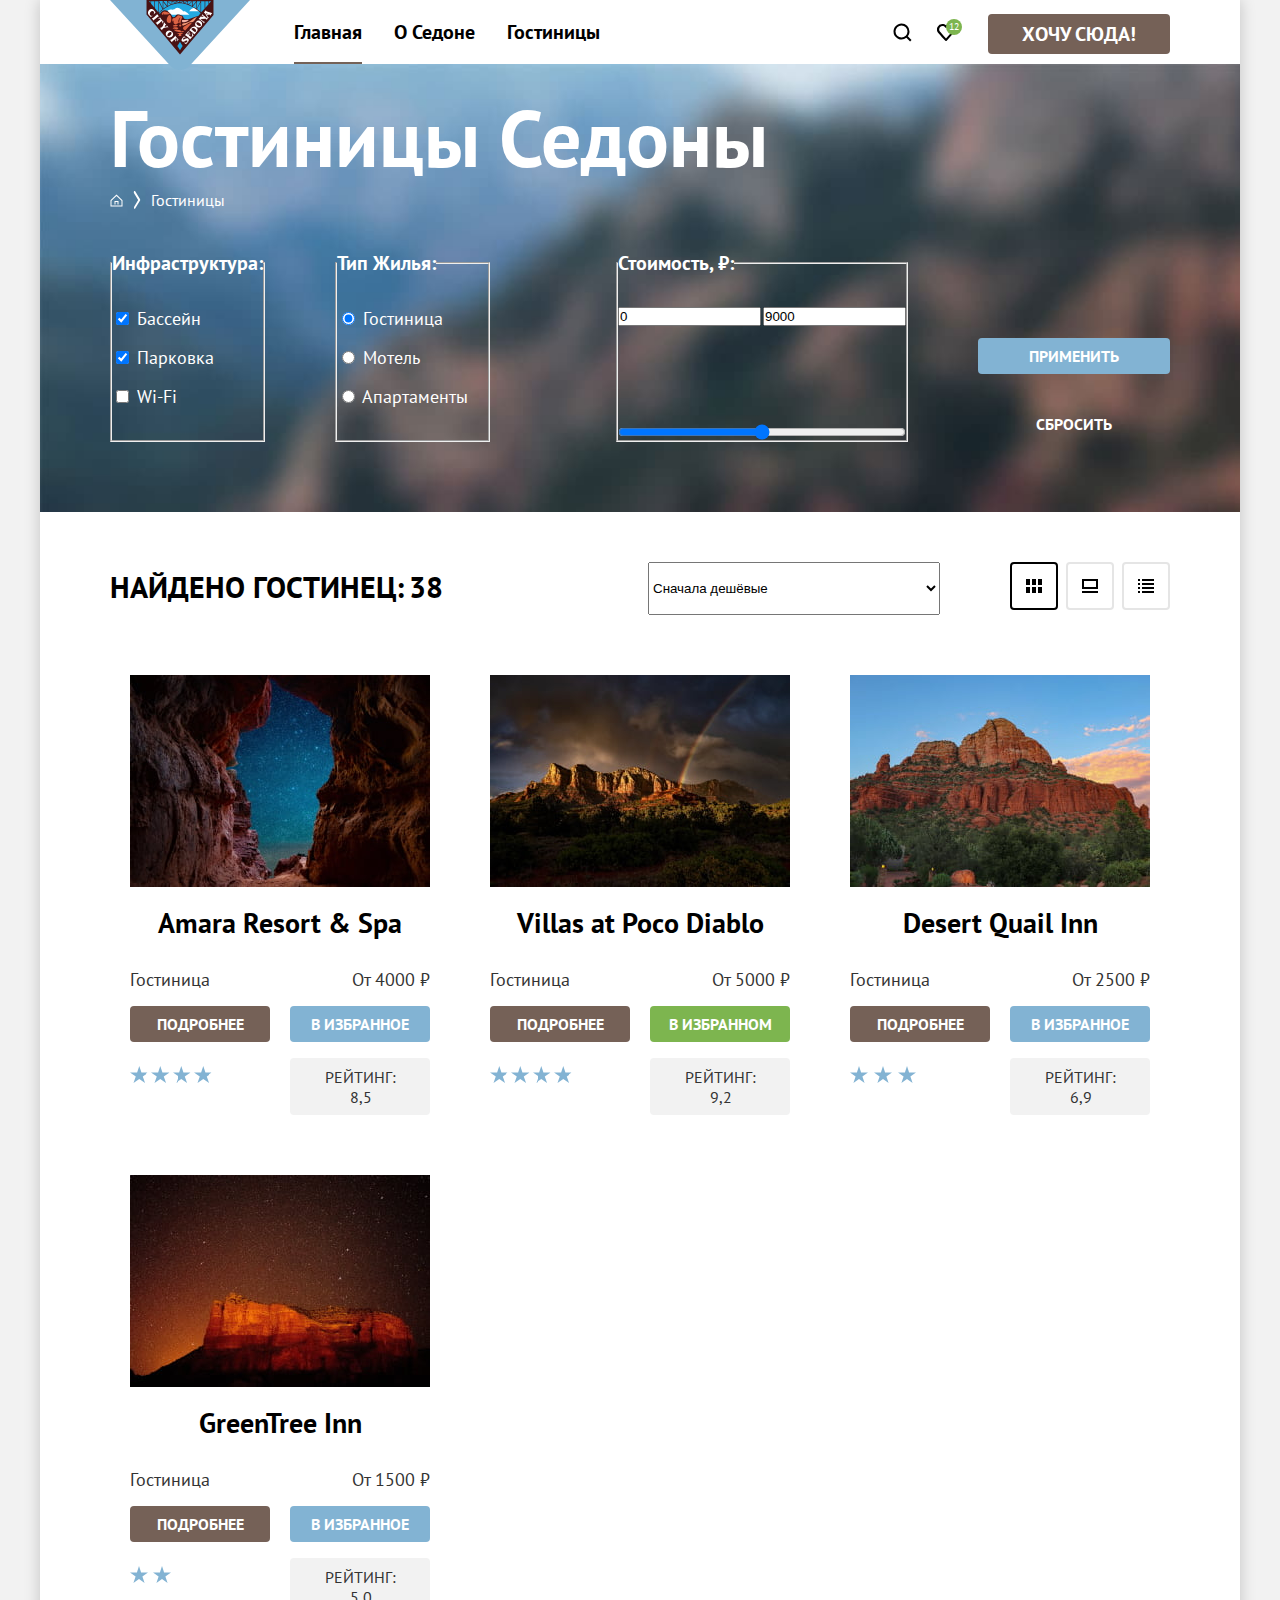
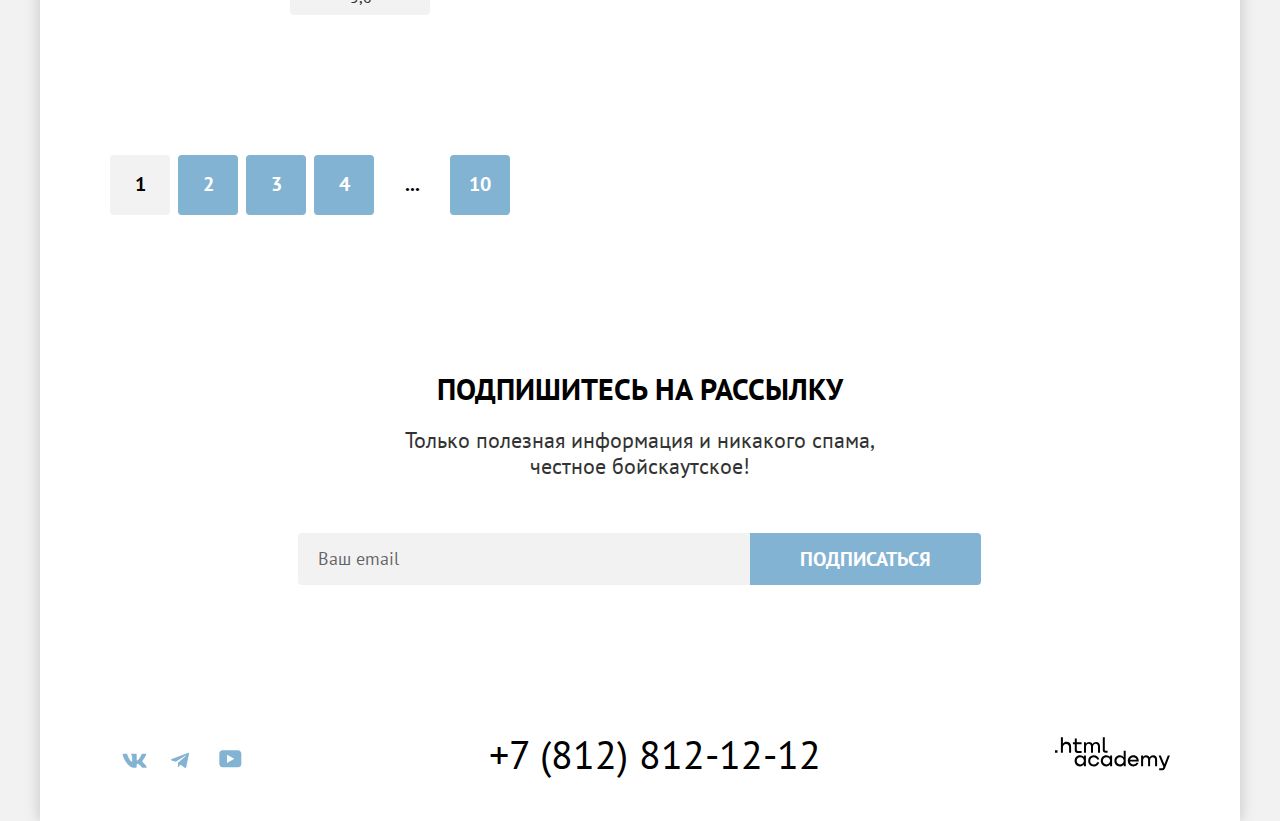
<file: catalog.html>
<!DOCTYPE html>
<html lang="ru">
  <head>
    <meta charset="utf-8">
    <title>HTML Academy: Седона</title>
    <link rel="stylesheet" href="styles/styles.css">
  </head>
  <body>
  <div class="container">
    <header class="page-header">
      <a class="logo__link">
        <img class="logo" src="images/header/sedona-logo_header.svg" width="140" height="70" alt="Логотип городка Седона">
      </a>
      <nav class="navigation">
        <ul class="navigation__list">
          <li class="navigation__item">
            <a class="navigation__link navigation__link__current">Главная</a>
          </li>
          <li class="navigation__item">
            <a class="navigation__link" href="#">О Седоне</a>
          </li>
          <li class="navigation__item">
            <a class="navigation__link" href="catalog.html">Гостиницы</a>
          </li>
        </ul>
        <ul class="navigation__list navigation__user">
          <li class="navigation__item">
            <a class="navigation__link navigation__link__icon" href="#">
              <svg class="navigation__icon" aria-hidden="true" focusable="false" width="20" height="20" fill="none" xmlns="http://www.w3.org/2000/svg"><path d="m19.5 18-3.7-3.67c1-1.3 1.7-2.98 1.7-4.87a8 8 0 0 0-8-7.96c-4.4 0-8 3.68-8 8.06a8 8 0 0 0 12.9 6.26l3.7 3.68 1.4-1.5Zm-10-2.48a6 6 0 0 1-6-5.96 6 6 0 0 1 12 0 6 6 0 0 1-6 5.96Z" fill="#000"/></svg>
              <span class="visually-hidden">
              Поиск
              </span>
            </a>
          </li>
          <li class="navigation__item">
            <a class="navigation__link navigation__link__icon" href="#">
              <svg class="navigation__icon" aria-hidden="true" focusable="false" width="18" height="17" fill="none" xmlns="http://www.w3.org/2000/svg"><path d="M8.9 17a.9.9 0 0 1-.8-.4c-5.4-6.1-6.7-7.5-7-7.9A5.4 5.4 0 0 1 5.5 0C6.8 0 8 .5 9 1.3a5.46 5.46 0 0 1 9 4.1c0 1.3-.5 2.5-1.3 3.4l-7 7.9c-.2.2-.4.3-.8.3Zm-6-9.5c.3.4 3.5 4 6.1 6.9l6.2-7c.5-.5.7-1.2.7-2 0-1.8-1.5-3.3-3.3-3.3-1 0-2 .5-2.7 1.3-.3.3-.6.4-.9.4-.3 0-.6-.2-.8-.4-.7-.8-1.7-1.3-2.7-1.3-1.8 0-3.3 1.5-3.3 3.3-.1.9.3 1.6.7 2.1-.1 0-.1 0 0 0Z" fill="#000"/></svg>
              <span class="likes-number">12</span>
              <span class="visually-hidden">
                Избранное
              </span>
            </a>
          </li>
          <li class="navigation__item">
            <a class="navigation__link button button__link" href="#">
              Хочу сюда!
            </a>
          </li>
        </ul>
      </nav>
    </header>

    <main class="main-inner container__main">

    <div class="catalog-decoration">
      <section class="inner-header">
        <h1 class="inner-header__title">Гостиницы Седоны</h1>
        <ul class="breadcrumbs">
          <li class="breadcrumbs__item">
            <a class="breadcrumbs__link homepage-icon__link" href="index.html">
              <svg class="homepage-icon" aria-hidden="true" focusable="false" width="13" height="15" fill="none" xmlns="http://www.w3.org/2000/svg"><path d="m6.5.5-6 5.8v6.2h12V6.3L6.5.5Zm5 11h-10V6.7l5-4.8 5 4.8v4.8Z" fill="#fff"/><path d="M4.5 10.5h1V8h2v2.5h1V7h-4v3.5Z" fill="#fff"/></svg>
              <span class="visually-hidden">
                Главная
              </span>
            </a>
          </li>
          <li class="breadcrumbs__item">
            <a class="breadcrumbs__link catalog__link">
                Гостиницы
            </a>
          </li>
        </ul>
      </section>

      <section class="accomodation-catalog filter">
        <h2 class="visually-hidden" hidden>Фильтры для поиска гостиницы в Седоне</h2>

        <form class="filter__form" action="https://echo.htmlacademy.ru/" method="get">

          <fieldset class="filter__group">
            <legend class="filter__title">Инфраструктура:</legend>
            <ul class="filter__list">
              <li class="filter__item">
                <label class="control">
                  <input class="control__input" type="checkbox" name="pool" checked>
                  Бассейн
                </label>
              </li>
              <li class="filter__item">
                <label class="control">
                  <input class="control__input" type="checkbox" name="parking" checked>
                  Парковка
                </label>
              </li>
              <li class="filter__item">
                <label class="control">
                  <input class="control__input" type="checkbox" name="wi-fi">
                  Wi-Fi
                </label>
              </li>
            </ul>
          </fieldset>

          <fieldset class="filter__group">
            <legend class="filter__title">Тип Жилья:</legend>
            <ul class="filter__list">
              <li class="filter__item">
                <label class="control">
                  <input class="control__input" type="radio" name="catalog__group" value="hotel" checked>
                  Гостиница
                </label>
              </li>
              <li class="filter__item">
                <label class="control">
                  <input class="control__input" type="radio" name="catalog__group" value="motel">
                  Мотель
                </label>
              </li>
              <li class="filter__item">
                <label class="control">
                  <input class="control__input" type="radio" name="catalog__group" value="apartment">
                  Апартаменты
                </label>
              </li>
            </ul>
          </fieldset>

          <fieldset class="filter__group filter__group__price">
            <legend class="filter__title">Стоимость, &#x20bd:</legend>
            <input class="price" type="number" min="0" max="9000" step="500" value="0" placeholder="от">
            <input class="price" type="number" min="0" max="9000" step="500" value="9000" placeholder="до">
            <br>
            <input class="price price-range" type="range" min="0" max="9000" step="500">
          </fieldset>

          <div class="filter__button-wrapper">
          <button class="button button__small__blue filter__submit-button" type="submit">Применить</button>
          <button class="button button__small__transparent filter__reset-button" type="reset">Сбросить</button>
         </div>
        </form>
      </section>
    </div>

      <section class="search-result">
        <div class="search-result__wrapper">
        <h2 class="search-result__title">Найдено гостинец:</h2>
        <span class="search-result__number">38</span>
        </div>

        <select class="select-control" aria-label="Сортировка">
          <option value="cheap">Сначала дешёвые</option>
          <option value="expensive">Сначала дорогие</option>
          <option value="popular">Сначала популярные</option>
        </select>

        <ul class="view-type__list">
          <li class="view-type__item">
            <a class="view-type__link" href="#">
              <svg class="view-type__icon" aria-hidden="true" focusable="false" width="48" height="48" fill="none" xmlns="http://www.w3.org/2000/svg"><g clip-path="url(#a)" fill="#000"><path d="M20 17h-4v6h4v-6ZM32 17h-4v6h4v-6ZM26 17h-4v6h4v-6ZM20 25h-4v6h4v-6ZM32 25h-4v6h4v-6ZM26 25h-4v6h4v-6Z"/></g><rect x="1" y="1" width="46" height="46" rx="3" stroke="#000" stroke-width="2"/><defs><clipPath id="a"><path fill="#fff" transform="translate(16 17)" d="M0 0h16v14H0z"/></clipPath></defs></svg>
              <span class="visually-hidden">Показать карточки</span>
            </a>
          </li>
          <li class="view-type__item">
            <a class="view-type__link" href="#">
              <svg aria-hidden="true" focusable="false" width="48" height="48" fill="none" xmlns="http://www.w3.org/2000/svg"><g clip-path="url(#a)" fill="#000"><path d="M32 29H16v2h16v-2ZM30 19v6H18v-6h12Zm2-2H16v10h16V17Z"/></g><rect x="1" y="1" width="46" height="46" rx="3" stroke="#E5E5E5" stroke-width="2"/><defs><clipPath id="a"><path fill="#fff" transform="translate(16 17)" d="M0 0h16v14H0z"/></clipPath></defs></svg>
              <span class="visually-hidden">Показать галерею</span>
            </a>
          </li>
          <li class="view-type__item">
            <a class="view-type__link" href="#">
              <svg aria-hidden="true" focusable="false" width="48" height="48" fill="none" xmlns="http://www.w3.org/2000/svg"><g clip-path="url(#a)" fill="#000"><path d="M18 17h-2v2h2v-2ZM32 17H20v2h12v-2ZM18 21h-2v2h2v-2ZM32 21H20v2h12v-2ZM18 25h-2v2h2v-2ZM32 25H20v2h12v-2ZM18 29h-2v2h2v-2ZM32 29H20v2h12v-2Z"/></g><rect x="1" y="1" width="46" height="46" rx="3" stroke="#E5E5E5" stroke-width="2"/><defs><clipPath id="a"><path fill="#fff" transform="translate(16 17)" d="M0 0h16v14H0z"/></clipPath></defs></svg>
              <span class="visually-hidden">Показать список</span>
            </a>
          </li>
        </ul>
      </section>

      <ul class="catalog-list">
          <li class="catalog-list__card card">
            <a class="card__link" href="#">
              <img class="card__image" src="images/catalog/hotel-card_amara.jpg" width="300" height="212" alt="Пещера, из которой видно звёздное небо">
            </a>
            <div class="card__content">
            <a class="card__link card__link__content" href="#">
             <h3 class="card__title">Amara Resort & Spa</h3>
            </a>
            <span class="card__type">Гостиница</span>
            <b class="card__price">От 4000 &#x20bd</b>
            <a class="button card__button" href="#">Подробнее</a>
            <button class="button card__button card__button__blue" type="button">В избранное</button>
            <p class="card__stars four-stars"><span class="visually-hidden">Пять звёзд</span></p>
            <p class="card__rating">Рейтинг: 8,5</p>
            </div>
          </li>
          <li class="catalog-list__card card">
            <a class="card__link" href="#">
              <img class="card__image" src="images/catalog/hotel-card_villas.jpg" width="300" height="212" alt="Вид на освещённые солнцем горы, грозовые облака и радугу">
            </a>
            <div class="card__content">
            <a class="card__link card__link__content" href="#">
              <h3 class="card__title">Villas at Poco Diablo</h3>
            </a>
            <span class="card__type">Гостиница</span>
            <b class="card__price">От 5000 &#x20bd</b>
            <a class="button card__button" href="#">Подробнее</a>
            <button class="button card__button card__button__current" type="button">В избранном</button>
            <p class="card__stars four-stars"><span class="visually-hidden">Пять звёзд</span></p>
            <p class="card__rating">Рейтинг: 9,2</p>
            </div>
          </li>
          <li class="catalog-list__card card">
            <a class="card__link" href="#">
              <img class="card__image" src="images/catalog/hotel-card_desert.jpg" width="300" height="212" alt="Вид на горы и голубое небо">
            </a>
            <div class="card__content">
            <a class="card__link card__link__content" href="#">
              <h3 class="card__title">Desert Quail Inn</h3>
            </a>
            <span class="card__type">Гостиница</span>
            <b class="card__price">От 2500 &#x20bd</b>
            <a class="button card__button" href="#">Подробнее</a>
            <button class="button card__button card__button__blue" type="button">В избранное</button>
            <p class="card__stars three-stars"><span class="visually-hidden">Три звезды</span></p>
            <p class="card__rating">Рейтинг: 6,9</p>
           </div>
          </li>
          <li class="catalog-list__card card">
            <a class="card__link" href="#">
              <img class="card__image" src="images/catalog/hotel-card_greentree.jpg" width="300" height="212" alt="Вид на горы и звёздное небо">
            </a>
            <div class="card__content">
            <a class="card__link card__link__content" href="#">
              <h3 class="card__title">GreenTree Inn</h3>
            </a>
            <span class="card__type">Гостиница</span>
            <b class="card__price">От 1500 &#x20bd</b>
            <a class="button card__button" href="#">Подробнее</a>
            <button class="button card__button card__button__blue" type="button">В избранное</button>
            <p class="card__stars two-stars"><span class="visually-hidden">Две звезды</span></p>
            <p class="card__rating">Рейтинг: 5,0</p>
            </div>
          </li>
      </ul>

      <ul class="pagination">
          <li class="pagination__item pagination__current">
            <a class="pagination__link">1</a>
          </li>
          <li class="pagination__item">
            <a class="pagination__link" href="#">2</a>
          </li>
          <li class="pagination__item">
            <a class="pagination__link" href="#">3</a>
          </li>
          <li class="pagination__item">
            <a class="pagination__link" href="#">4</a>
          </li>
          <li class="pagination__item pagination__next-page">
            <a class="pagination__link" href="#">...
              <span class="visually-hidden" hidden>Показать следующую страницу</span>
            </a>
          </li>
          <li class="pagination__item">
            <a class="pagination__link" href="#">10</a>
          </li>
      </ul>

      <section class="subscription subscription__catalog">
        <h2 class="subscription__title">Подпишитесь на рассылку</h2>
        <p class="subscription__description subscription__description__catalog">Только полезная информация и никакого спама, честное бойскаутское!</p>
        <form class="subscription__form" action="https://echo.htmlacademy.ru/" method="post">
          <input class="subscription__field" placeholder="Ваш email" type="email" name="subscription-email" required>
          <button class="button button__big__blue subscription__button" type="submit">Подписаться</button>
        </form>
      </section>
    </main>

    <footer class="page-footer">
      <section class="social">
        <h2 class="visually-hidden">Социальные сети</h2>
        <ul class="social__list">
          <li class="social__item">
            <a class="social__link social__link__vk" href="https://vk.com/htmlacademy">
              <svg class="social__icon" aria-hidden="true" focusable="false" width="25" height="15" xmlns="http://www.w3.org/2000/svg">
                <path fill-rule="evenodd" clip-rule="evenodd" d="M24.12 1.8c.16-.54 0-.94-.8-.94H20.7c-.67 0-.98.34-1.15.73 0 0-1.33 3.2-3.22 5.27-.61.6-.9.8-1.23.8-.16 0-.41-.2-.41-.75v-5.1c0-.66-.19-.95-.74-.95H9.82c-.42 0-.67.3-.67.59 0 .62.95.76 1.04 2.51v3.8c0 .83-.15.98-.48.98-.9 0-3.06-3.2-4.34-6.88-.25-.72-.5-1-1.18-1H1.57c-.75 0-.9.34-.9.73 0 .68.89 4.07 4.14 8.55 2.17 3.06 5.23 4.72 8 4.72 1.68 0 1.88-.37 1.88-1v-2.32c0-.74.16-.88.7-.88.38 0 1.05.19 2.6 1.66 1.79 1.75 2.08 2.54 3.08 2.54h2.63c.75 0 1.12-.37.9-1.1-.23-.72-1.08-1.77-2.2-3.02-.62-.71-1.54-1.48-1.82-1.86-.39-.5-.28-.71 0-1.15 0 0 3.2-4.42 3.54-5.93Z"/></svg>
              <span class="visually-hidden">
                Вконтакте
              </span>
            </a>
          </li>
          <li class="social__item">
            <a class="social__link social__link__tme" href="https://t.me/htmlacademy ">
              <svg class="social__icon" aria-hidden="true" focusable="false" width="18" height="16" xmlns="http://www.w3.org/2000/svg">
                <path fill-rule="evenodd" clip-rule="evenodd" d="M16.79.96.84 7.1c-1.09.44-1.08 1.05-.2 1.32l4.1 1.28 9.47-5.98c.44-.27.85-.13.52.17l-7.68 6.93-.28 4.22c.41 0 .6-.2.83-.41l1.99-1.94 4.13 3.06c.77.42 1.31.2 1.5-.71l2.72-12.8c.28-1.1-.43-1.61-1.16-1.28Z"/></svg>
              <span class="visually-hidden">
                Телеграмм
              </span>
            </a>
          </li>
          <li class="social__item">
            <a class="social__link social__link__youtube" href="https://www.youtube.com/user/htmlacademyru">
              <svg class="social__icon" aria-hidden="true" focusable="false" width="23" height="18" xmlns="http://www.w3.org/2000/svg">
                <path fill-rule="evenodd" clip-rule="evenodd" d="M18.94.36H3.51C1.65.36.33 1.95.33 3.76v10.09c0 1.91 1.32 3.5 3.18 3.5h15.65c1.64 0 3.17-1.59 3.17-3.4V3.76c-.22-1.8-1.53-3.4-3.39-3.4ZM7.99 12.89V4.82l7.34 4.04-7.34 4.03Z"/></svg>
              <span class="visually-hidden">
                YouTube
              </span>
            </a>
          </li>
        </ul>
      </section>

      <section class="contacts">
        <h2 class="visually-hidden">Контактный телефон</h2>
        <a class="contacts__phone" href="tel:+78128121212">+7 (812) 812-12-12</a>
      </section>

      <section class="copyright">
        <h2 class="visually-hidden">Разработчик сайта</h2>
        <a class="copyright__link" href="https://htmlacademy.ru/">
          <svg class="copyright__icon" aria-hidden="true" focusable="false" width="115" height="34" xmlns="http://www.w3.org/2000/svg">
            <path d="M0 13.26v2.6h2.5v-2.6H0ZM11.6 4.86c-1.6 0-2.8.7-3.6 1.7h-.1V.36h-2v15.5h2v-5.3c0-2.1 1.3-3.6 3.3-3.6 1.8 0 2.9 1.4 2.9 3.2v5.7h2v-6.1c.1-3-1.8-4.9-4.5-4.9ZM26.6 5.16h-4.8v-3.7h-2v3.8h-1.9v2h1.9v6c0 1.7 1 2.7 2.7 2.7h4.1v-2h-3.7c-.7 0-1.1-.4-1.1-1.1v-5.7h4.8v-2ZM41.1 4.96c-1.6 0-2.9.8-3.5 2.1h-.1c-.6-1.2-1.8-2.1-3.4-2.1-1.4 0-2.5.8-3.1 1.8h-.1v-1.6H29v10.6h2v-5.4c0-2 1-3.5 2.6-3.5 1.5 0 2.4 1 2.4 2.6v6.3h2v-5.6c0-2.4 1.4-3.3 2.6-3.3 1.5 0 2.4 1 2.4 2.6v6.3h2v-6.5c.1-2.5-1.4-4.3-3.9-4.3ZM47.8 13.06c0 1.7 1 2.7 2.8 2.7h2v-2h-1.7c-.7 0-1.1-.4-1.1-1.1V.36h-2v12.7ZM28.9 20.06c-.9-1.1-2.2-1.8-3.9-1.8-3.1 0-5.4 2.3-5.4 5.6s2.3 5.6 5.4 5.6c1.8 0 3-.8 3.8-1.9h.1v1.6h2v-10.6h-2v1.5Zm-3.6 7.4c-2.2 0-3.6-1.6-3.6-3.6s1.4-3.6 3.6-3.6 3.6 1.6 3.6 3.6c0 1.9-1.4 3.6-3.6 3.6ZM44.2 22.36c-.5-2.4-2.6-4.1-5.4-4.1a5.4 5.4 0 0 0-5.6 5.6c0 3.1 2.2 5.6 5.6 5.6 2.8 0 4.9-1.8 5.4-4.2h-2.1a3.4 3.4 0 0 1-3.3 2.3c-2.2 0-3.6-1.6-3.6-3.6s1.4-3.6 3.6-3.6c1.6 0 2.8 1 3.3 2.2h2.1v-.2ZM55.1 20.06c-.9-1.1-2.2-1.8-3.9-1.8-3.1 0-5.4 2.3-5.4 5.6s2.3 5.6 5.4 5.6c1.8 0 3-.8 3.8-1.9h.1v1.6h2v-10.6h-2v1.5Zm-3.6 7.4c-2.2 0-3.6-1.6-3.6-3.6s1.4-3.6 3.6-3.6 3.6 1.6 3.6 3.6c0 1.9-1.5 3.6-3.6 3.6ZM68.7 20.16c-.9-1.1-2.2-1.9-3.9-1.9-3.1 0-5.4 2.3-5.4 5.6s2.2 5.6 5.4 5.6c1.7 0 3-.8 3.8-1.8h.1v1.5h2v-15.4h-2v6.4Zm-3.6 7.3c-2.2 0-3.6-1.6-3.6-3.6s1.4-3.6 3.6-3.6 3.6 1.6 3.6 3.6c-.1 2-1.5 3.6-3.6 3.6ZM78.3 18.26c-3.3 0-5.5 2.5-5.5 5.6 0 3 2.1 5.6 5.5 5.6 2.5 0 4.5-1.3 5.2-3.6h-2.1c-.5 1-1.6 1.6-3 1.6-1.9 0-3.3-1.3-3.4-2.9h8.8c.2-3.6-2-6.3-5.5-6.3Zm0 1.9c1.7 0 3 1 3.3 2.6h-6.5c.3-1.5 1.5-2.6 3.2-2.6ZM98.2 18.26c-1.6 0-2.9.8-3.6 2h-.1c-.6-1.2-1.8-2-3.4-2-1.4 0-2.5.7-3.1 1.8v-1.5h-1.9v10.6h2v-5.4c0-2 1-3.4 2.6-3.5 1.5 0 2.4 1 2.4 2.6v6.3h2v-5.6c0-2.4 1.4-3.3 2.6-3.3 1.5 0 2.4 1 2.4 2.6v6.3h2v-6.5c.1-2.6-1.4-4.4-3.9-4.4ZM109.4 27.36l-3.6-8.9h-2.2l4.8 11.6c-.3.9-.7 1.2-1.7 1.2h-2.5v2h2.5c1.8 0 2.8-.8 3.5-2.6l4.7-12.2h-2.1l-3.4 8.9Z"/></svg>
          <span class="visually-hidden">
            Логотип компании HtmlAcademy
          </span>
        </a>
      </section>
    </footer>
  </div>
  </body>
</html>
</file>
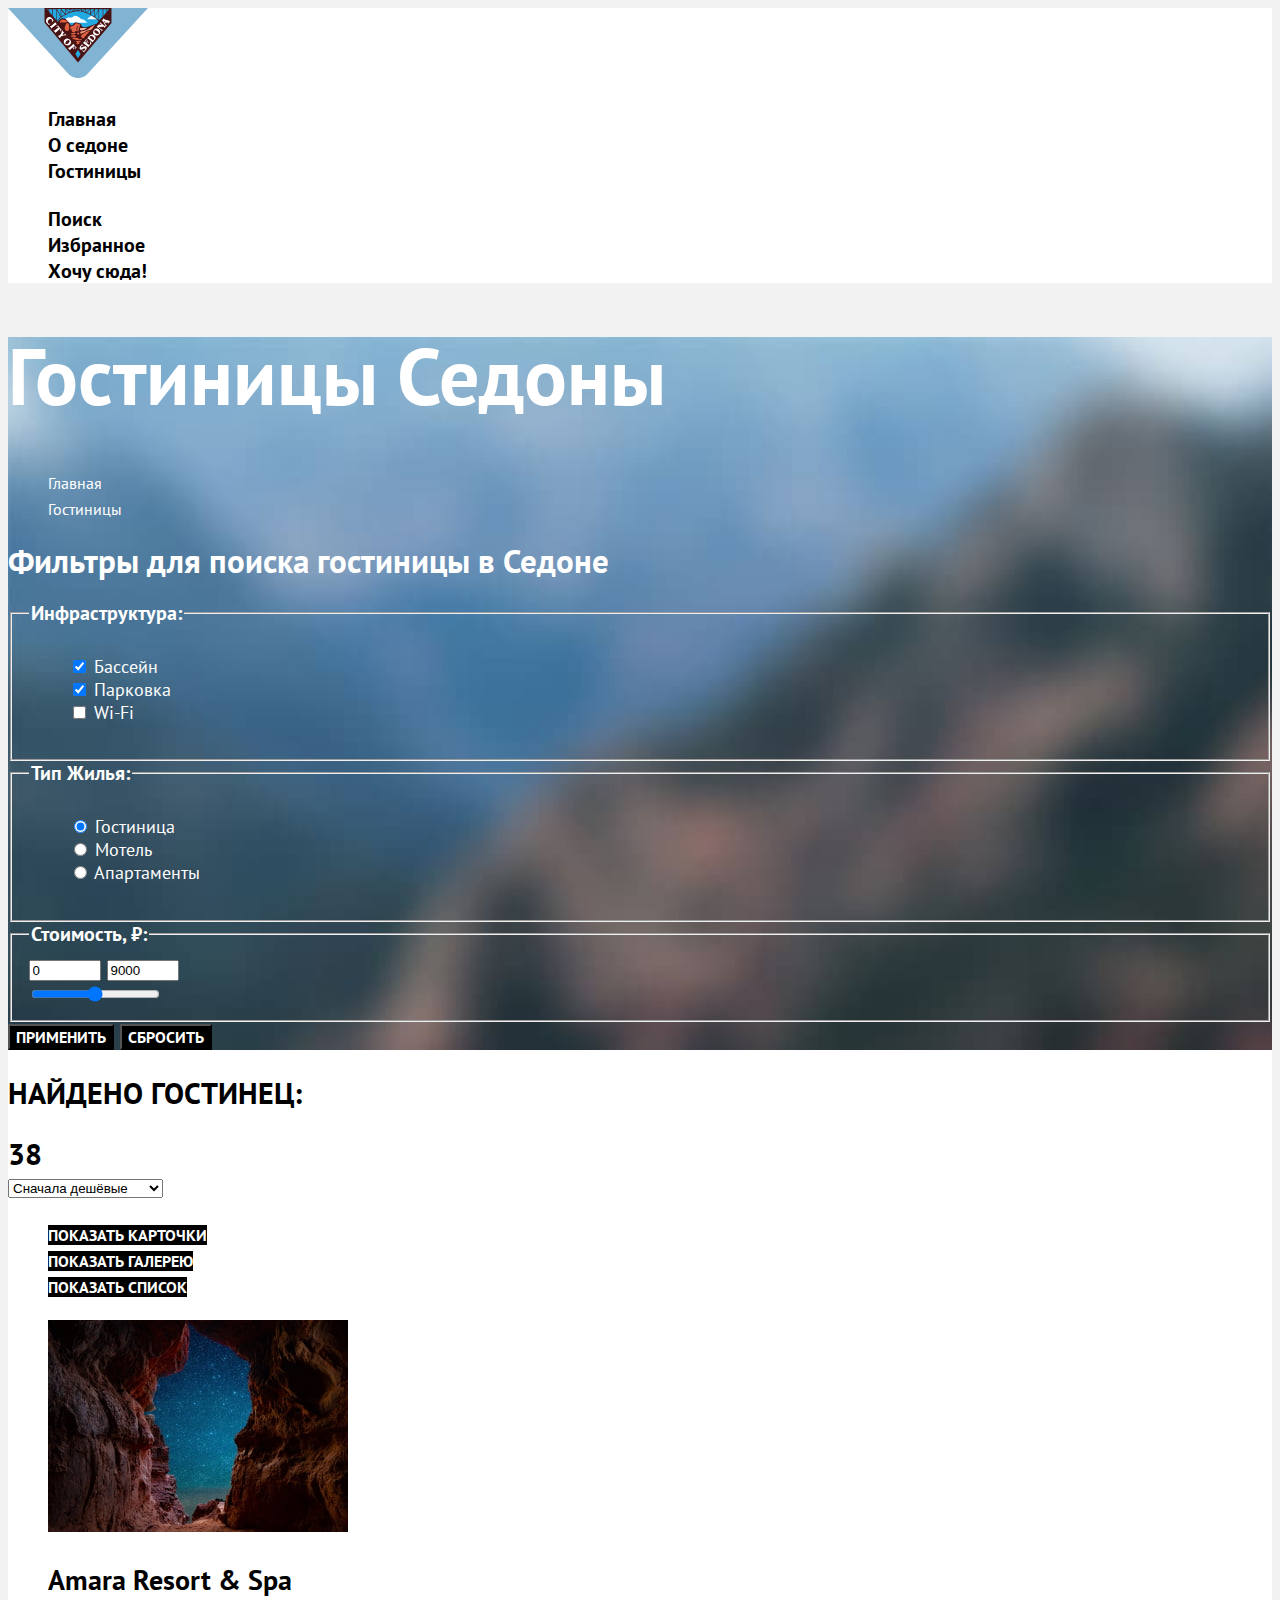
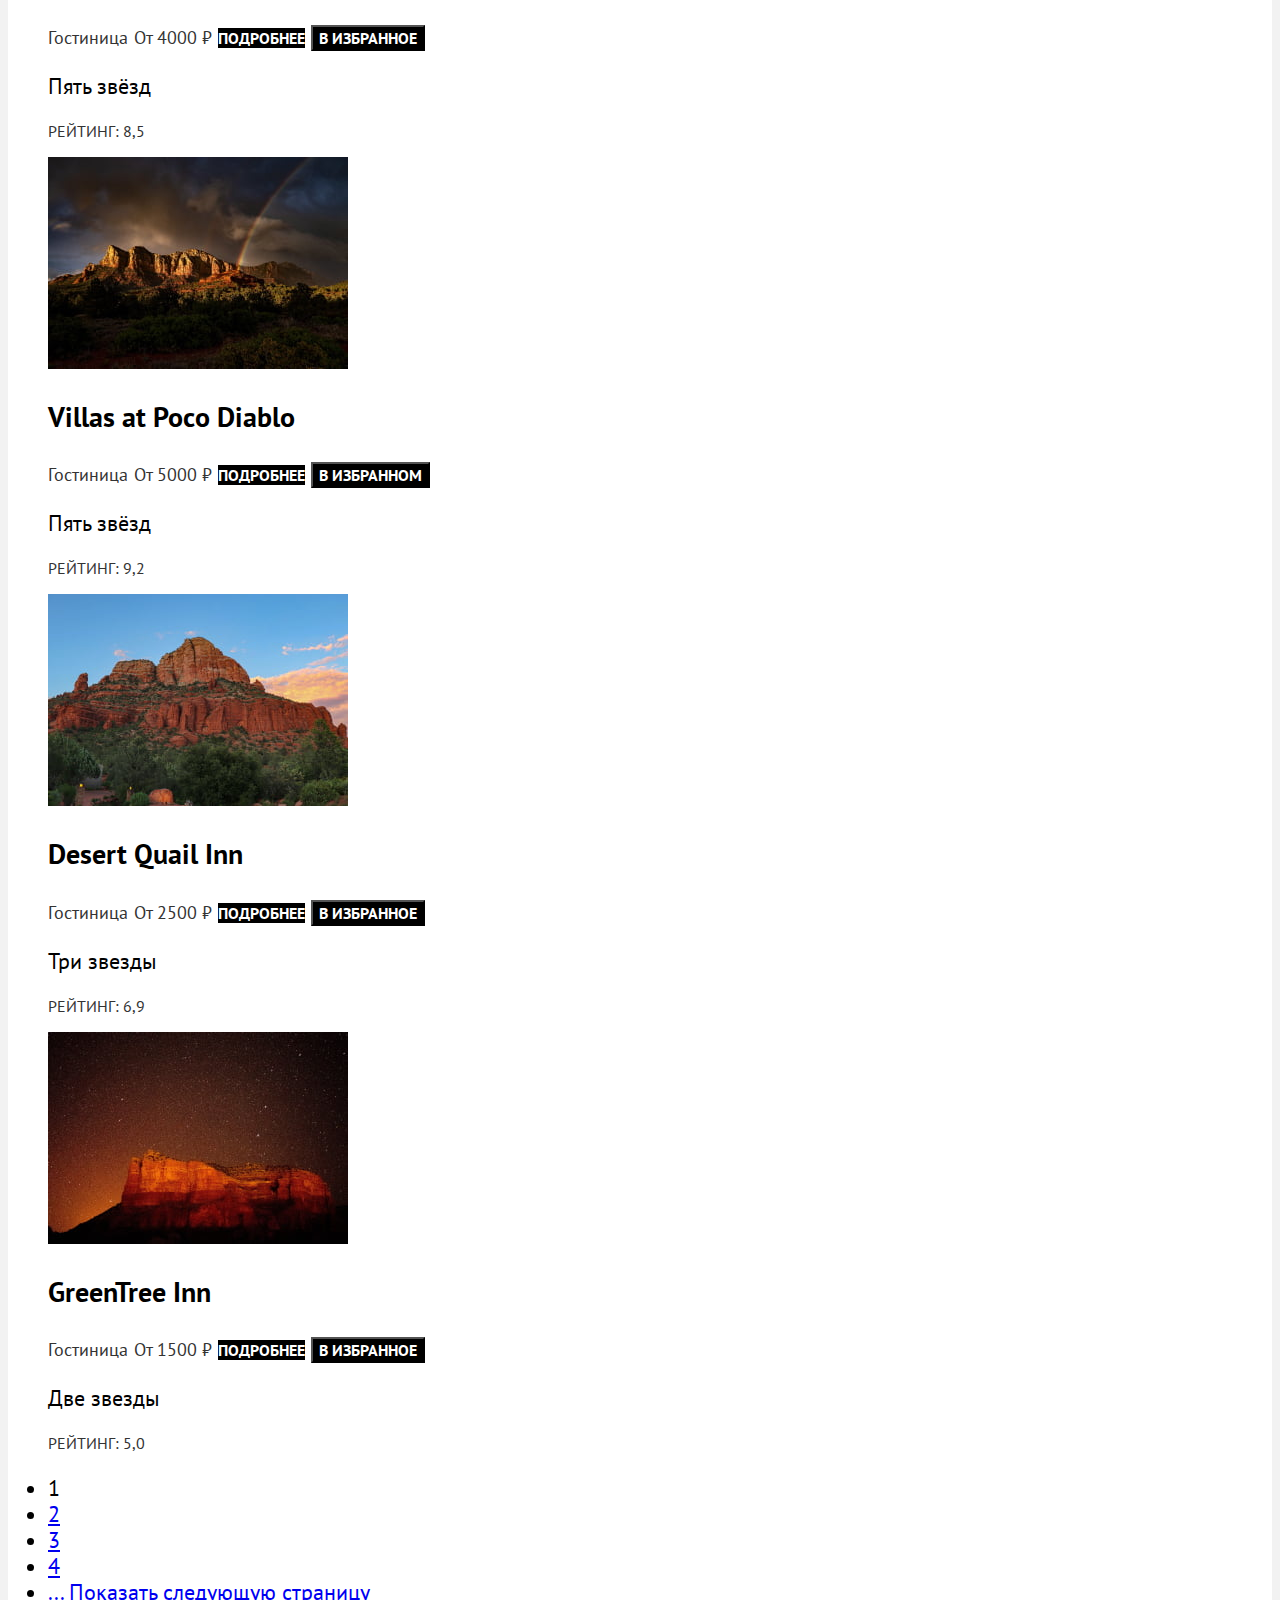
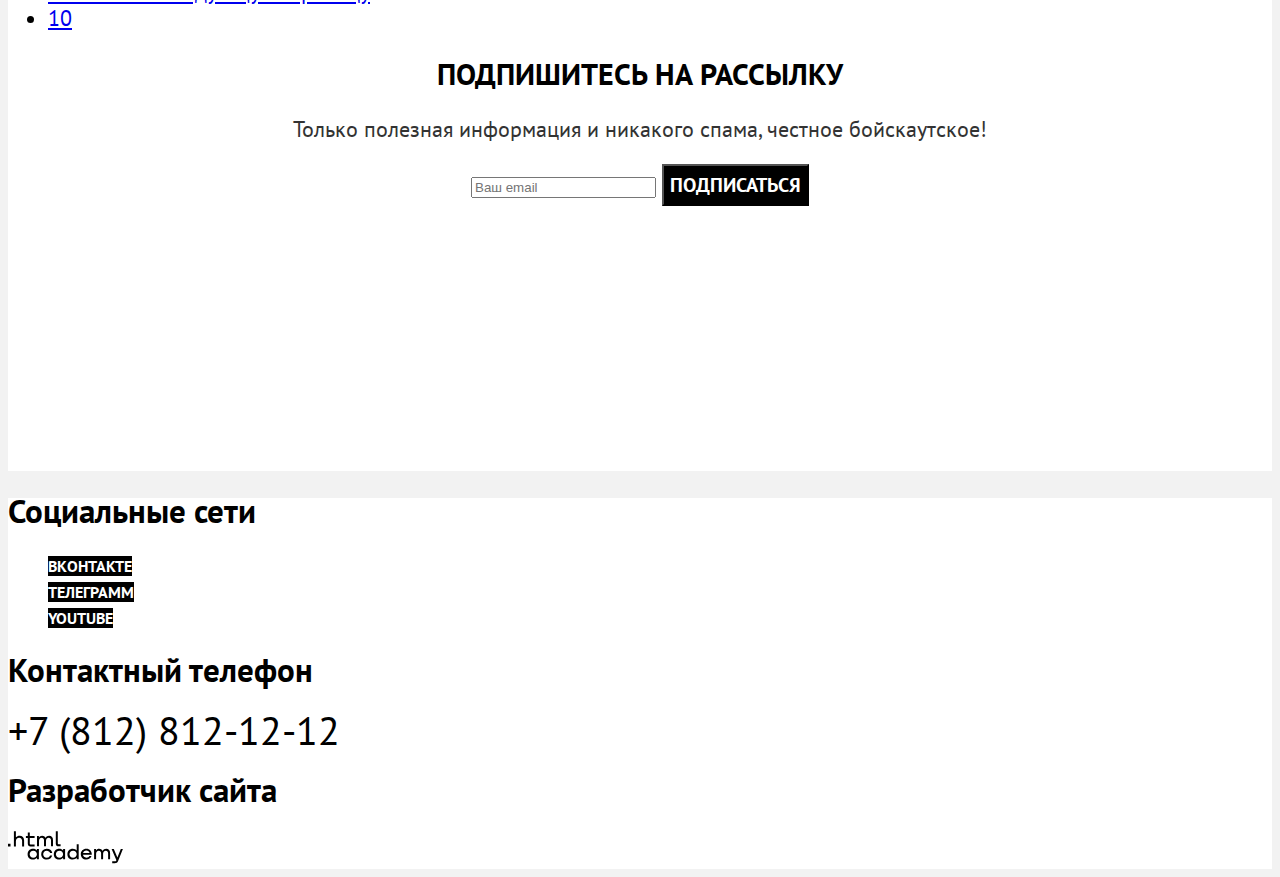
<file: 2/catalog.html>
<!DOCTYPE html>
<html lang="ru">
  <head>
    <meta charset="utf-8">
    <title>HTML Academy: Седона</title>
    <link rel="stylesheet" href="styles/styles.css">
    <base href="https://htmlacademy-htmlcss.github.io/2156249-sedona-35/2/">
</head>
  <body>
    <header class="page-header">
      <a class="logo__link" href="index.html">
        <img class="logo" src="images/header/sedona-logo_header.svg" width="140" height="70" alt="Логотип городка Седона">
      </a>
      <nav class="navigation">
        <ul class="navigation__list">
          <li class="navigation__item">
            <a class="navigation__link" href="index.html">Главная</a>
          </li>
          <li class="navigation__item">
            <a class="navigation__link" href="#">О седоне</a>
          </li>
          <li class="navigation__item">
            <a class="navigation__link navigation__link__current">Гостиницы</a>
          </li>
        </ul>
        <ul class="navigation__list navigation__user">
          <li class="navigation__item">
            <a class="navigation__link" href="#">
              <span class="visually-hidden">
              Поиск
              </span>
            </a>
          </li>
          <li class="navigation__item">
            <a class="navigation__link" href="#">
              <span class="visually-hidden">
                Избранное
              </span>
            </a>
          </li>
          <li class="navigation__item">
            <a class="navigation__link" href="#">
              Хочу сюда!
            </a>
          </li>
        </ul>
      </nav>
    </header>

    <main class="main-inner">

    <div class="catalog-decoration">
      <section class="inner-header">
        <h1 class="inner-header__title">Гостиницы Седоны</h1>
        <ul class="breadcrumbs">
          <li class="breadcrumbs__item">
            <a class="breadcrumbs__link" href="index.html">
              <span class="visually-hidden">
                Главная
              </span>
            </a>
          </li>
          <li class="breadcrumbs__item">
            <a class="breadcrumbs__link">
                Гостиницы
            </a>
          </li>
        </ul>
      </section>

      <section class="accomodation-catalog filter">
        <h2 class="visually-hidden">Фильтры для поиска гостиницы в Седоне</h2>
        <form class="filter__form" action="https://echo.htmlacademy.ru/" method="get">

          <fieldset class="filter__group">
            <legend class="filter__title">Инфраструктура:</legend>
            <ul class="filter__list">
              <li class="filter__item">
                <label class="control">
                  <input class="control__input" type="checkbox" name="pool" checked>
                  Бассейн
                </label>
              </li>
              <li class="filter__item">
                <label class="control">
                  <input class="control__input" type="checkbox" name="parking" checked>
                  Парковка
                </label>
              </li>
              <li class="filter__item">
                <label class="control">
                  <input class="control__input" type="checkbox" name="wi-fi">
                  Wi-Fi
                </label>
              </li>
            </ul>
          </fieldset>

          <fieldset class="filter__group">
            <legend class="filter__title">Тип Жилья:</legend>
            <ul class="filter__list">
              <li class="filter__item">
                <label class="control">
                  <input class="control__input" type="radio" name="catalog__group" value="hotel" checked>
                  Гостиница
                </label>
              </li>
              <li class="filter__item">
                <label class="control">
                  <input class="control__input" type="radio" name="catalog__group" value="motel">
                  Мотель
                </label>
              </li>
              <li class="filter__item">
                <label class="control">
                  <input class="control__input" type="radio" name="catalog__group" value="apartment">
                  Апартаменты
                </label>
              </li>
            </ul>
          </fieldset>

          <fieldset class="filter__group">
            <legend class="filter__title">Стоимость, &#x20bd:</legend>
            <input class="price" type="number" min="0" max="9000" step="500" value="0" placeholder="от">
            <input class="price" type="number" min="0" max="9000" step="500" value="9000" placeholder="до">
            <br>
            <input class="price" type="range" min="0" max="9000" step="500">
          </fieldset>

          <button class="button filter__submit-button" type="submit">Применить</button>
          <button class="button filter__reset-button" type="reset">Сбросить</button>
        </form>
      </section>
    </div>

      <section class="search-result">
        <h2 class="search-result__title">Найдено гостинец:</h2>
        <span class="search-result__number">38</span>
        <br>

        <select class="select-control" aria-label="Сортировка">
          <option value="cheap">Сначала дешёвые</option>
          <option value="expensive">Сначала дорогие</option>
          <option value="popular">Сначала популярные</option>
        </select>

        <ul class="view-type_list">
          <li class="view-type_item">
            <a class="view-type_link button" href="#">
             <span class="visually-hidden">Показать карточки</span>
            </a>
          </li>
          <li class="view-type_item">
            <a class="view-type_link button button-light" href="#" >
             <span class="visually-hidden">Показать галерею</span>
            </a>
          </li>
          <li class="view-type_item">
            <a class="view-type_link button button-light" href="#">
             <span class="visually-hidden">Показать список</span>
            </a>
          </li>
        </ul>

        <ul class="catalog-list">
          <li class="catalog-list__card card">
            <a class="card__link" href="#">
              <img class="card__image" src="images/catalog/hotel-card_amara.jpg" width="300" height="212" alt="Пещера, из которой видно звёздное небо">
            </a>
            <a class="card__link" href="#">
             <h3 class="card__title">Amara Resort & Spa</h3>
            </a>
            <span class="card__type">Гостиница</span>
            <b class="card__price">От 4000 &#x20bd</b>
            <a class="button card__button" href="#">Подробнее</a>
            <button class="button card__button" type="button">В избранное</button>
            <p class="card__stars five-stars"><span class="visually-hidden">Пять звёзд</span></p>
            <p class="card__rating">Рейтинг: 8,5</p>
          </li>
          <li class="catalog-list__card card">
            <a class="card__link" href="#">
              <img class="card__image" src="images/catalog/hotel-card_villas.jpg" width="300" height="212" alt="Вид на освещённые солнцем горы, грозовые облака и радугу">
            </a>
            <a class="card__link" href="#">
              <h3 class="card__title">Villas at Poco Diablo</h3>
            </a>
            <span class="card__type">Гостиница</span>
            <b class="card__price">От 5000 &#x20bd</b>
            <a class="button card__button" href="#">Подробнее</a>
            <button class="button card__button card__button__current" type="button">В избранном</button>
            <p class="card__stars five-stars"><span class="visually-hidden">Пять звёзд</span></p>
            <p class="card__rating">Рейтинг: 9,2</p>
          </li>
          <li class="catalog-list__card card">
            <a class="card__link" href="#">
              <img class="card__image" src="images/catalog/hotel-card_desert.jpg" width="300" height="212" alt="Вид на горы и голубое небо">
            </a>
            <a class="card__link" href="#">
              <h3 class="card__title">Desert Quail Inn</h3>
            </a>
            <span class="card__type">Гостиница</span>
            <b class="card__price">От 2500 &#x20bd</b>
            <a class="button card__button" href="#">Подробнее</a>
            <button class="button card__button" type="button">В избранное</button>
            <p class="card__stars three-stars"><span class="visually-hidden">Три звезды</span></p>
            <p class="card__rating">Рейтинг: 6,9</p>
          </li>
          <li class="catalog-list__card card">
            <a class="card__link" href="#">
              <img class="card__image" src="images/catalog/hotel-card_greentree.jpg" width="300" height="212" alt="Вид на горы и звёздное небо">
            </a>
            <a class="card__link" href="#">
              <h3 class="card__title">GreenTree Inn</h3>
            </a>
            <span class="card__type">Гостиница</span>
            <b class="card__price">От 1500 &#x20bd</b>
            <a class="button card__button" href="#">Подробнее</a>
            <button class="button card__button" type="button">В избранное</button>
            <p class="card__stars two-stars"><span class="visually-hidden">Две звезды</span></p>
            <p class="card__rating">Рейтинг: 5,0</p>
          </li>
        </ul>

        <ul class="pagination">
          <li class="pagination__item">
            <a class="pagination__link pagination__current">1</a>
          </li>
          <li class="pagination__item">
            <a class="pagination__link" href="#">2</a>
          </li>
          <li class="pagination__item">
            <a class="pagination__link" href="#">3</a>
          </li>
          <li class="pagination__item">
            <a class="pagination__link" href="#">4</a>
          </li>
          <li class="pagination__item">
            <a class="pagination__link pagination__next-page" href="#">...
              <span class="visually-hidden">Показать следующую страницу</span>
            </a>
          </li>
          <li class="pagination__item">
            <a class="pagination__link" href="#">10</a>
          </li>
        </ul>
      </section>

      <section class="subscription__catalog">
        <h2 class="subscription__title">Подпишитесь на рассылку</h2>
        <p class="subscription__description subscription__description__catalog">Только полезная информация и никакого спама, честное бойскаутское!</p>
        <form class="subscription__form" action="https://echo.htmlacademy.ru/" method="post">
          <input class="subscription__field" placeholder="Ваш email" type="email" name="subscription-email" required>
          <button class="button button__big subscription__button" type="submit">Подписаться</button>
        </form>
      </section>
    </main>

    <footer class="page-footer">
      <section class="social">
        <h2 class="visually-hidden">Социальные сети</h2>
        <ul class="social__list">
          <li class="social__item">
            <a class="social__link button" href="https://vk.com/htmlacademy">
              <span class="visually-hidden">
                Вконтакте
              </span>
            </a>
          </li>
          <li class="social__item">
            <a class="social__link button" href="https://t.me/htmlacademy ">
              <span class="visually-hidden">
                Телеграмм
              </span>
            </a>
          </li>
          <li class="social__item">
            <a class="social__link button" href="https://www.youtube.com/user/htmlacademyru">
              <span class="visually-hidden">
                YouTube
              </span>
            </a>
          </li>
        </ul>
      </section>

      <section class="contacts">
        <h2 class="visually-hidden">Контактный телефон</h2>
        <a class="contacts__phone" href="tel:+78128121212">+7 (812) 812-12-12</a>
      </section>

      <section class="copyright">
        <h2 class="visually-hidden">Разработчик сайта</h2>
        <a class="copyright__link" href="https://htmlacademy.ru/">
          <img class="copyright__logo" src="images/footer/html-academy-logo_footer.svg" width="115" height="33" alt="Логотип компании HtmlAcademy">
        </a>
      </section>
    </footer>
  </body>
</html>
</file>
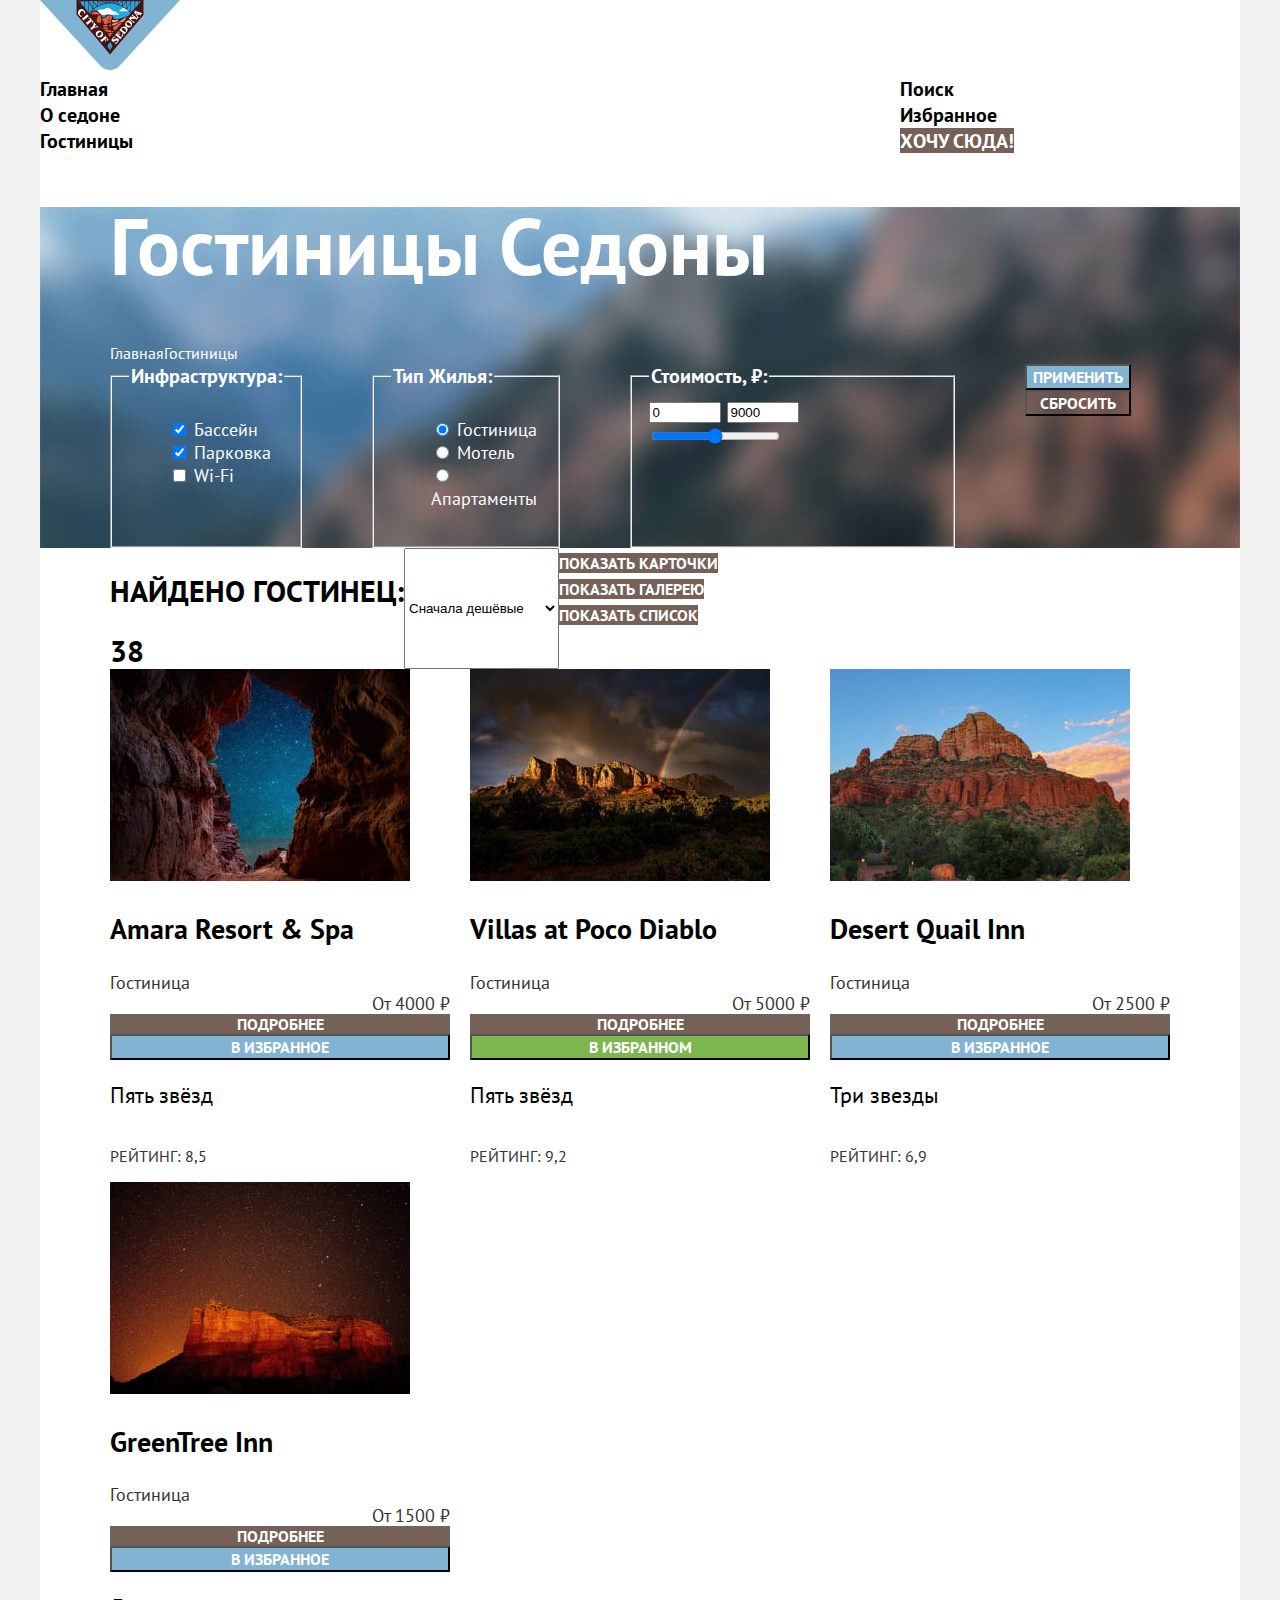
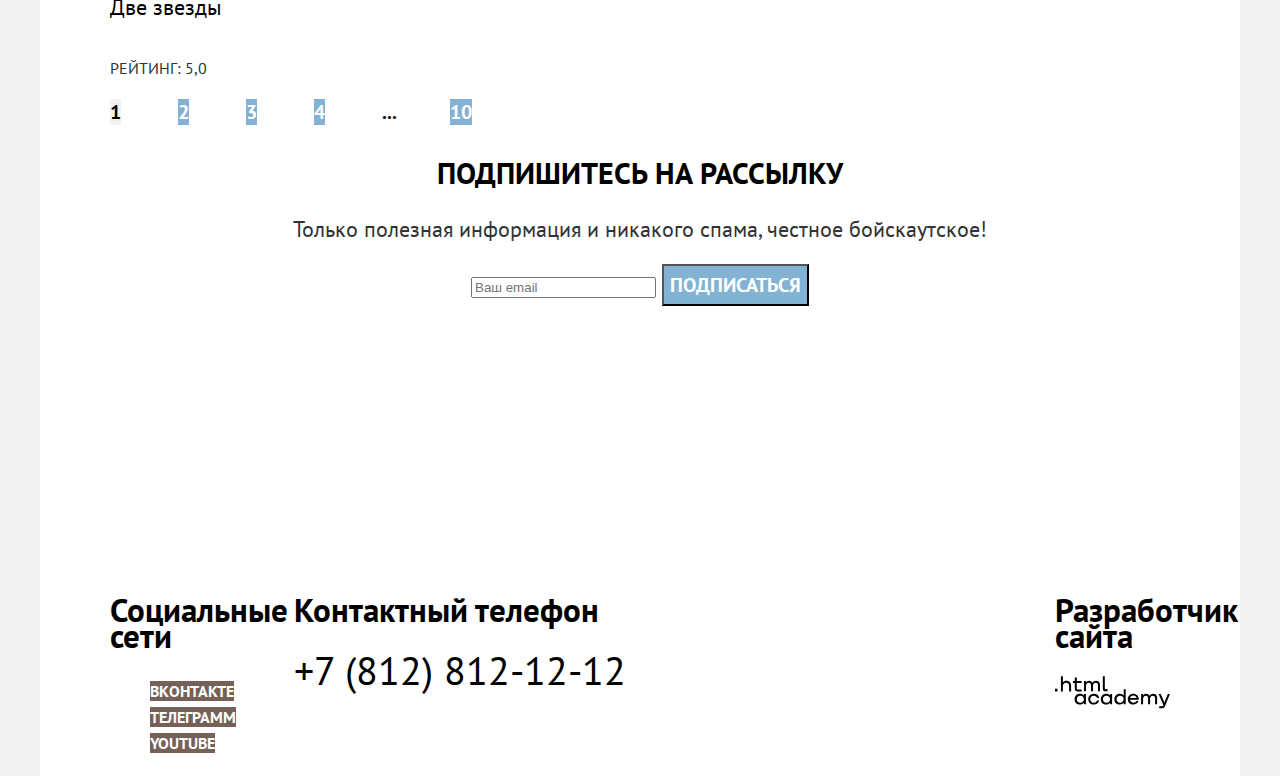
<file: 3/catalog.html>
<!DOCTYPE html>
<html lang="ru">
  <head>
    <meta charset="utf-8">
    <title>HTML Academy: Седона</title>
    <link rel="stylesheet" href="styles/styles.css">
    <base href="https://htmlacademy-htmlcss.github.io/2156249-sedona-35/3/">
</head>
  <body>
  <div class="container">
    <header class="page-header">
      <a class="logo__link" href="index.html">
        <img class="logo" src="images/header/sedona-logo_header.svg" width="140" height="70" alt="Логотип городка Седона">
      </a>
      <nav class="navigation">
        <ul class="navigation__list">
          <li class="navigation__item">
            <a class="navigation__link" href="index.html">Главная</a>
          </li>
          <li class="navigation__item">
            <a class="navigation__link" href="#">О седоне</a>
          </li>
          <li class="navigation__item">
            <a class="navigation__link navigation__link__current">Гостиницы</a>
          </li>
        </ul>
        <ul class="navigation__list navigation__user">
          <li class="navigation__item">
            <a class="navigation__link" href="#">
              <span class="visually-hidden">
              Поиск
              </span>
            </a>
          </li>
          <li class="navigation__item">
            <a class="navigation__link" href="#">
              <span class="visually-hidden">
                Избранное
              </span>
            </a>
          </li>
          <li class="navigation__item">
            <a class="navigation__link button button__link" href="#">
              Хочу сюда!
            </a>
          </li>
        </ul>
      </nav>
    </header>

    <main class="main-inner container__main">

    <div class="catalog-decoration">
      <section class="inner-header">
        <h1 class="inner-header__title">Гостиницы Седоны</h1>
        <ul class="breadcrumbs">
          <li class="breadcrumbs__item">
            <a class="breadcrumbs__link" href="index.html">
              <span class="visually-hidden">
                Главная
              </span>
            </a>
          </li>
          <li class="breadcrumbs__item">
            <a class="breadcrumbs__link">
                Гостиницы
            </a>
          </li>
        </ul>
      </section>

      <section class="accomodation-catalog filter">
        <h2 class="visually-hidden" hidden>Фильтры для поиска гостиницы в Седоне</h2>

        <form class="filter__form" action="https://echo.htmlacademy.ru/" method="get">

          <fieldset class="filter__group">
            <legend class="filter__title">Инфраструктура:</legend>
            <ul class="filter__list">
              <li class="filter__item">
                <label class="control">
                  <input class="control__input" type="checkbox" name="pool" checked>
                  Бассейн
                </label>
              </li>
              <li class="filter__item">
                <label class="control">
                  <input class="control__input" type="checkbox" name="parking" checked>
                  Парковка
                </label>
              </li>
              <li class="filter__item">
                <label class="control">
                  <input class="control__input" type="checkbox" name="wi-fi">
                  Wi-Fi
                </label>
              </li>
            </ul>
          </fieldset>

          <fieldset class="filter__group">
            <legend class="filter__title">Тип Жилья:</legend>
            <ul class="filter__list">
              <li class="filter__item">
                <label class="control">
                  <input class="control__input" type="radio" name="catalog__group" value="hotel" checked>
                  Гостиница
                </label>
              </li>
              <li class="filter__item">
                <label class="control">
                  <input class="control__input" type="radio" name="catalog__group" value="motel">
                  Мотель
                </label>
              </li>
              <li class="filter__item">
                <label class="control">
                  <input class="control__input" type="radio" name="catalog__group" value="apartment">
                  Апартаменты
                </label>
              </li>
            </ul>
          </fieldset>

          <fieldset class="filter__group filter__group__price">
            <legend class="filter__title">Стоимость, &#x20bd:</legend>
            <input class="price" type="number" min="0" max="9000" step="500" value="0" placeholder="от">
            <input class="price" type="number" min="0" max="9000" step="500" value="9000" placeholder="до">
            <br>
            <input class="price" type="range" min="0" max="9000" step="500">
          </fieldset>

          <div class="filter__button-wrapper">
          <button class="button button__small__blue filter__submit-button" type="submit">Применить</button>
          <button class="button button__small__transparent filter__reset-button" type="reset">Сбросить</button>
         </div>
        </form>
      </section>
    </div>

      <section class="search-result">
        <div class="search-result__wrapper">
        <h2 class="search-result__title">Найдено гостинец:</h2>
        <span class="search-result__number">38</span>
        </div>

        <select class="select-control" aria-label="Сортировка">
          <option value="cheap">Сначала дешёвые</option>
          <option value="expensive">Сначала дорогие</option>
          <option value="popular">Сначала популярные</option>
        </select>

        <ul class="view-type_list">
          <li class="view-type_item">
            <a class="view-type_link button" href="#">
             <span class="visually-hidden">Показать карточки</span>
            </a>
          </li>
          <li class="view-type_item">
            <a class="view-type_link button button-light" href="#" >
             <span class="visually-hidden">Показать галерею</span>
            </a>
          </li>
          <li class="view-type_item">
            <a class="view-type_link button button-light" href="#">
             <span class="visually-hidden">Показать список</span>
            </a>
          </li>
        </ul>
      </section>

      <div class="catalog-list__container">
        <ul class="catalog-list">
          <li class="catalog-list__card card">
            <a class="card__link" href="#">
              <img class="card__image" src="images/catalog/hotel-card_amara.jpg" width="300" height="212" alt="Пещера, из которой видно звёздное небо">
            </a>
            <a class="card__link" href="#">
             <h3 class="card__title">Amara Resort & Spa</h3>
            </a>
            <span class="card__type">Гостиница</span>
            <b class="card__price">От 4000 &#x20bd</b>
            <a class="button card__button" href="#">Подробнее</a>
            <button class="button button__small__blue card__button" type="button">В избранное</button>
            <p class="card__stars five-stars"><span class="visually-hidden">Пять звёзд</span></p>
            <p class="card__rating">Рейтинг: 8,5</p>
          </li>
          <li class="catalog-list__card card">
            <a class="card__link" href="#">
              <img class="card__image" src="images/catalog/hotel-card_villas.jpg" width="300" height="212" alt="Вид на освещённые солнцем горы, грозовые облака и радугу">
            </a>
            <a class="card__link" href="#">
              <h3 class="card__title">Villas at Poco Diablo</h3>
            </a>
            <span class="card__type">Гостиница</span>
            <b class="card__price">От 5000 &#x20bd</b>
            <a class="button card__button" href="#">Подробнее</a>
            <button class="button card__button card__button__current" type="button">В избранном</button>
            <p class="card__stars five-stars"><span class="visually-hidden">Пять звёзд</span></p>
            <p class="card__rating">Рейтинг: 9,2</p>
          </li>
          <li class="catalog-list__card card">
            <a class="card__link" href="#">
              <img class="card__image" src="images/catalog/hotel-card_desert.jpg" width="300" height="212" alt="Вид на горы и голубое небо">
            </a>
            <a class="card__link" href="#">
              <h3 class="card__title">Desert Quail Inn</h3>
            </a>
            <span class="card__type">Гостиница</span>
            <b class="card__price">От 2500 &#x20bd</b>
            <a class="button card__button" href="#">Подробнее</a>
            <button class="button button__small__blue card__button" type="button">В избранное</button>
            <p class="card__stars three-stars"><span class="visually-hidden">Три звезды</span></p>
            <p class="card__rating">Рейтинг: 6,9</p>
          </li>
          <li class="catalog-list__card card">
            <a class="card__link" href="#">
              <img class="card__image" src="images/catalog/hotel-card_greentree.jpg" width="300" height="212" alt="Вид на горы и звёздное небо">
            </a>
            <a class="card__link" href="#">
              <h3 class="card__title">GreenTree Inn</h3>
            </a>
            <span class="card__type">Гостиница</span>
            <b class="card__price">От 1500 &#x20bd</b>
            <a class="button card__button" href="#">Подробнее</a>
            <button class="button button__small__blue card__button" type="button">В избранное</button>
            <p class="card__stars two-stars"><span class="visually-hidden">Две звезды</span></p>
            <p class="card__rating">Рейтинг: 5,0</p>
          </li>
        </ul>
      </div>

      <div class="pagination__container">
        <ul class="pagination">
          <li class="pagination__item">
            <a class="pagination__link pagination__current">1</a>
          </li>
          <li class="pagination__item">
            <a class="pagination__link" href="#">2</a>
          </li>
          <li class="pagination__item">
            <a class="pagination__link" href="#">3</a>
          </li>
          <li class="pagination__item">
            <a class="pagination__link" href="#">4</a>
          </li>
          <li class="pagination__item">
            <a class="pagination__link pagination__next-page" href="#">...
              <span class="visually-hidden" hidden>Показать следующую страницу</span>
            </a>
          </li>
          <li class="pagination__item">
            <a class="pagination__link" href="#">10</a>
          </li>
        </ul>
      </div>

      <section class="subscription subscription__catalog">
        <h2 class="subscription__title">Подпишитесь на рассылку</h2>
        <p class="subscription__description subscription__description__catalog">Только полезная информация и никакого спама, честное бойскаутское!</p>
        <form class="subscription__form" action="https://echo.htmlacademy.ru/" method="post">
          <input class="subscription__field" placeholder="Ваш email" type="email" name="subscription-email" required>
          <button class="button button__big__blue subscription__button" type="submit">Подписаться</button>
        </form>
      </section>
    </main>

    <footer class="page-footer">
    <div class="container__page-footer">
      <section class="social">
        <h2 class="visually-hidden">Социальные сети</h2>
        <ul class="social__list">
          <li class="social__item">
            <a class="social__link button" href="https://vk.com/htmlacademy">
              <span class="visually-hidden">
                Вконтакте
              </span>
            </a>
          </li>
          <li class="social__item">
            <a class="social__link button" href="https://t.me/htmlacademy ">
              <span class="visually-hidden">
                Телеграмм
              </span>
            </a>
          </li>
          <li class="social__item">
            <a class="social__link button" href="https://www.youtube.com/user/htmlacademyru">
              <span class="visually-hidden">
                YouTube
              </span>
            </a>
          </li>
        </ul>
      </section>

      <section class="contacts">
        <h2 class="visually-hidden">Контактный телефон</h2>
        <a class="contacts__phone" href="tel:+78128121212">+7 (812) 812-12-12</a>
      </section>

      <section class="copyright">
        <h2 class="visually-hidden">Разработчик сайта</h2>
        <a class="copyright__link" href="https://htmlacademy.ru/">
          <img class="copyright__logo" src="images/footer/html-academy-logo_footer.svg" width="115" height="33" alt="Логотип компании HtmlAcademy">
        </a>
      </section>
    </div>
    </footer>
  </div>
  </body>
</html>
</file>
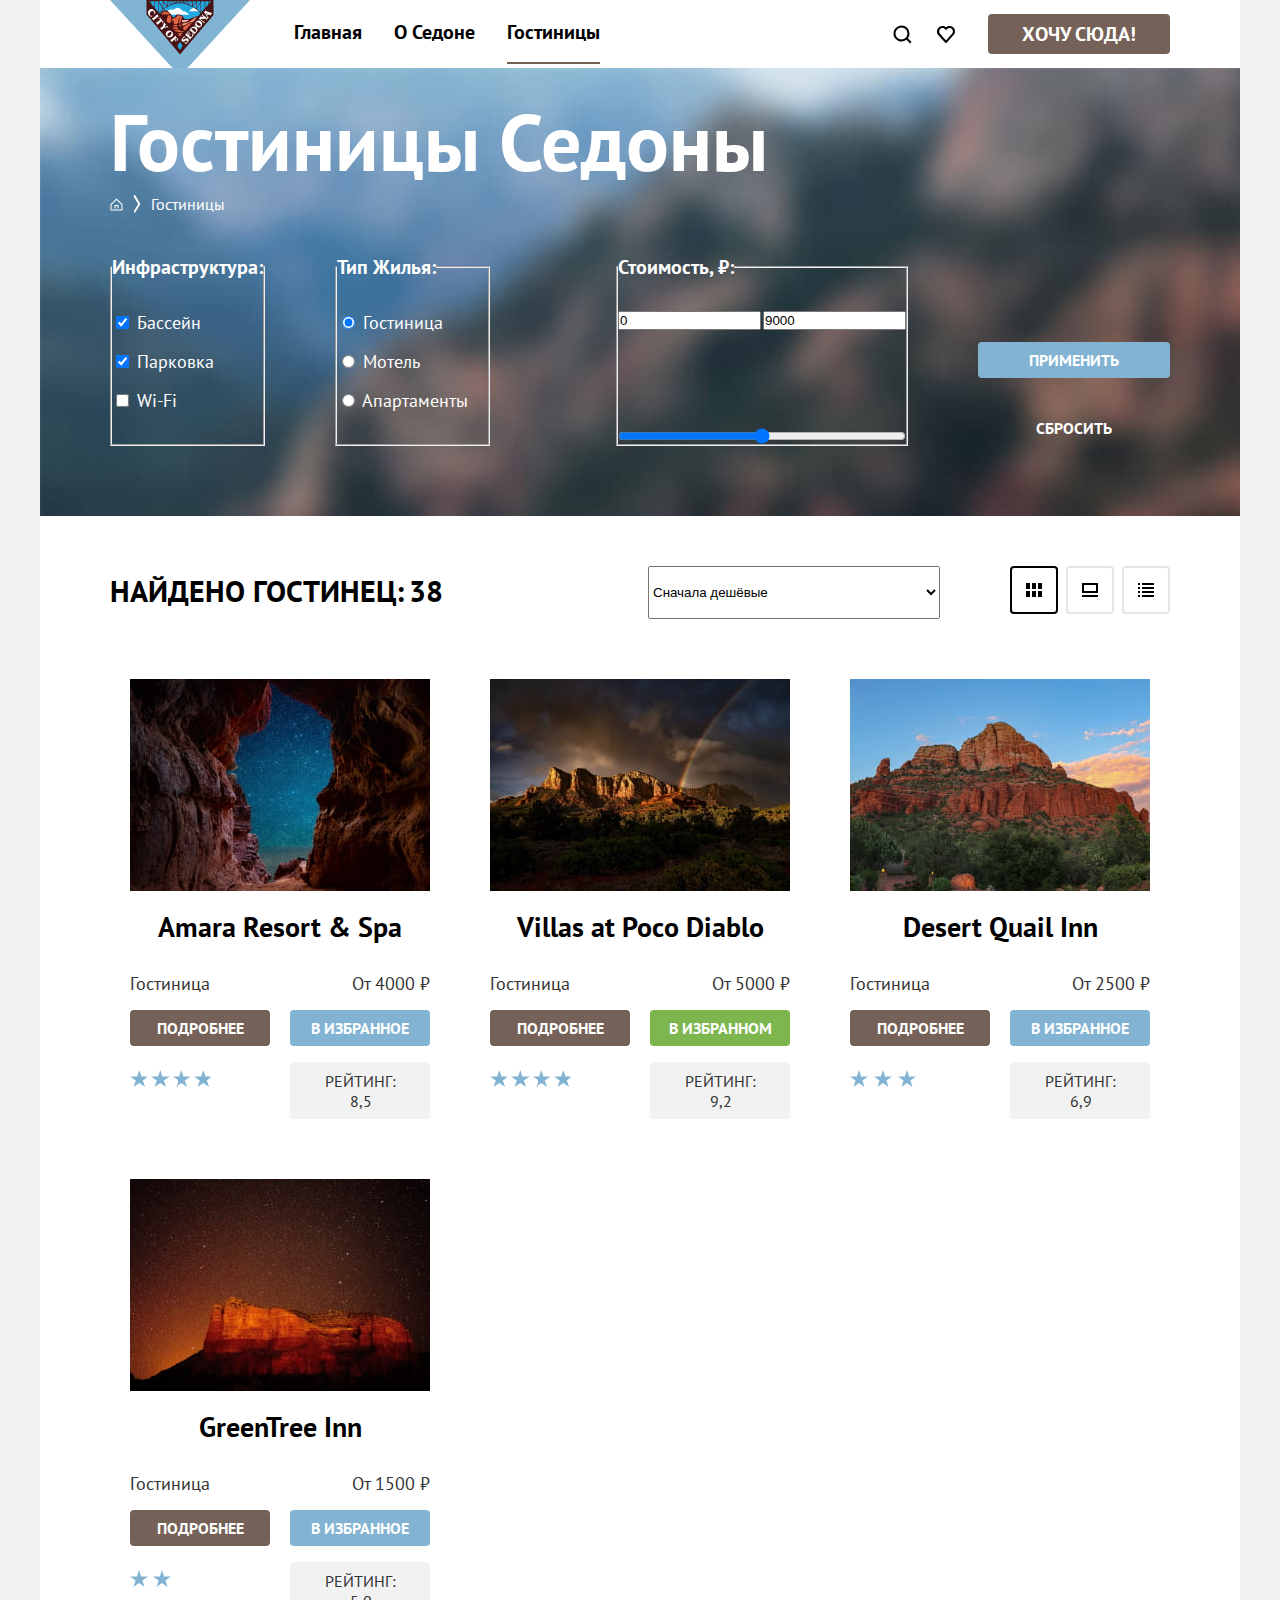
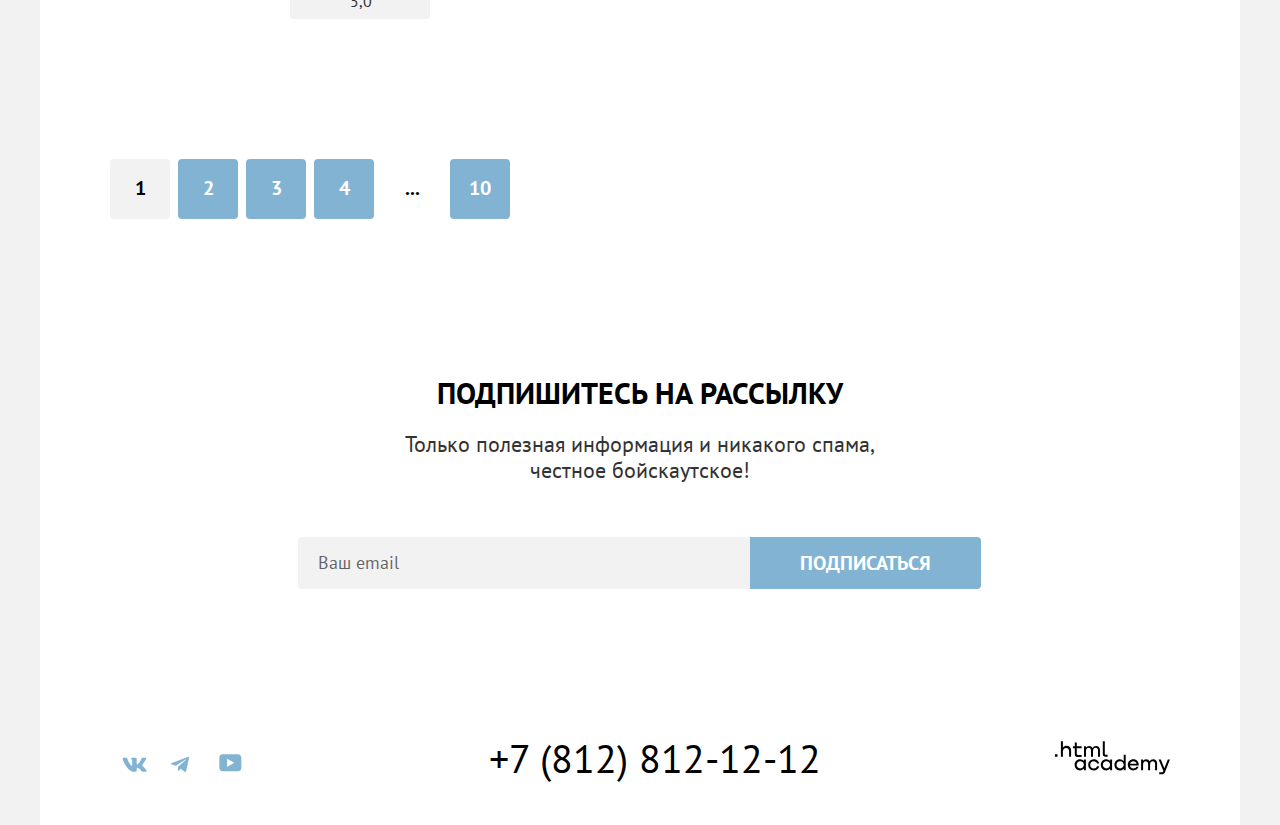
<file: 4/catalog.html>
<!DOCTYPE html>
<html lang="ru">
  <head>
    <meta charset="utf-8">
    <title>HTML Academy: Седона</title>
    <link rel="stylesheet" href="styles/styles.css">
    <base href="https://htmlacademy-htmlcss.github.io/2156249-sedona-35/4/">
</head>
  <body>
  <div class="container">
    <header class="page-header">
      <a class="logo__link" href="index.html">
        <img class="logo" src="images/header/sedona-logo_header.svg" width="140" height="70" alt="Логотип городка Седона">
      </a>
      <nav class="navigation">
        <ul class="navigation__list">
          <li class="navigation__item">
            <a class="navigation__link" href="index.html">Главная</a>
          </li>
          <li class="navigation__item">
            <a class="navigation__link" href="#">О Седоне</a>
          </li>
          <li class="navigation__item">
            <a class="navigation__link navigation__link__current">Гостиницы</a>
          </li>
        </ul>
        <ul class="navigation__list navigation__user">
          <li class="navigation__item">
            <a class="navigation__link navigation__link__icon" href="#">
              <svg class="navigation__icon" aria-hidden="true" focusable="false" width="20" height="20" fill="none" xmlns="http://www.w3.org/2000/svg"><path d="m19.5 18-3.7-3.67c1-1.3 1.7-2.98 1.7-4.87a8 8 0 0 0-8-7.96c-4.4 0-8 3.68-8 8.06a8 8 0 0 0 12.9 6.26l3.7 3.68 1.4-1.5Zm-10-2.48a6 6 0 0 1-6-5.96 6 6 0 0 1 12 0 6 6 0 0 1-6 5.96Z" fill="#000"/></svg>
              <span class="visually-hidden">
              Поиск
              </span>
            </a>
          </li>
          <li class="navigation__item">
            <a class="navigation__link navigation__link__icon" href="#">
              <svg class="navigation__icon" aria-hidden="true" focusable="false" width="18" height="17" fill="none" xmlns="http://www.w3.org/2000/svg"><path d="M8.9 17a.9.9 0 0 1-.8-.4c-5.4-6.1-6.7-7.5-7-7.9A5.4 5.4 0 0 1 5.5 0C6.8 0 8 .5 9 1.3a5.46 5.46 0 0 1 9 4.1c0 1.3-.5 2.5-1.3 3.4l-7 7.9c-.2.2-.4.3-.8.3Zm-6-9.5c.3.4 3.5 4 6.1 6.9l6.2-7c.5-.5.7-1.2.7-2 0-1.8-1.5-3.3-3.3-3.3-1 0-2 .5-2.7 1.3-.3.3-.6.4-.9.4-.3 0-.6-.2-.8-.4-.7-.8-1.7-1.3-2.7-1.3-1.8 0-3.3 1.5-3.3 3.3-.1.9.3 1.6.7 2.1-.1 0-.1 0 0 0Z" fill="#000"/></svg>
              <span class="visually-hidden">
                Избранное
              </span>
            </a>
          </li>
          <li class="navigation__item">
            <a class="navigation__link button button__link" href="#">
              Хочу сюда!
            </a>
          </li>
        </ul>
      </nav>
    </header>

    <main class="main-inner container__main">

    <div class="catalog-decoration">
      <section class="inner-header">
        <h1 class="inner-header__title">Гостиницы Седоны</h1>
        <ul class="breadcrumbs">
          <li class="breadcrumbs__item">
            <a class="breadcrumbs__link homepage-icon__link" href="index.html">
              <svg class="homepage-icon" aria-hidden="true" focusable="false" width="13" height="15" fill="none" xmlns="http://www.w3.org/2000/svg"><path d="m6.5.5-6 5.8v6.2h12V6.3L6.5.5Zm5 11h-10V6.7l5-4.8 5 4.8v4.8Z" fill="#fff"/><path d="M4.5 10.5h1V8h2v2.5h1V7h-4v3.5Z" fill="#fff"/></svg>
              <span class="visually-hidden">
                Главная
              </span>
            </a>
          </li>
          <li class="breadcrumbs__item">
            <a class="breadcrumbs__link catalog__link">
                Гостиницы
            </a>
          </li>
        </ul>
      </section>

      <section class="accomodation-catalog filter">
        <h2 class="visually-hidden" hidden>Фильтры для поиска гостиницы в Седоне</h2>

        <form class="filter__form" action="https://echo.htmlacademy.ru/" method="get">

          <fieldset class="filter__group">
            <legend class="filter__title">Инфраструктура:</legend>
            <ul class="filter__list">
              <li class="filter__item">
                <label class="control">
                  <input class="control__input" type="checkbox" name="pool" checked>
                  Бассейн
                </label>
              </li>
              <li class="filter__item">
                <label class="control">
                  <input class="control__input" type="checkbox" name="parking" checked>
                  Парковка
                </label>
              </li>
              <li class="filter__item">
                <label class="control">
                  <input class="control__input" type="checkbox" name="wi-fi">
                  Wi-Fi
                </label>
              </li>
            </ul>
          </fieldset>

          <fieldset class="filter__group">
            <legend class="filter__title">Тип Жилья:</legend>
            <ul class="filter__list">
              <li class="filter__item">
                <label class="control">
                  <input class="control__input" type="radio" name="catalog__group" value="hotel" checked>
                  Гостиница
                </label>
              </li>
              <li class="filter__item">
                <label class="control">
                  <input class="control__input" type="radio" name="catalog__group" value="motel">
                  Мотель
                </label>
              </li>
              <li class="filter__item">
                <label class="control">
                  <input class="control__input" type="radio" name="catalog__group" value="apartment">
                  Апартаменты
                </label>
              </li>
            </ul>
          </fieldset>

          <fieldset class="filter__group filter__group__price">
            <legend class="filter__title">Стоимость, &#x20bd:</legend>
            <input class="price" type="number" min="0" max="9000" step="500" value="0" placeholder="от">
            <input class="price" type="number" min="0" max="9000" step="500" value="9000" placeholder="до">
            <br>
            <input class="price price-range" type="range" min="0" max="9000" step="500">
          </fieldset>

          <div class="filter__button-wrapper">
          <button class="button button__small__blue filter__submit-button" type="submit">Применить</button>
          <button class="button button__small__transparent filter__reset-button" type="reset">Сбросить</button>
         </div>
        </form>
      </section>
    </div>

      <section class="search-result">
        <div class="search-result__wrapper">
        <h2 class="search-result__title">Найдено гостинец:</h2>
        <span class="search-result__number">38</span>
        </div>

        <select class="select-control" aria-label="Сортировка">
          <option value="cheap">Сначала дешёвые</option>
          <option value="expensive">Сначала дорогие</option>
          <option value="popular">Сначала популярные</option>
        </select>

        <ul class="view-type__list">
          <li class="view-type__item">
            <a class="view-type__link" href="#">
              <svg class="view-type__icon" aria-hidden="true" focusable="false" width="48" height="48" fill="none" xmlns="http://www.w3.org/2000/svg"><g clip-path="url(#a)" fill="#000"><path d="M20 17h-4v6h4v-6ZM32 17h-4v6h4v-6ZM26 17h-4v6h4v-6ZM20 25h-4v6h4v-6ZM32 25h-4v6h4v-6ZM26 25h-4v6h4v-6Z"/></g><rect x="1" y="1" width="46" height="46" rx="3" stroke="#000" stroke-width="2"/><defs><clipPath id="a"><path fill="#fff" transform="translate(16 17)" d="M0 0h16v14H0z"/></clipPath></defs></svg>
              <span class="visually-hidden">Показать карточки</span>
            </a>
          </li>
          <li class="view-type__item">
            <a class="view-type__link" href="#" >
              <svg aria-hidden="true" focusable="false" width="48" height="48" fill="none" xmlns="http://www.w3.org/2000/svg"><g clip-path="url(#a)" fill="#000"><path d="M32 29H16v2h16v-2ZM30 19v6H18v-6h12Zm2-2H16v10h16V17Z"/></g><rect x="1" y="1" width="46" height="46" rx="3" stroke="#E5E5E5" stroke-width="2"/><defs><clipPath id="a"><path fill="#fff" transform="translate(16 17)" d="M0 0h16v14H0z"/></clipPath></defs></svg>
              <span class="visually-hidden">Показать галерею</span>
            </a>
          </li>
          <li class="view-type__item">
            <a class="view-type__link" href="#">
              <svg aria-hidden="true" focusable="false" width="48" height="48" fill="none" xmlns="http://www.w3.org/2000/svg"><g clip-path="url(#a)" fill="#000"><path d="M18 17h-2v2h2v-2ZM32 17H20v2h12v-2ZM18 21h-2v2h2v-2ZM32 21H20v2h12v-2ZM18 25h-2v2h2v-2ZM32 25H20v2h12v-2ZM18 29h-2v2h2v-2ZM32 29H20v2h12v-2Z"/></g><rect x="1" y="1" width="46" height="46" rx="3" stroke="#E5E5E5" stroke-width="2"/><defs><clipPath id="a"><path fill="#fff" transform="translate(16 17)" d="M0 0h16v14H0z"/></clipPath></defs></svg>
              <span class="visually-hidden">Показать список</span>
            </a>
          </li>
        </ul>
      </section>

      <ul class="catalog-list">
          <li class="catalog-list__card card">
            <a class="card__link" href="#">
              <img class="card__image" src="images/catalog/hotel-card_amara.jpg" width="300" height="212" alt="Пещера, из которой видно звёздное небо">
            </a>
            <div class="card__content">
            <a class="card__link card__link__content" href="#">
             <h3 class="card__title">Amara Resort & Spa</h3>
            </a>
            <span class="card__type">Гостиница</span>
            <b class="card__price">От 4000 &#x20bd</b>
            <a class="button card__button" href="#">Подробнее</a>
            <button class="button card__button card__button__blue" type="button">В избранное</button>
            <p class="card__stars four-stars"><span class="visually-hidden">Пять звёзд</span></p>
            <p class="card__rating">Рейтинг: 8,5</p>
            </div>
          </li>
          <li class="catalog-list__card card">
            <a class="card__link" href="#">
              <img class="card__image" src="images/catalog/hotel-card_villas.jpg" width="300" height="212" alt="Вид на освещённые солнцем горы, грозовые облака и радугу">
            </a>
            <div class="card__content">
            <a class="card__link card__link__content" href="#">
              <h3 class="card__title">Villas at Poco Diablo</h3>
            </a>
            <span class="card__type">Гостиница</span>
            <b class="card__price">От 5000 &#x20bd</b>
            <a class="button card__button" href="#">Подробнее</a>
            <button class="button card__button card__button__current" type="button">В избранном</button>
            <p class="card__stars four-stars"><span class="visually-hidden">Пять звёзд</span></p>
            <p class="card__rating">Рейтинг: 9,2</p>
            </div>
          </li>
          <li class="catalog-list__card card">
            <a class="card__link" href="#">
              <img class="card__image" src="images/catalog/hotel-card_desert.jpg" width="300" height="212" alt="Вид на горы и голубое небо">
            </a>
            <div class="card__content">
            <a class="card__link card__link__content" href="#">
              <h3 class="card__title">Desert Quail Inn</h3>
            </a>
            <span class="card__type">Гостиница</span>
            <b class="card__price">От 2500 &#x20bd</b>
            <a class="button card__button" href="#">Подробнее</a>
            <button class="button card__button card__button__blue" type="button">В избранное</button>
            <p class="card__stars three-stars"><span class="visually-hidden">Три звезды</span></p>
            <p class="card__rating">Рейтинг: 6,9</p>
           </div>
          </li>
          <li class="catalog-list__card card">
            <a class="card__link" href="#">
              <img class="card__image" src="images/catalog/hotel-card_greentree.jpg" width="300" height="212" alt="Вид на горы и звёздное небо">
            </a>
            <div class="card__content">
            <a class="card__link card__link__content" href="#">
              <h3 class="card__title">GreenTree Inn</h3>
            </a>
            <span class="card__type">Гостиница</span>
            <b class="card__price">От 1500 &#x20bd</b>
            <a class="button card__button" href="#">Подробнее</a>
            <button class="button card__button card__button__blue" type="button">В избранное</button>
            <p class="card__stars two-stars"><span class="visually-hidden">Две звезды</span></p>
            <p class="card__rating">Рейтинг: 5,0</p>
            </div>
          </li>
      </ul>

      <ul class="pagination">
          <li class="pagination__item pagination__current">
            <a class="pagination__link">1</a>
          </li>
          <li class="pagination__item">
            <a class="pagination__link" href="#">2</a>
          </li>
          <li class="pagination__item">
            <a class="pagination__link" href="#">3</a>
          </li>
          <li class="pagination__item">
            <a class="pagination__link" href="#">4</a>
          </li>
          <li class="pagination__item pagination__next-page">
            <a class="pagination__link" href="#">...
              <span class="visually-hidden" hidden>Показать следующую страницу</span>
            </a>
          </li>
          <li class="pagination__item">
            <a class="pagination__link" href="#">10</a>
          </li>
      </ul>

      <section class="subscription subscription__catalog">
        <h2 class="subscription__title">Подпишитесь на рассылку</h2>
        <p class="subscription__description subscription__description__catalog">Только полезная информация и никакого спама, честное бойскаутское!</p>
        <form class="subscription__form" action="https://echo.htmlacademy.ru/" method="post">
          <input class="subscription__field" placeholder="Ваш email" type="email" name="subscription-email" required>
          <button class="button button__big__blue subscription__button" type="submit">Подписаться</button>
        </form>
      </section>
    </main>

    <footer class="page-footer">
      <section class="social">
        <h2 class="visually-hidden">Социальные сети</h2>
        <ul class="social__list">
          <li class="social__item">
            <a class="social__link social__link__vk" href="https://vk.com/htmlacademy">
              <svg class="social__icon" aria-hidden="true" focusable="false" width="25" height="15" xmlns="http://www.w3.org/2000/svg">
                <path fill-rule="evenodd" clip-rule="evenodd" d="M24.12 1.8c.16-.54 0-.94-.8-.94H20.7c-.67 0-.98.34-1.15.73 0 0-1.33 3.2-3.22 5.27-.61.6-.9.8-1.23.8-.16 0-.41-.2-.41-.75v-5.1c0-.66-.19-.95-.74-.95H9.82c-.42 0-.67.3-.67.59 0 .62.95.76 1.04 2.51v3.8c0 .83-.15.98-.48.98-.9 0-3.06-3.2-4.34-6.88-.25-.72-.5-1-1.18-1H1.57c-.75 0-.9.34-.9.73 0 .68.89 4.07 4.14 8.55 2.17 3.06 5.23 4.72 8 4.72 1.68 0 1.88-.37 1.88-1v-2.32c0-.74.16-.88.7-.88.38 0 1.05.19 2.6 1.66 1.79 1.75 2.08 2.54 3.08 2.54h2.63c.75 0 1.12-.37.9-1.1-.23-.72-1.08-1.77-2.2-3.02-.62-.71-1.54-1.48-1.82-1.86-.39-.5-.28-.71 0-1.15 0 0 3.2-4.42 3.54-5.93Z"/></svg>
              <span class="visually-hidden">
                Вконтакте
              </span>
            </a>
          </li>
          <li class="social__item">
            <a class="social__link social__link__tme" href="https://t.me/htmlacademy ">
              <svg class="social__icon" aria-hidden="true" focusable="false" width="18" height="16" xmlns="http://www.w3.org/2000/svg">
                <path fill-rule="evenodd" clip-rule="evenodd" d="M16.79.96.84 7.1c-1.09.44-1.08 1.05-.2 1.32l4.1 1.28 9.47-5.98c.44-.27.85-.13.52.17l-7.68 6.93-.28 4.22c.41 0 .6-.2.83-.41l1.99-1.94 4.13 3.06c.77.42 1.31.2 1.5-.71l2.72-12.8c.28-1.1-.43-1.61-1.16-1.28Z"/></svg>
              <span class="visually-hidden">
                Телеграмм
              </span>
            </a>
          </li>
          <li class="social__item">
            <a class="social__link social__link__youtube" href="https://www.youtube.com/user/htmlacademyru">
              <svg class="social__icon" aria-hidden="true" focusable="false" width="23" height="18" xmlns="http://www.w3.org/2000/svg">
                <path fill-rule="evenodd" clip-rule="evenodd" d="M18.94.36H3.51C1.65.36.33 1.95.33 3.76v10.09c0 1.91 1.32 3.5 3.18 3.5h15.65c1.64 0 3.17-1.59 3.17-3.4V3.76c-.22-1.8-1.53-3.4-3.39-3.4ZM7.99 12.89V4.82l7.34 4.04-7.34 4.03Z"/></svg>
              <span class="visually-hidden">
                YouTube
              </span>
            </a>
          </li>
        </ul>
      </section>

      <section class="contacts">
        <h2 class="visually-hidden">Контактный телефон</h2>
        <a class="contacts__phone" href="tel:+78128121212">+7 (812) 812-12-12</a>
      </section>

      <section class="copyright">
        <h2 class="visually-hidden">Разработчик сайта</h2>
        <a class="copyright__link" href="https://htmlacademy.ru/">
          <svg class="copyright__icon" aria-hidden="true" focusable="false" width="115" height="34" xmlns="http://www.w3.org/2000/svg">
            <path d="M0 13.26v2.6h2.5v-2.6H0ZM11.6 4.86c-1.6 0-2.8.7-3.6 1.7h-.1V.36h-2v15.5h2v-5.3c0-2.1 1.3-3.6 3.3-3.6 1.8 0 2.9 1.4 2.9 3.2v5.7h2v-6.1c.1-3-1.8-4.9-4.5-4.9ZM26.6 5.16h-4.8v-3.7h-2v3.8h-1.9v2h1.9v6c0 1.7 1 2.7 2.7 2.7h4.1v-2h-3.7c-.7 0-1.1-.4-1.1-1.1v-5.7h4.8v-2ZM41.1 4.96c-1.6 0-2.9.8-3.5 2.1h-.1c-.6-1.2-1.8-2.1-3.4-2.1-1.4 0-2.5.8-3.1 1.8h-.1v-1.6H29v10.6h2v-5.4c0-2 1-3.5 2.6-3.5 1.5 0 2.4 1 2.4 2.6v6.3h2v-5.6c0-2.4 1.4-3.3 2.6-3.3 1.5 0 2.4 1 2.4 2.6v6.3h2v-6.5c.1-2.5-1.4-4.3-3.9-4.3ZM47.8 13.06c0 1.7 1 2.7 2.8 2.7h2v-2h-1.7c-.7 0-1.1-.4-1.1-1.1V.36h-2v12.7ZM28.9 20.06c-.9-1.1-2.2-1.8-3.9-1.8-3.1 0-5.4 2.3-5.4 5.6s2.3 5.6 5.4 5.6c1.8 0 3-.8 3.8-1.9h.1v1.6h2v-10.6h-2v1.5Zm-3.6 7.4c-2.2 0-3.6-1.6-3.6-3.6s1.4-3.6 3.6-3.6 3.6 1.6 3.6 3.6c0 1.9-1.4 3.6-3.6 3.6ZM44.2 22.36c-.5-2.4-2.6-4.1-5.4-4.1a5.4 5.4 0 0 0-5.6 5.6c0 3.1 2.2 5.6 5.6 5.6 2.8 0 4.9-1.8 5.4-4.2h-2.1a3.4 3.4 0 0 1-3.3 2.3c-2.2 0-3.6-1.6-3.6-3.6s1.4-3.6 3.6-3.6c1.6 0 2.8 1 3.3 2.2h2.1v-.2ZM55.1 20.06c-.9-1.1-2.2-1.8-3.9-1.8-3.1 0-5.4 2.3-5.4 5.6s2.3 5.6 5.4 5.6c1.8 0 3-.8 3.8-1.9h.1v1.6h2v-10.6h-2v1.5Zm-3.6 7.4c-2.2 0-3.6-1.6-3.6-3.6s1.4-3.6 3.6-3.6 3.6 1.6 3.6 3.6c0 1.9-1.5 3.6-3.6 3.6ZM68.7 20.16c-.9-1.1-2.2-1.9-3.9-1.9-3.1 0-5.4 2.3-5.4 5.6s2.2 5.6 5.4 5.6c1.7 0 3-.8 3.8-1.8h.1v1.5h2v-15.4h-2v6.4Zm-3.6 7.3c-2.2 0-3.6-1.6-3.6-3.6s1.4-3.6 3.6-3.6 3.6 1.6 3.6 3.6c-.1 2-1.5 3.6-3.6 3.6ZM78.3 18.26c-3.3 0-5.5 2.5-5.5 5.6 0 3 2.1 5.6 5.5 5.6 2.5 0 4.5-1.3 5.2-3.6h-2.1c-.5 1-1.6 1.6-3 1.6-1.9 0-3.3-1.3-3.4-2.9h8.8c.2-3.6-2-6.3-5.5-6.3Zm0 1.9c1.7 0 3 1 3.3 2.6h-6.5c.3-1.5 1.5-2.6 3.2-2.6ZM98.2 18.26c-1.6 0-2.9.8-3.6 2h-.1c-.6-1.2-1.8-2-3.4-2-1.4 0-2.5.7-3.1 1.8v-1.5h-1.9v10.6h2v-5.4c0-2 1-3.4 2.6-3.5 1.5 0 2.4 1 2.4 2.6v6.3h2v-5.6c0-2.4 1.4-3.3 2.6-3.3 1.5 0 2.4 1 2.4 2.6v6.3h2v-6.5c.1-2.6-1.4-4.4-3.9-4.4ZM109.4 27.36l-3.6-8.9h-2.2l4.8 11.6c-.3.9-.7 1.2-1.7 1.2h-2.5v2h2.5c1.8 0 2.8-.8 3.5-2.6l4.7-12.2h-2.1l-3.4 8.9Z"/></svg>
          <span class="visually-hidden">
            Логотип компании HtmlAcademy
          </span>
        </a>
      </section>
    </footer>
  </div>
  </body>
</html>
</file>
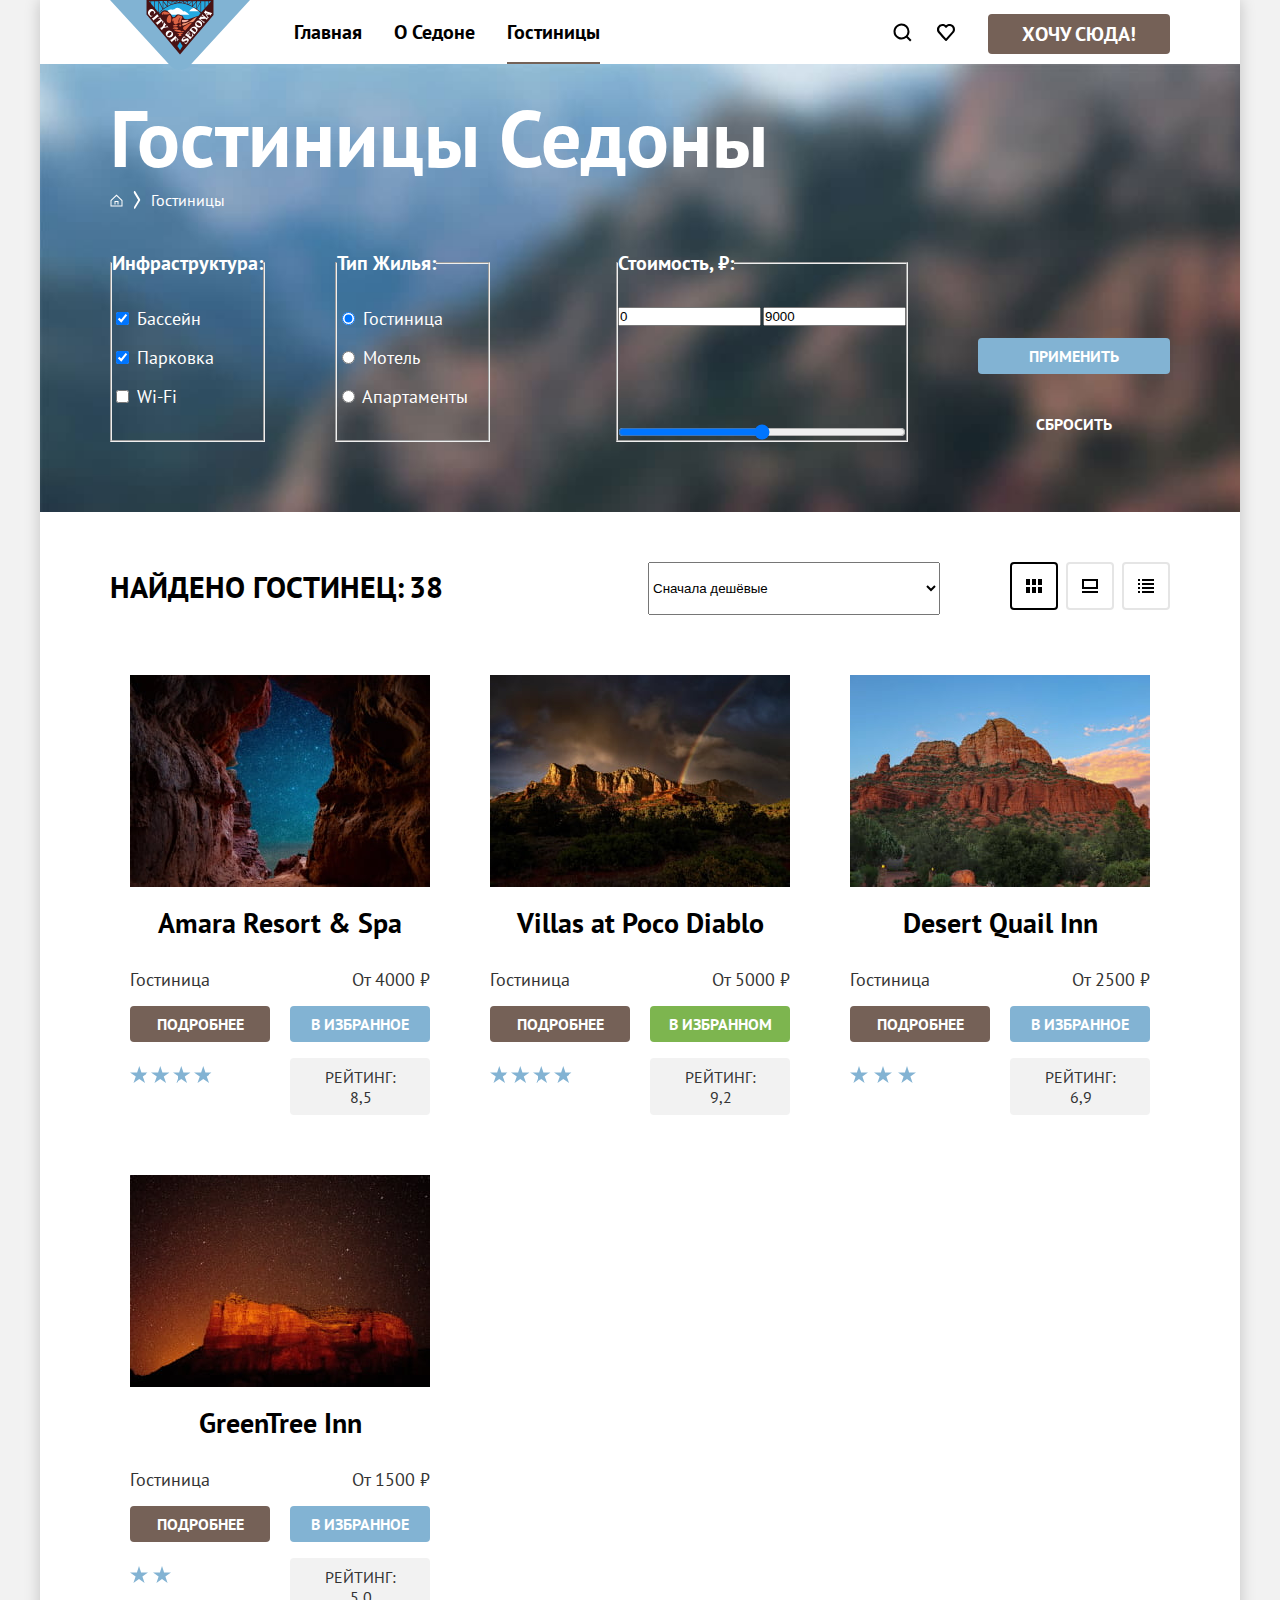
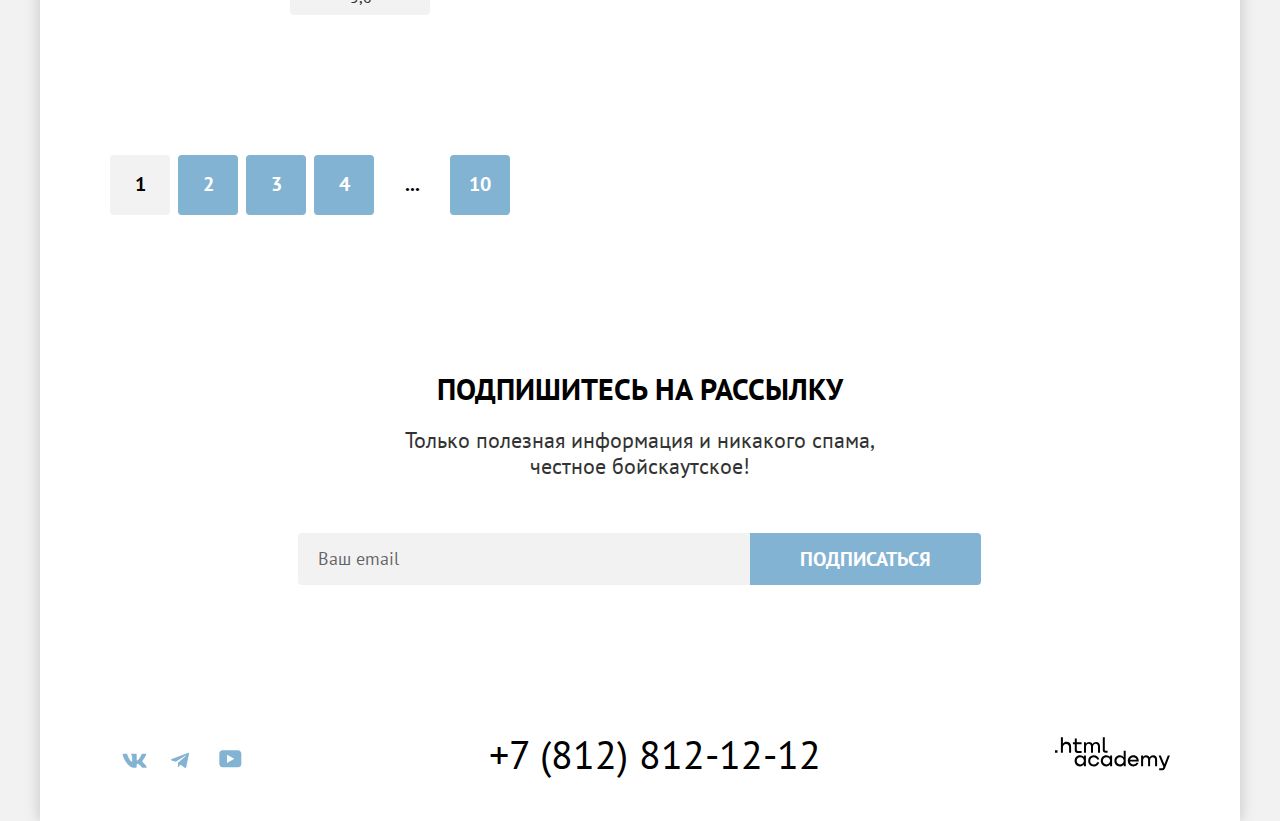
<file: 5/catalog.html>
<!DOCTYPE html>
<html lang="ru">
  <head>
    <meta charset="utf-8">
    <title>HTML Academy: Седона</title>
    <link rel="stylesheet" href="styles/styles.css">
    <base href="https://htmlacademy-htmlcss.github.io/2156249-sedona-35/5/">
</head>
  <body>
  <div class="container">
    <header class="page-header">
      <a class="logo__link" href="index.html">
        <img class="logo" src="images/header/sedona-logo_header.svg" width="140" height="70" alt="Логотип городка Седона">
      </a>
      <nav class="navigation">
        <ul class="navigation__list">
          <li class="navigation__item">
            <a class="navigation__link" href="index.html">Главная</a>
          </li>
          <li class="navigation__item">
            <a class="navigation__link" href="#">О Седоне</a>
          </li>
          <li class="navigation__item">
            <a class="navigation__link navigation__link__current">Гостиницы</a>
          </li>
        </ul>
        <ul class="navigation__list navigation__user">
          <li class="navigation__item">
            <a class="navigation__link navigation__link__icon" href="#">
              <svg class="navigation__icon" aria-hidden="true" focusable="false" width="20" height="20" fill="none" xmlns="http://www.w3.org/2000/svg"><path d="m19.5 18-3.7-3.67c1-1.3 1.7-2.98 1.7-4.87a8 8 0 0 0-8-7.96c-4.4 0-8 3.68-8 8.06a8 8 0 0 0 12.9 6.26l3.7 3.68 1.4-1.5Zm-10-2.48a6 6 0 0 1-6-5.96 6 6 0 0 1 12 0 6 6 0 0 1-6 5.96Z" fill="#000"/></svg>
              <span class="visually-hidden">
              Поиск
              </span>
            </a>
          </li>
          <li class="navigation__item">
            <a class="navigation__link navigation__link__icon" href="#">
              <svg class="navigation__icon" aria-hidden="true" focusable="false" width="18" height="17" fill="none" xmlns="http://www.w3.org/2000/svg"><path d="M8.9 17a.9.9 0 0 1-.8-.4c-5.4-6.1-6.7-7.5-7-7.9A5.4 5.4 0 0 1 5.5 0C6.8 0 8 .5 9 1.3a5.46 5.46 0 0 1 9 4.1c0 1.3-.5 2.5-1.3 3.4l-7 7.9c-.2.2-.4.3-.8.3Zm-6-9.5c.3.4 3.5 4 6.1 6.9l6.2-7c.5-.5.7-1.2.7-2 0-1.8-1.5-3.3-3.3-3.3-1 0-2 .5-2.7 1.3-.3.3-.6.4-.9.4-.3 0-.6-.2-.8-.4-.7-.8-1.7-1.3-2.7-1.3-1.8 0-3.3 1.5-3.3 3.3-.1.9.3 1.6.7 2.1-.1 0-.1 0 0 0Z" fill="#000"/></svg>
              <span class="visually-hidden">
                Избранное
              </span>
            </a>
          </li>
          <li class="navigation__item">
            <a class="navigation__link button button__link" href="#">
              Хочу сюда!
            </a>
          </li>
        </ul>
      </nav>
    </header>

    <main class="main-inner container__main">

    <div class="catalog-decoration">
      <section class="inner-header">
        <h1 class="inner-header__title">Гостиницы Седоны</h1>
        <ul class="breadcrumbs">
          <li class="breadcrumbs__item">
            <a class="breadcrumbs__link homepage-icon__link" href="index.html">
              <svg class="homepage-icon" aria-hidden="true" focusable="false" width="13" height="15" fill="none" xmlns="http://www.w3.org/2000/svg"><path d="m6.5.5-6 5.8v6.2h12V6.3L6.5.5Zm5 11h-10V6.7l5-4.8 5 4.8v4.8Z" fill="#fff"/><path d="M4.5 10.5h1V8h2v2.5h1V7h-4v3.5Z" fill="#fff"/></svg>
              <span class="visually-hidden">
                Главная
              </span>
            </a>
          </li>
          <li class="breadcrumbs__item">
            <a class="breadcrumbs__link catalog__link">
                Гостиницы
            </a>
          </li>
        </ul>
      </section>

      <section class="accomodation-catalog filter">
        <h2 class="visually-hidden" hidden>Фильтры для поиска гостиницы в Седоне</h2>

        <form class="filter__form" action="https://echo.htmlacademy.ru/" method="get">

          <fieldset class="filter__group">
            <legend class="filter__title">Инфраструктура:</legend>
            <ul class="filter__list">
              <li class="filter__item">
                <label class="control">
                  <input class="control__input" type="checkbox" name="pool" checked>
                  Бассейн
                </label>
              </li>
              <li class="filter__item">
                <label class="control">
                  <input class="control__input" type="checkbox" name="parking" checked>
                  Парковка
                </label>
              </li>
              <li class="filter__item">
                <label class="control">
                  <input class="control__input" type="checkbox" name="wi-fi">
                  Wi-Fi
                </label>
              </li>
            </ul>
          </fieldset>

          <fieldset class="filter__group">
            <legend class="filter__title">Тип Жилья:</legend>
            <ul class="filter__list">
              <li class="filter__item">
                <label class="control">
                  <input class="control__input" type="radio" name="catalog__group" value="hotel" checked>
                  Гостиница
                </label>
              </li>
              <li class="filter__item">
                <label class="control">
                  <input class="control__input" type="radio" name="catalog__group" value="motel">
                  Мотель
                </label>
              </li>
              <li class="filter__item">
                <label class="control">
                  <input class="control__input" type="radio" name="catalog__group" value="apartment">
                  Апартаменты
                </label>
              </li>
            </ul>
          </fieldset>

          <fieldset class="filter__group filter__group__price">
            <legend class="filter__title">Стоимость, &#x20bd:</legend>
            <input class="price" type="number" min="0" max="9000" step="500" value="0" placeholder="от">
            <input class="price" type="number" min="0" max="9000" step="500" value="9000" placeholder="до">
            <br>
            <input class="price price-range" type="range" min="0" max="9000" step="500">
          </fieldset>

          <div class="filter__button-wrapper">
          <button class="button button__small__blue filter__submit-button" type="submit">Применить</button>
          <button class="button button__small__transparent filter__reset-button" type="reset">Сбросить</button>
         </div>
        </form>
      </section>
    </div>

      <section class="search-result">
        <div class="search-result__wrapper">
        <h2 class="search-result__title">Найдено гостинец:</h2>
        <span class="search-result__number">38</span>
        </div>

        <select class="select-control" aria-label="Сортировка">
          <option value="cheap">Сначала дешёвые</option>
          <option value="expensive">Сначала дорогие</option>
          <option value="popular">Сначала популярные</option>
        </select>

        <ul class="view-type__list">
          <li class="view-type__item">
            <a class="view-type__link" href="#">
              <svg class="view-type__icon" aria-hidden="true" focusable="false" width="48" height="48" fill="none" xmlns="http://www.w3.org/2000/svg"><g clip-path="url(#a)" fill="#000"><path d="M20 17h-4v6h4v-6ZM32 17h-4v6h4v-6ZM26 17h-4v6h4v-6ZM20 25h-4v6h4v-6ZM32 25h-4v6h4v-6ZM26 25h-4v6h4v-6Z"/></g><rect x="1" y="1" width="46" height="46" rx="3" stroke="#000" stroke-width="2"/><defs><clipPath id="a"><path fill="#fff" transform="translate(16 17)" d="M0 0h16v14H0z"/></clipPath></defs></svg>
              <span class="visually-hidden">Показать карточки</span>
            </a>
          </li>
          <li class="view-type__item">
            <a class="view-type__link" href="#" >
              <svg aria-hidden="true" focusable="false" width="48" height="48" fill="none" xmlns="http://www.w3.org/2000/svg"><g clip-path="url(#a)" fill="#000"><path d="M32 29H16v2h16v-2ZM30 19v6H18v-6h12Zm2-2H16v10h16V17Z"/></g><rect x="1" y="1" width="46" height="46" rx="3" stroke="#E5E5E5" stroke-width="2"/><defs><clipPath id="a"><path fill="#fff" transform="translate(16 17)" d="M0 0h16v14H0z"/></clipPath></defs></svg>
              <span class="visually-hidden">Показать галерею</span>
            </a>
          </li>
          <li class="view-type__item">
            <a class="view-type__link" href="#">
              <svg aria-hidden="true" focusable="false" width="48" height="48" fill="none" xmlns="http://www.w3.org/2000/svg"><g clip-path="url(#a)" fill="#000"><path d="M18 17h-2v2h2v-2ZM32 17H20v2h12v-2ZM18 21h-2v2h2v-2ZM32 21H20v2h12v-2ZM18 25h-2v2h2v-2ZM32 25H20v2h12v-2ZM18 29h-2v2h2v-2ZM32 29H20v2h12v-2Z"/></g><rect x="1" y="1" width="46" height="46" rx="3" stroke="#E5E5E5" stroke-width="2"/><defs><clipPath id="a"><path fill="#fff" transform="translate(16 17)" d="M0 0h16v14H0z"/></clipPath></defs></svg>
              <span class="visually-hidden">Показать список</span>
            </a>
          </li>
        </ul>
      </section>

      <ul class="catalog-list">
          <li class="catalog-list__card card">
            <a class="card__link" href="#">
              <img class="card__image" src="images/catalog/hotel-card_amara.jpg" width="300" height="212" alt="Пещера, из которой видно звёздное небо">
            </a>
            <div class="card__content">
            <a class="card__link card__link__content" href="#">
             <h3 class="card__title">Amara Resort & Spa</h3>
            </a>
            <span class="card__type">Гостиница</span>
            <b class="card__price">От 4000 &#x20bd</b>
            <a class="button card__button" href="#">Подробнее</a>
            <button class="button card__button card__button__blue" type="button">В избранное</button>
            <p class="card__stars four-stars"><span class="visually-hidden">Пять звёзд</span></p>
            <p class="card__rating">Рейтинг: 8,5</p>
            </div>
          </li>
          <li class="catalog-list__card card">
            <a class="card__link" href="#">
              <img class="card__image" src="images/catalog/hotel-card_villas.jpg" width="300" height="212" alt="Вид на освещённые солнцем горы, грозовые облака и радугу">
            </a>
            <div class="card__content">
            <a class="card__link card__link__content" href="#">
              <h3 class="card__title">Villas at Poco Diablo</h3>
            </a>
            <span class="card__type">Гостиница</span>
            <b class="card__price">От 5000 &#x20bd</b>
            <a class="button card__button" href="#">Подробнее</a>
            <button class="button card__button card__button__current" type="button">В избранном</button>
            <p class="card__stars four-stars"><span class="visually-hidden">Пять звёзд</span></p>
            <p class="card__rating">Рейтинг: 9,2</p>
            </div>
          </li>
          <li class="catalog-list__card card">
            <a class="card__link" href="#">
              <img class="card__image" src="images/catalog/hotel-card_desert.jpg" width="300" height="212" alt="Вид на горы и голубое небо">
            </a>
            <div class="card__content">
            <a class="card__link card__link__content" href="#">
              <h3 class="card__title">Desert Quail Inn</h3>
            </a>
            <span class="card__type">Гостиница</span>
            <b class="card__price">От 2500 &#x20bd</b>
            <a class="button card__button" href="#">Подробнее</a>
            <button class="button card__button card__button__blue" type="button">В избранное</button>
            <p class="card__stars three-stars"><span class="visually-hidden">Три звезды</span></p>
            <p class="card__rating">Рейтинг: 6,9</p>
           </div>
          </li>
          <li class="catalog-list__card card">
            <a class="card__link" href="#">
              <img class="card__image" src="images/catalog/hotel-card_greentree.jpg" width="300" height="212" alt="Вид на горы и звёздное небо">
            </a>
            <div class="card__content">
            <a class="card__link card__link__content" href="#">
              <h3 class="card__title">GreenTree Inn</h3>
            </a>
            <span class="card__type">Гостиница</span>
            <b class="card__price">От 1500 &#x20bd</b>
            <a class="button card__button" href="#">Подробнее</a>
            <button class="button card__button card__button__blue" type="button">В избранное</button>
            <p class="card__stars two-stars"><span class="visually-hidden">Две звезды</span></p>
            <p class="card__rating">Рейтинг: 5,0</p>
            </div>
          </li>
      </ul>

      <ul class="pagination">
          <li class="pagination__item pagination__current">
            <a class="pagination__link">1</a>
          </li>
          <li class="pagination__item">
            <a class="pagination__link" href="#">2</a>
          </li>
          <li class="pagination__item">
            <a class="pagination__link" href="#">3</a>
          </li>
          <li class="pagination__item">
            <a class="pagination__link" href="#">4</a>
          </li>
          <li class="pagination__item pagination__next-page">
            <a class="pagination__link" href="#">...
              <span class="visually-hidden" hidden>Показать следующую страницу</span>
            </a>
          </li>
          <li class="pagination__item">
            <a class="pagination__link" href="#">10</a>
          </li>
      </ul>

      <section class="subscription subscription__catalog">
        <h2 class="subscription__title">Подпишитесь на рассылку</h2>
        <p class="subscription__description subscription__description__catalog">Только полезная информация и никакого спама, честное бойскаутское!</p>
        <form class="subscription__form" action="https://echo.htmlacademy.ru/" method="post">
          <input class="subscription__field" placeholder="Ваш email" type="email" name="subscription-email" required>
          <button class="button button__big__blue subscription__button" type="submit">Подписаться</button>
        </form>
      </section>
    </main>

    <footer class="page-footer">
      <section class="social">
        <h2 class="visually-hidden">Социальные сети</h2>
        <ul class="social__list">
          <li class="social__item">
            <a class="social__link social__link__vk" href="https://vk.com/htmlacademy">
              <svg class="social__icon" aria-hidden="true" focusable="false" width="25" height="15" xmlns="http://www.w3.org/2000/svg">
                <path fill-rule="evenodd" clip-rule="evenodd" d="M24.12 1.8c.16-.54 0-.94-.8-.94H20.7c-.67 0-.98.34-1.15.73 0 0-1.33 3.2-3.22 5.27-.61.6-.9.8-1.23.8-.16 0-.41-.2-.41-.75v-5.1c0-.66-.19-.95-.74-.95H9.82c-.42 0-.67.3-.67.59 0 .62.95.76 1.04 2.51v3.8c0 .83-.15.98-.48.98-.9 0-3.06-3.2-4.34-6.88-.25-.72-.5-1-1.18-1H1.57c-.75 0-.9.34-.9.73 0 .68.89 4.07 4.14 8.55 2.17 3.06 5.23 4.72 8 4.72 1.68 0 1.88-.37 1.88-1v-2.32c0-.74.16-.88.7-.88.38 0 1.05.19 2.6 1.66 1.79 1.75 2.08 2.54 3.08 2.54h2.63c.75 0 1.12-.37.9-1.1-.23-.72-1.08-1.77-2.2-3.02-.62-.71-1.54-1.48-1.82-1.86-.39-.5-.28-.71 0-1.15 0 0 3.2-4.42 3.54-5.93Z"/></svg>
              <span class="visually-hidden">
                Вконтакте
              </span>
            </a>
          </li>
          <li class="social__item">
            <a class="social__link social__link__tme" href="https://t.me/htmlacademy ">
              <svg class="social__icon" aria-hidden="true" focusable="false" width="18" height="16" xmlns="http://www.w3.org/2000/svg">
                <path fill-rule="evenodd" clip-rule="evenodd" d="M16.79.96.84 7.1c-1.09.44-1.08 1.05-.2 1.32l4.1 1.28 9.47-5.98c.44-.27.85-.13.52.17l-7.68 6.93-.28 4.22c.41 0 .6-.2.83-.41l1.99-1.94 4.13 3.06c.77.42 1.31.2 1.5-.71l2.72-12.8c.28-1.1-.43-1.61-1.16-1.28Z"/></svg>
              <span class="visually-hidden">
                Телеграмм
              </span>
            </a>
          </li>
          <li class="social__item">
            <a class="social__link social__link__youtube" href="https://www.youtube.com/user/htmlacademyru">
              <svg class="social__icon" aria-hidden="true" focusable="false" width="23" height="18" xmlns="http://www.w3.org/2000/svg">
                <path fill-rule="evenodd" clip-rule="evenodd" d="M18.94.36H3.51C1.65.36.33 1.95.33 3.76v10.09c0 1.91 1.32 3.5 3.18 3.5h15.65c1.64 0 3.17-1.59 3.17-3.4V3.76c-.22-1.8-1.53-3.4-3.39-3.4ZM7.99 12.89V4.82l7.34 4.04-7.34 4.03Z"/></svg>
              <span class="visually-hidden">
                YouTube
              </span>
            </a>
          </li>
        </ul>
      </section>

      <section class="contacts">
        <h2 class="visually-hidden">Контактный телефон</h2>
        <a class="contacts__phone" href="tel:+78128121212">+7 (812) 812-12-12</a>
      </section>

      <section class="copyright">
        <h2 class="visually-hidden">Разработчик сайта</h2>
        <a class="copyright__link" href="https://htmlacademy.ru/">
          <svg class="copyright__icon" aria-hidden="true" focusable="false" width="115" height="34" xmlns="http://www.w3.org/2000/svg">
            <path d="M0 13.26v2.6h2.5v-2.6H0ZM11.6 4.86c-1.6 0-2.8.7-3.6 1.7h-.1V.36h-2v15.5h2v-5.3c0-2.1 1.3-3.6 3.3-3.6 1.8 0 2.9 1.4 2.9 3.2v5.7h2v-6.1c.1-3-1.8-4.9-4.5-4.9ZM26.6 5.16h-4.8v-3.7h-2v3.8h-1.9v2h1.9v6c0 1.7 1 2.7 2.7 2.7h4.1v-2h-3.7c-.7 0-1.1-.4-1.1-1.1v-5.7h4.8v-2ZM41.1 4.96c-1.6 0-2.9.8-3.5 2.1h-.1c-.6-1.2-1.8-2.1-3.4-2.1-1.4 0-2.5.8-3.1 1.8h-.1v-1.6H29v10.6h2v-5.4c0-2 1-3.5 2.6-3.5 1.5 0 2.4 1 2.4 2.6v6.3h2v-5.6c0-2.4 1.4-3.3 2.6-3.3 1.5 0 2.4 1 2.4 2.6v6.3h2v-6.5c.1-2.5-1.4-4.3-3.9-4.3ZM47.8 13.06c0 1.7 1 2.7 2.8 2.7h2v-2h-1.7c-.7 0-1.1-.4-1.1-1.1V.36h-2v12.7ZM28.9 20.06c-.9-1.1-2.2-1.8-3.9-1.8-3.1 0-5.4 2.3-5.4 5.6s2.3 5.6 5.4 5.6c1.8 0 3-.8 3.8-1.9h.1v1.6h2v-10.6h-2v1.5Zm-3.6 7.4c-2.2 0-3.6-1.6-3.6-3.6s1.4-3.6 3.6-3.6 3.6 1.6 3.6 3.6c0 1.9-1.4 3.6-3.6 3.6ZM44.2 22.36c-.5-2.4-2.6-4.1-5.4-4.1a5.4 5.4 0 0 0-5.6 5.6c0 3.1 2.2 5.6 5.6 5.6 2.8 0 4.9-1.8 5.4-4.2h-2.1a3.4 3.4 0 0 1-3.3 2.3c-2.2 0-3.6-1.6-3.6-3.6s1.4-3.6 3.6-3.6c1.6 0 2.8 1 3.3 2.2h2.1v-.2ZM55.1 20.06c-.9-1.1-2.2-1.8-3.9-1.8-3.1 0-5.4 2.3-5.4 5.6s2.3 5.6 5.4 5.6c1.8 0 3-.8 3.8-1.9h.1v1.6h2v-10.6h-2v1.5Zm-3.6 7.4c-2.2 0-3.6-1.6-3.6-3.6s1.4-3.6 3.6-3.6 3.6 1.6 3.6 3.6c0 1.9-1.5 3.6-3.6 3.6ZM68.7 20.16c-.9-1.1-2.2-1.9-3.9-1.9-3.1 0-5.4 2.3-5.4 5.6s2.2 5.6 5.4 5.6c1.7 0 3-.8 3.8-1.8h.1v1.5h2v-15.4h-2v6.4Zm-3.6 7.3c-2.2 0-3.6-1.6-3.6-3.6s1.4-3.6 3.6-3.6 3.6 1.6 3.6 3.6c-.1 2-1.5 3.6-3.6 3.6ZM78.3 18.26c-3.3 0-5.5 2.5-5.5 5.6 0 3 2.1 5.6 5.5 5.6 2.5 0 4.5-1.3 5.2-3.6h-2.1c-.5 1-1.6 1.6-3 1.6-1.9 0-3.3-1.3-3.4-2.9h8.8c.2-3.6-2-6.3-5.5-6.3Zm0 1.9c1.7 0 3 1 3.3 2.6h-6.5c.3-1.5 1.5-2.6 3.2-2.6ZM98.2 18.26c-1.6 0-2.9.8-3.6 2h-.1c-.6-1.2-1.8-2-3.4-2-1.4 0-2.5.7-3.1 1.8v-1.5h-1.9v10.6h2v-5.4c0-2 1-3.4 2.6-3.5 1.5 0 2.4 1 2.4 2.6v6.3h2v-5.6c0-2.4 1.4-3.3 2.6-3.3 1.5 0 2.4 1 2.4 2.6v6.3h2v-6.5c.1-2.6-1.4-4.4-3.9-4.4ZM109.4 27.36l-3.6-8.9h-2.2l4.8 11.6c-.3.9-.7 1.2-1.7 1.2h-2.5v2h2.5c1.8 0 2.8-.8 3.5-2.6l4.7-12.2h-2.1l-3.4 8.9Z"/></svg>
          <span class="visually-hidden">
            Логотип компании HtmlAcademy
          </span>
        </a>
      </section>
    </footer>
  </div>
  </body>
</html>
</file>
<file: styles/styles.css>
@font-face {
  font-family: "PT Sans";
  font-style: normal;
  font-weight: 400;
  src: url("../fonts/ptsans-400.woff2") format("woff2");
  font-display: swap;
}

@font-face {
  font-family: "PT Sans";
  font-style: normal;
  font-weight: 700;
  src: url("../fonts/ptsans-700.woff2") format("woff2");
  font-display: swap;
}

html {
  height: 100%;
}

body {
  font-family: "PT Sans", sans-serif;
  font-weight: 400;
  font-size: 22px;
  line-height: 26px;
  color: #000000;
  background-color: #F2F2F2;

  margin: 0;
}

.visually-hidden {
  position: absolute;
  width: 1px;
  height: 1px;
  margin: -1px;
  padding: 0;
  border: 0;
  clip: rect(0 0 0 0);
  overflow: hidden;
}

/* Кнопки */

.button {
  font-family: inherit;
  font-size: 16px;
  line-height: 20px;
  font-weight: 700;
  text-align: center;
  color: #ffffff;
  background-color: #756157;
  text-decoration: none;
  text-transform: uppercase;

  margin: 0;

  border: none;
  cursor: pointer;

  border-radius: 4px;

  display: inline-block;
}

.button__big__brown {
  font-size: 20px;
  line-height: 36px;
  background-color: #756157;

  padding: 8px 50px;

  /* display: inline-block; */
}

.button__big__brown:hover {
  background-color: #615048;
}

.button__big__brown:focus {
  background-color: #615048;
}

.button__big__brown:active {
  background-color: #756157;
  color: rgba(255, 255, 255, 0.3);
}

.button__big__brown:disabled {
  background-color: #E5E5E5;
  color: #FFFFFF;
}

.button__big__blue {
  font-size: 20px;
  line-height: 36px;
  background-color: #82B3D3;

  padding: 8px 50px;
  border-radius: 0 4px 4px 0;
}

.button__big__blue:hover {
  background-color: #68A2CA;
}

.button__big__blue:focus {
  background-color: #68A2CA;
}

.button__big__blue:active {
  background-color: #68A2CA;
  color:  rgba(255, 255, 255, 0.3);
}

.button__small__blue {
  background-color: #82B3D3;

  padding: 8px 50px;
}

.button__small__blue:hover {
  background-color: #68A2CA;
}

.button__small__blue:focus {
  background-color: #68A2CA;
}

.button__small__blue:active {
  background-color: #82B3D3;
  color: rgba(255, 255, 255, 0.3);
}

.button__small__blue:disabled {
  background-color: #E5E5E5;
  color: #FFFFFF;
}

.button__small__transparent {
  background-color: transparent;

  padding: 8px 58px;
}

.button__small__transparent:hover {
  background-color: transparent;
  color: rgba(255, 255, 255, 0.5);
}

.button__small__transparent:focus {
  background-color: transparent;
  color: #FFFFFF;
  border: 3px solid #83B3D3;
}

.button__small__transparent:active {
  background-color: transparent;
  color: rgba(255, 255, 255, 0.3);
}

.button__small__transparent:disabled {
  background-color: transparent;
  color: rgba(255, 255, 255, 0.1);
}

.card__button {
  padding: 8px 26px;
}

.card__button:hover {
  background-color: #615048;
}

.card__button:focus {
  background-color: #615048;
}

.card__button:active {
  background-color: #756157;
  color: rgba(255, 255, 255, 0.3);
}

.card__button:disabled {
  background-color: #E5E5E5;
  color: #FFFFFF;
}

.card__button__blue {
  background-color: #82B3D3;

  padding: 8px 20px;
}

.card__button__blue:hover {
  background-color: #68A2CA;
}

.card__button__blue:focus {
  background-color: #68A2CA;
}

.card__button__blue:active {
  background-color: #82B3D3;
  color: rgba(255, 255, 255, 0.3);
}

.card__button__blue:disabled {
  background-color: #E5E5E5;
  color: #FFFFFF;
}

.card__button__current {
  background-color: #7DB54F;

  padding: 8px 18px;
}

.card__button__current:hover {
  background-color: #6C9E42;
}

.card__button__current:focus {
  background-color: #6C9E42;
  color: rgba(255, 255, 255, 0.3);
}

.card__button__current:active {
  background-color: #7DB54F;
}

.card__button__current:disabled {
  background-color: #E5E5E5;
  color: #FFFFFF;
}

/* Основные контейнеры */

.container {
  margin: 0 auto;
  width: 1200px;

  display: flex;
  flex-direction: column;

  min-height: 100%;

  box-shadow: 0 0 15px rgba(0, 0, 0, 0.2);
}

/* Шапка сайта */

.page-header {
  background-color: #ffffff;

  display: flex;

  padding: 0 70px;
}

.logo__link {
  width: 138px;
  height: 64px;

  margin-right: 30px;

  z-index: 1;
}

.navigation {
  width: 962px;

  display: flex;
}

.navigation__list {
  list-style-type: none;

  max-width: 470px;
  margin: 0;
  padding: 0;

  display: flex;
  flex-wrap: wrap;
}

.navigation__item {
  height: 64px;
}

/* Как иначе избавиться от лишних 4х пикселей???? */

.navigation__user {
  margin-left: auto;
}

.navigation__link {
  font-size: 20px;
  line-height: 24px;
  font-weight: 700;
  text-align: left;
  color:#000000;
  text-decoration: none;

  display: block;
  padding: 20px 16px;

  position: relative;
}

.navigation__link__current::before {
  position: absolute;
  content: "";
  right: 16px;
  bottom: 0;
  left: 16px;
  height: 2px;
  background-color: #756257;
}

.navigation__user .navigation__link__icon {
  min-width: 44px;
  height: 100%;

  padding: 22px 12px;
  box-sizing: border-box;

  position: relative;
}

.navigation__icon {
  position: absolute;
  top: 0;
  right: 0;
  bottom: 0;
  left: 0;
  margin: auto;
}

.navigation__link.button__link {
  color: #ffffff;

  display: inline-block;
  padding: 8px 34px;
  margin-top: 14px;
  margin-bottom: 14px;
  margin-left: 20px;
}

.button__link:hover {
  background-color: #615048;
}

.button__link:focus {
  background-color: #615048;
}

.button__link:active {
  background-color: #756157;
  color: rgba(255, 255, 255, 0.3);
}

.button__link:disabled {
  background-color: #E5E5E5;
  color: #FFFFFF;
}

.likes-number {
  width: 10px;
  height: 10px;
  border-radius: 50%;
  background-color: #7DB54F;
  color: #ffffff;

  padding: 3px;

  font-family: inherit;
  font-size: 10px;
  line-height: 10px;
  font-weight: 400;

  position: absolute;
  right: 6px;
  top: 19px;
}

/* Главная часть - main */

.container__main {
  flex-grow: 1;

  display: flex;
  flex-direction: column;
}

/* Hero-block - Раздел с приветствием */

.welcoming {
  width: 1200px;
  height: 485px;

  background-image: url("../images/main_index/welcome_divider_main.svg"), url("../images/main_index/welcome-background_main.jpg");
  background-repeat: no-repeat, no-repeat;
  background-position: center bottom, center;
  background-color: #808080;

  color: #ffffff;
}

.welcoming__image {
  display: block;
  margin: 51px auto 0 auto;
}

/* Рекоммендации */

.advantages {
  background-color: #ffffff;
  color: #000000;
}

.advantages__wrapper {
  padding: 69px 270px 90px;
}

.advantages__slogan {
  font-size: 30px;
  line-height: 36px;
  font-weight: 700;
  text-align: center;
  text-transform: uppercase;

  margin: 0;
  margin-bottom: 25px;
}

.advantages__text {
  color: #333333;
  text-align: center;

  margin: 0;
}

/* Основной список рекомендаций: настоящий городок, там есть мост дьявола  */

.advantages__list {
  list-style-type: none;

  margin: 0;
  padding: 0;
}

.advantages__item {
  color: #333333;

  font-size: 18px;
  line-height: 21px;
  text-align: center;

  display: flex;
  flex-wrap: wrap;
}

.advantages__content-wrapper {
  width: 400px;
  height: 384px;

  padding: 92px 85px 111px;

  box-sizing: border-box;
}

.advantages__content-wrapper-blue {
  background-color: #82B3D3;
}

.advantages__title {
  color: #ffffff;

  font-size: 24px;
  line-height: 28px;
  font-weight: 700;
  text-transform: uppercase;

  margin: 0;
  margin-bottom: 62px;

  position: relative;
}

.advantages__title::after {
  position: absolute;
  content: "";
  right: 85px;
  bottom: -30px;
  left: 85px;
  height: 2px;
  background-color: rgba(255, 255, 255, 0.3);
}

.advantages__description {
  color: #ffffff;

  margin: 0;
}

.advantages__image__second {
  order: -1;
}

/* Дополнительный список: небольшая площадь, красивая дорога, мало туристов */

.advantages__extra-list {
  list-style-type: none;

  margin: 0;
  padding: 0;

  display: flex;
}

.advantages__extra-item {
  background-color: rgba(131, 179, 211, 0.12);

  width: 400px;
  height: 384px;

  padding: 103px 80px 121px;

  box-sizing: border-box;
}

.advantages__extra-item:nth-child(2) {
  background-color: rgba(131, 179, 211, 0.2);
}

.advantages__extra-title {
  color: #000000;

  font-size: 24px;
  line-height: 28px;
  font-weight: 700;
  text-transform: uppercase;

  margin: 0;
  margin-bottom: 62px;

  position: relative;
}

.advantages__extra-title::after {
  position: absolute;
  content: "";
  right: 85px;
  bottom: -30px;
  left: 85px;
  height: 2px;
  background-color: rgba(0, 0, 0, 0.3);
}

.advantages__extra-description {
  margin: 0;
}

/* Дополнительный список: жильё, еда, сувениры */

.recommendations__list {
  list-style-type: none;

  margin: 0;
  padding: 0;

  display: flex;
}

.recommendations__item {
  background-color: rgba(131, 179, 211, 0.12);

  width: 400px;
  height: 384px;

  padding: 182px 85px 81px;

  box-sizing: border-box;

  position: relative;
}

.recommendations__item:nth-child(2) {
  background-color: #ffffff;
}

.recommendations__icon {
  position: absolute;
  top: 80px;
  right: 0;
  bottom: 0;
  left: 0;
  margin: 0 auto;
}

.recommendations__title {
  color: #000000;

  font-size: 24px;
  line-height: 28px;
  font-weight: 700;
  text-transform: uppercase;

  margin: 0;
  margin-bottom: 30px;
}

.recommendations__description {
  margin: 0;
}

/* Заинтересовались? Поиск гостиницы */

.accomodation {
  color: #333333;
  text-align: center;

  background-color: #ffffff;

  padding: 96px 304px 96px 304px;
}

.accomodation__title {
  color:#000000;

  font-size: 30px;
  line-height: 36px;
  font-weight: 700;
  text-transform: uppercase;

  margin: 0;
  margin-bottom: 20px;
}

.accomodation__description {
  margin: 0;
  margin-bottom: 54px;
}

/* Подписка на рассылку */

.subscription {
  color: #ffffff;
  text-align: center;

  background-color: #808080;
  background-image: url("../images/main_index/subscribe_banner_main.jpg");
  background-repeat: no-repeat;
  background-size: cover;

  padding: 96px 258px 104px 258px;
}

.subscription__title {
  font-size: 30px;
  line-height: 36px;
  font-weight: 700;
  text-transform: uppercase;

  margin: 0;
  margin-bottom: 20px;
}

.subscription__description {
  margin: 0 auto 54px auto;
  width: 475px;
}

.subscription__form {
  display: flex;
}

.subscription__field {
  width: 452px;
  margin: 0;
  padding: 14px 20px 14px 20px;
  box-sizing: border-box;

  font-family: inherit;
  font-size: 18px;
  line-height: 24px;
  font-weight: 400;


  background-color: #F2F2F2;
  color: #000000;

  border: none;
  border-radius: 4px 0 0 4px;
}

.subscription__field::placeholder {
  color: rgba(0, 0, 0, 0.6);
}

.subscription__field:hover {
  background-color: #E6E6E6;
}

.subscription__field:focus {
  height: 52px;
  background-color: #E6E6E6;
  border: 3px solid #83B3D3;
  border-right-style: none;
  padding: 11px 17px 11px 17px;
}

.subscription__field:active {
  background-color: #F2F2F2;
  border: 2px solid #000000;
}

/* Подвал сайта */

.page-footer {
  color: #000000;
  background-color: #ffffff;

  padding: 40px 70px 30px 70px;

  display: flex;
}

.social {
  max-width: 145px;

  margin-top: 5px;
  margin-bottom: 5px;
}

.social__list {
  list-style-type: none;

  margin: 0;
  padding: 0;

  display: flex;
  flex-wrap: wrap;
}

.social__item {
  min-width: 48px;
  min-height: 40px;

  padding: 13px 12px;

  box-sizing: border-box;
}

.social__link__vk {
  width: 24px;
  height: 14px;

}

.social__link__tme {
  width: 18px;
  height: 16px;
}

.social__link__youtube {
  width: 22px;
  height: 17px;
}

.social__icon {
  fill: #83B3D3;
}

.social__link:hover .social__icon,
.social__link:focus .social__icon {
  fill: #68A2CA;
}

.social__link:active .social__icon {
  fill: #68A2CA;
  opacity: 30%;
}

.contacts {
  margin: 5px auto 5px auto;
}

.contacts__phone {
  font-size: 40px;
  line-height: 40px;

  color: #000000;
  text-decoration: none;
}

.contacts__phone:hover {
  color: #756157;
}

.contacts__phone:focus {
  color: #756157;
}

.contacts__phone:active {
  color: rgba(117, 97, 87, 0.3);
}

.copyright {
  width: 115px;

  margin-top: 8px;
  margin-bottom: 8px;
}

.copyright__icon {
  fill: #000000;
}

.copyright__link:hover .copyright__icon,
.copyright__link:focus .copyright__icon {
  fill: #756157;
}

.copyright__link:active .copyright__icon {
  fill: #756157;
  opacity: 30%;
}

/* Модальное окно */

.modal__container {
  position: fixed;
  top: 0;
  left: 0;
  display: flex;
  width: 100%;
  height: 100%;
  background-color: rgba(242, 242, 242, 0.8);

  z-index: 2;
}

.modal__container__close {
  display: none;
}

.modal__search {
  position: relative;
  margin: auto;

  width: 717px;
  padding: 64px 70px;
  box-sizing: border-box;
  border-radius: 30px;

  background-color: #ffffff;
  color: #000000;

  box-shadow: 0 25px 50px rgba(0, 0, 0, 0.15);
}

.modal__title {
  font-family: inherit;
  font-size: 30px;
  line-height: 36px;
  font-weight: 700;
  text-transform: uppercase;

  margin: 0;
  margin-bottom: 64px;
}

.modal__close-button {
  position: absolute;
  padding: 0;
  top: 64px;
  right: 52px;
  width: 52px;
  height: 52px;
  border-radius: 50%;

  background-color: #F2F2F2;
  color: #000000;

  border: none;
  cursor: pointer;
}

.modal__close-button::after {
  position: absolute;
  top: 25px;
  left: 19px;
  width: 14px;
  height: 2px;
  background-color: #000000;
  content: "";

  transform: rotate(45deg);
}

.modal__close-button::before {
  position: absolute;
  top: 25px;
  left: 19px;
  width: 14px;
  height: 2px;
  background-color: #000000;
  content: "";

  transform: rotate(-45deg);
}

.modal__form {
  display: grid;
  grid-template-columns: 120px 110px 183px 110px;
  column-gap: 18px;
  row-gap: 48px;


  position: relative;
}

.modal__label {
  font-family: inherit;
  font-size: 20px;
  line-height: 24px;
  font-weight: 700;

  margin-top: 12px;
  margin-bottom: 12px;
}

.modal__label__children {
  margin-left: 70px;

  position: relative;
}

.tooltip {
  position: absolute;
  margin-left: 10px;

  width: 26px;
  height: 26px;

}

.tooltip__toggle {
  display: block;

  width: 26px;
  height: 26px;
  border-radius: 50%;
  padding: 0;
  margin: 0;

  background-color: #68A2CA;
  color: #ffffff;
  border: none;

  text-align: center;

  transform: rotate(180deg);
}

.tooltip__toggle:hover {
  background-color: #83B3D3;
}

.tooltip__text {
  font-family: inherit;
  font-weight: 400;
  font-size: 16px;
  line-height: 20px;

  background-color: #333333;
  color: #ffffff;

  width: 256px;
  box-sizing: border-box;

  padding: 15px 18px 18px 22px;
  margin: 0;
  border-radius: 10px;

  position: absolute;
  top: 42px;
  right: -112px;

  display: none;
}

.tooltip__toggle:hover + .tooltip__text,
.tooltip__toggle:focus + .tooltip__text {
  display: block;
}

.tooltip__text::before {
  position: absolute;
  top: -10px;
  right: 113px;
  content: "";
  width: 0;
  height: 0;
  border-left: 12px solid transparent;
  border-right: 12px solid transparent;
  border-bottom: 10px solid #333333;
}

.modal__input {
  grid-column: 2/5;

  padding: 12px 20px;
  margin: 0;

  background: #F2F2F2;
  border-radius: 4px;
  border: none;

  font-weight: 700;
  font-size: 18px;
  line-height: 24px;
  color: #000000;
}

.modal__date-icon {
  position: absolute;
  top: 16px;
  right: 22px;
}

.modal__date-icon__check-out {
  position: absolute;
  top: 112px;
  right: 22px;
}

.adults__input {
  grid-column: 2/3;

  margin: 0;
  border: none;
  border-radius: 4px;
  background-color: #F2F2F2;
}

.modal__button-minus {
  position: absolute;
  top: 206px;
  left: 147px;
}

.modal__button-plus {
  position: absolute;
  top: 206px;
  left: 220px;
}

.modal__button-minus__children {
  position: absolute;
  top: 206px;
  right: 80px;
}

.modal__button-plus__children {
  position: absolute;
  top: 206px;
  right: 6px;
}

.children__input {
  grid-column: 4/5;

  margin: 0;
  border: none;
  border-radius: 4px;
  background-color: #F2F2F2;
}

::-webkit-input-placeholder {
  color:#000000;
}
::-moz-placeholder {
  color:#000000;
}
:-moz-placeholder {
  color:#000000;
}
:-ms-input-placeholder {
  color:#000000;
}

.modal__extra-information__negative {
  color: #FF5757;
  font-size: 16px;
  line-height: 21px;
  font-weight: 400px;

  position: absolute;

  padding: 0;
  margin: 0;

  top: 52px;
  right: 137px;
}

.modal__extra-information__positive {
  color: #333333;
  font-size: 16px;
  line-height: 21px;
  font-weight: 400px;

  position: absolute;

  padding: 0;
  margin: 0;

  top: 152px;
  right: 85px;
}

.modal__search-button {
  grid-column: 1/-1;

  font-size: 20px;
  line-height: 24px;
  background-color: #83B3D3;
  color: #ffffff;

  padding: 18px 257px 18px 257px;
}

.modal__search-button:hover {
  background-color: #68A2CA;
}

.modal__search-button:focus {
  background-color: #68A2CA;
}

.modal__search-button:active {
  background-color: #68A2CA;
  color:  rgba(255, 255, 255, 0.3);
}

/* Страница каталога */

.main-inner {
  color: #000000;
  background-color: #ffffff;
}

/* Гостиницы Седоны */

.catalog-decoration {
  color: #ffffff;
  background-color: #808080;
  text-align: left;

  background-image: url("../images/catalog/catalog_background.jpg");
  background-repeat: no-repeat;
  background-size: cover;

  padding: 35px 70px 70px 70px;
}

.inner-header {
  width: 1060px;
  margin: 0;
  margin-bottom: 40px;
}

.inner-header__title {
  font-size: 80px;
  line-height: 78px;
  font-weight: 700;

  margin: 0;
  margin-bottom: 8px;
}

/* Хлебные крошки */

.breadcrumbs {
  list-style-type: none;

  margin: 0;
  padding: 0;

  display: flex;
}

.breadcrumbs__link {
  font-size: 16px;
  line-height: 21px;
  font-weight: 400;
  text-decoration: none;
  color: inherit;
}

.breadcrumbs__link:hover {
  color: rgba(255, 255, 255, 0.6);
}

.breadcrumbs__link:focus {
  color: #FFFFFF;
}

.breadcrumbs__link:active {
  color: rgba(255, 255, 255, 0.3);
}

.homepage-icon__link {
  min-width: 12px;
  min-height: 12px;

  margin-right: 23px;

  position: relative;
}

.homepage-icon {
  position: absolute;
  top: 0;
  right: 0;
  bottom: -2px;
  left: 0;
  margin: auto;
}

.catalog__link {
  padding-left: 18px;

  background-image: url("../images/catalog/arrow-icon_breadcrumbs.svg");
  background-repeat: no-repeat;
  background-size: 8px 20px;
  background-position: left 100%;
}

/* Фильтры для поиска гостиницы в Седоне */

.filter__form {
  width: 1060px;
  margin: 0;

  display: flex;
}

.filter__group {
  width: 151px;
  margin-left: 0;
  margin-right: 70px;
  padding: 0;
}

.filter__group__price {
  width: 288px;
  margin-left: auto;
  margin-right: 70px;

  display: grid;
  grid-template-columns: repeat(2, 143px);
  column-gap: 2px;
  row-gap: 36px;
}

input.price {
  padding: 0;
  margin: 0;
}

.price-range {
  grid-column: 1 / -1;
}

.filter__title {
  font-size: 20px;
  line-height: 24px;
  font-weight: 700;

  padding: 0;
  margin-bottom: 32px;
}

.filter__list {
  list-style-type: none;

  margin: 0;
  padding: 0;
}

.filter__item {
  font-size: 18px;
  line-height: 23px;

  margin-bottom: 16px;
}

.filter__item:last-child {
  margin-bottom: 0;
}

.filter__button-wrapper {
  display: flex;
  flex-direction: column;
  justify-content: flex-end;
}

.filter__submit-button {
  margin: 0;
  margin-bottom: 32px;
  padding: 8px 50px 8px 50px;
}

.filter__reset-button {
  margin: 0;
  padding: 8px 58px 8px 58px;
}

/* Результаты поиска */

.search-result {
  padding: 50px 70px 40px;

  display: flex;
}

.search-result__wrapper {
  display: flex;

  margin-top: 7px;
  margin-bottom: 7px;
}

.search-result__title {
  font-size: 30px;
  line-height: 36px;
  font-weight: 700;
  text-transform: uppercase;

  margin: 0;
  margin-right: 5px;
}

.search-result__number {
  font-size: 30px;
  line-height: 36px;
  font-weight: 700;
  text-transform: uppercase;
}

/* Способ отображения */

.select-control {
  width: 292px;

  margin-left: auto;
  margin-right: 70px;
}

.view-type__list {
  list-style-type: none;

  width: 160px;
  margin: 0;
  padding: 0;

  display: flex;
  justify-content: space-between;
}

/* Каталог с карточками гостиниц */

.catalog-list {
  list-style-type: none;

  margin: 0;
  margin-bottom: 80px;

  padding: 0 70px 40px;

  display: grid;
  grid-template-columns: repeat(3, 340px);
  gap: 20px;
}

.catalog-list__card {
  display: flex;
  flex-direction: column;

  width: 340px;

  padding: 20px;
  box-sizing: border-box;
}

.card__link {
  font-size: 24px;
  line-height: 28px;
  font-weight: 700;
  text-align: left;
  color: inherit;
  text-decoration: none;

  margin: 0 auto;
  margin-bottom: 16px;

  /* Как сделать так, чтобы размер этого блока соответствовал
  размеру содержащегося в нём изображения? */
}

/* .card__image {
  object-fit: contain;
} */

.card__content {
  margin: 0;

  display: grid;
  grid-template-columns: 140px 140px;
  column-gap: 20px;
  row-gap: 16px;
}

.card__link__content {
  grid-column: 1 / -1;
}

.card__title {
  margin: 0;
}

.card__type {
  font-size: 18px;
  line-height: 21px;
  font-weight: 400;
  text-align: left;
  color: #333333;
}

.card__price {
  font-size: 18px;
  line-height: 21px;
  font-weight: 400;
  text-align: right;
  color: #333333;
}

.card__stars {
  height: 32px;
  margin: 0;

  background-image: url("../images/catalog/star-icon.svg");
  background-repeat: space;
  background-size: 18px 17px;
  background-position: left;
}

.four-stars {
  width: 82px;
}

.three-stars {
  width: 66px;
}

.two-stars {
  width: 41px;
}

.card__rating {
  font-size: 16px;
  line-height: 20px;
  font-weight: 400;
  text-align: center;
  text-transform: uppercase;
  color: #333333;

  margin: 0;

  padding: 9px 22px 8px 23px;
  border-radius: 4px;
  background-color: #F2F2F2;
}

/* Пагинация */

.pagination{
  list-style-type: none;

  margin: 0;
  padding: 0 70px 60px;

  display: flex;
}

.pagination__item {
  width: 60px;
  height: 60px;
  margin-left: 0;
  margin-right: 8px;

  color: #ffffff;
  background-color: #82B3D3;

  border-radius: 4px;

  display: flex;
  justify-content: center;
  align-items: center;
}

.pagination__item:hover {
  background-color: #68A2CA;
}

.pagination__item:focus {
  background-color: #68A2CA;
}

.pagination__item:active {
  background-color: #82B3D3;
  color:  rgba(255, 255, 255, 0.3);

}

.pagination__current {
  color: #000000;
  background-color: #F2F2F2;
}

.pagination__next-page {
  color: #000000;
  background-color: #ffffff;
}

.pagination__link {
  font-size: 20px;
  line-height: 36px;
  font-weight: 700;
  text-align: center;
  color: inherit;
  text-decoration: none;

  width: 60px;
  height: 60px;
  padding-top: 11px;
  box-sizing: border-box;
}

/* Подписка в каталоге */

.subscription__catalog {
  color: #000000;
  text-align: center;

  background-color: #ffffff;
  background-image: none;
}

.subscription__description__catalog {
  color:#333333
}
</file>
<file: 2/styles/styles.css>
@font-face {
  font-family: "PT Sans";
  font-style: normal;
  font-weight: 400;
  src: url("../fonts/ptsans-400.woff2") format("woff2");
  font-display: swap;
}

@font-face {
  font-family: "PT Sans";
  font-style: normal;
  font-weight: 700;
  src: url("../fonts/ptsans-700.woff2") format("woff2");
  font-display: swap;
}

body {
  font-family: "PT Sans", sans-serif;
  font-weight: 400;
  font-size: 22px;
  line-height: 26px;
  color: #000000;
  background-color: #F2F2F2;
}

.button {
  font-family: inherit;
  font-size: 16px;
  line-height: 20px;
  font-weight: 700;
  text-align: center;
  color: #ffffff;
  background-color: #000000;
  text-decoration: none;
  text-transform: uppercase;
}

.button__big {
  font-size: 20px;
  line-height: 36px;
}

.page-header {
  background-color: #ffffff;
}

.navigation__list {
  list-style-type: none;
}

.navigation__link {
  font-size: 20px;
  line-height: 24px;
  font-weight: 700;
  text-align: left;
  color: inherit;
  text-decoration: none;
}

.welcoming {
  width: 1200px;
  height: 485px;
  margin: 0 auto;

  background-image: url("../images/main_index/welcome_divider_main.svg"), url("../images/main_index/welcome-background_main.jpg");
  background-repeat: no-repeat, no-repeat;
  background-position: center bottom, center;
  background-color: #808080;

  color: #ffffff;
}

/* Рекоммендации */

.advantages {
  background-color: #ffffff;
  color: #000000;
}

.advantages__slogan {
  font-size: 30px;
  line-height: 36px;
  font-weight: 700;
  text-align: center;
  text-transform: uppercase;
}

.advantages__text {
  color: #333333;
  text-align: center;
}

.advantages__list {
  list-style-type: none;
}

.advantages__item {
  color: #333333;

  font-size: 18px;
  line-height: 21px;
  text-align: center;

  background-color: #82B3D3;
}

.advantages__title {
  color: #ffffff;

  font-size: 24px;
  line-height: 28px;
  font-weight: 700;
  text-transform: uppercase;
}

.advantages__description {
  color: #ffffff;
}

.advantages__extra-list {
  list-style-type: none;
}

.advantages__extra-item {
  background-color: rgba(131, 179, 211, 0.12);
}

.advantages__extra-item:nth-child(2) {
  background-color: rgba(131, 179, 211, 0.2);
}

.advantages__extra-title {
  color: #000000;

  font-size: 24px;
  line-height: 28px;
  font-weight: 700;
  text-transform: uppercase;
}

.recommendations__list {
  list-style-type: none;
}

.recommendations__item {
  background-color: rgba(131, 179, 211, 0.12);
}

.recommendations__item:nth-child(2) {
  background-color: #ffffff;
}

.recommendations__title {
  color: #000000;

  font-size: 24px;
  line-height: 28px;
  font-weight: 700;
  text-transform: uppercase;
}

/* Заинтересовались? Поиск гостиницы */

.accomodation {
  color: #333333;
  text-align: center;

  background-color: #ffffff;
}

.accomodation__title {
  color:#000000;

  font-size: 30px;
  line-height: 36px;
  font-weight: 700;
  text-transform: uppercase;
}

/* Подписка на рассылку */

.subscription {
  /* width: 1200px; */
  height: 415px;

  color: #ffffff;
  text-align: center;

  background-color: #808080;
  background-image: url("../images/main_index/subscribe_banner_main.jpg");
  background-repeat: no-repeat;
  background-size: cover;
}

.subscription__title {
  font-size: 30px;
  line-height: 36px;
  font-weight: 700;
  text-transform: uppercase;
}

/* Подвал сайта */

.page-footer {
  color: #000000;
  background-color: #ffffff;
}

.social__list {
  list-style-type: none;
}

.contacts__phone {
  font-size: 40px;
  line-height: 40px;

  color: #000000;
  text-decoration: none;
}

/* Страница каталога */

.main-inner {
  color: #000000;
  background-color: #ffffff;
}

/* Гостиницы Седоны */

.catalog-decoration {
  color: #ffffff;
  background-color: #808080;
  text-align: left;

  background-image: url("../images/catalog/catalog_background.jpg");
  background-repeat: no-repeat;
  background-size: cover;
}

.inner-header__title {
  font-size: 80px;
  line-height: 78px;
  font-weight: 700;
}

.breadcrumbs {
  list-style-type: none;
}

.breadcrumbs__link {
  font-size: 16px;
  line-height: 21px;
  font-weight: 400;
  text-decoration: none;
  color: inherit;
}

.filter__title {
  font-size: 20px;
  line-height: 24px;
  font-weight: 700;
}

.filter__list {
  list-style-type: none;
}

.filter__item {
  font-size: 18px;
  line-height: 23px;
}

.search-result__title,
.search-result__number {
  font-size: 30px;
  line-height: 36px;
  font-weight: 700;
  text-transform: uppercase;
}

.view-type_list {
  list-style-type: none;
}

.catalog-list {
  list-style-type: none;
}

.card__link {
  font-size: 24px;
  line-height: 28px;
  font-weight: 700;
  text-align: left;
  color: inherit;
  text-decoration: none;
}

.card__type {
  font-size: 18px;
  line-height: 21px;
  font-weight: 400;
  text-align: left;
  color: #333333
}

.card__price {
  font-size: 18px;
  line-height: 21px;
  font-weight: 400;
  text-align: right;
  color: #333333
}

.card__rating {
  font-size: 16px;
  line-height: 20px;
  font-weight: 400;
  text-transform: uppercase;
  color: #333333;
}

.subscription__catalog {
  /* width: 1200px; */
  height: 415px;

  color: #000000;
  text-align: center;

  background-color: #ffffff;
}

.subscription__description__catalog {
  color:#333333
}
</file>
<file: 3/styles/styles.css>
@font-face {
  font-family: "PT Sans";
  font-style: normal;
  font-weight: 400;
  src: url("../fonts/ptsans-400.woff2") format("woff2");
  font-display: swap;
}

@font-face {
  font-family: "PT Sans";
  font-style: normal;
  font-weight: 700;
  src: url("../fonts/ptsans-700.woff2") format("woff2");
  font-display: swap;
}

html {
  height: 100%;
}

body {
  margin: 0;
  font-family: "PT Sans", sans-serif;
  font-weight: 400;
  font-size: 22px;
  line-height: 26px;
  color: #000000;
  background-color: #F2F2F2;
}

.button {
  font-family: inherit;
  font-size: 16px;
  line-height: 20px;
  font-weight: 700;
  text-align: center;
  color: #ffffff;
  background-color: #756157;
  text-decoration: none;
  text-transform: uppercase;
}

.button__big__blue {
  font-size: 20px;
  line-height: 36px;
  background-color: #82B3D3;
}

.button__big__brown {
  font-size: 20px;
  line-height: 36px;
  background-color: #756157;
}

.button__small__blue {
  background-color: #82B3D3;
}

.button__small__transparent {
  background-color: transparent;
}

.card__button__current {
  background-color: #7DB54F;
}

.container {
  margin: 0 auto;
  width: 1200px;
  display: flex;
  flex-direction: column;
  min-height: 100%;
}

.container__main {
  flex-grow: 1;
}

/* Шапка сайта */

.page-header {
  background-color: #ffffff;
}

.navigation {
  display: flex;
  width: 1200px;
}

.navigation__list {
  list-style-type: none;

  margin: 0;
  padding: 0;
  width: 450px;
}

.navigation__user {
  max-width: 270px;
  margin-left: auto;
  margin-right: 70px;
}

.navigation__link {
  font-size: 20px;
  line-height: 24px;
  font-weight: 700;
  text-align: left;
  /* color: inherit; */
  color:#000000;
  text-decoration: none;
}

.button__link {
  color: #ffffff;
}

/* Hero-block - Раздел с приветствием */

.welcoming {
  width: 1200px;
  height: 485px;
  /* margin: 0 auto; */

  background-image: url("../images/main_index/welcome_divider_main.svg"), url("../images/main_index/welcome-background_main.jpg");
  background-repeat: no-repeat, no-repeat;
  background-position: center bottom, center;
  background-color: #808080;

  color: #ffffff;
}

.welcoming__image {
  display: block;
  margin: 0 auto;
}

/* Рекоммендации */

.advantages {
  background-color: #ffffff;
  color: #000000;
}

.advantages__slogan {
  font-size: 30px;
  line-height: 36px;
  font-weight: 700;
  text-align: center;
  text-transform: uppercase;
}

.advantages__text {
  color: #333333;
  text-align: center;
}

/* Основной список рекомендаций: настоящий городок, там есть мост дьявола  */

.advantages__list {
  list-style-type: none;

  margin: 0;
  padding: 0;
}

.advantages__item {
  color: #333333;

  font-size: 18px;
  line-height: 21px;
  text-align: center;

  background-color: #82B3D3;

  display: flex;
  flex-wrap: wrap;
}

.advantages__real-town__wrapper {
  width: 400px;
  height: 384px;
}

.advantages__devils-bridge__wrapper {
  width: 400px;
  height: 384px;
}

.advantages__title {
  color: #ffffff;

  font-size: 24px;
  line-height: 28px;
  font-weight: 700;
  text-transform: uppercase;
}

.advantages__description {
  color: #ffffff;
}

/* Дополнительный список: небольшая площадь, красивая дорога, мало туристов */

.advantages__extra-list {
  list-style-type: none;

  margin: 0;
  padding: 0;

  display: flex;
  /* justify-content: space-between; */
}

.advantages__extra-item {
  background-color: rgba(131, 179, 211, 0.12);

  width: 400px;
  height: 384px;
}

.advantages__extra-item:nth-child(2) {
  background-color: rgba(131, 179, 211, 0.2);
}

.advantages__extra-title {
  color: #000000;

  font-size: 24px;
  line-height: 28px;
  font-weight: 700;
  text-transform: uppercase;
}

/* Дополнительный список: жильё, еда, сувениры */

.recommendations__list {
  list-style-type: none;

  margin: 0;
  padding: 0;

  display: flex;
  /* justify-content: space-between; */
}

.recommendations__item {
  background-color: rgba(131, 179, 211, 0.12);

  width: 400px;
  height: 384px;
}

.recommendations__item:nth-child(2) {
  background-color: #ffffff;
}

.recommendations__title {
  color: #000000;

  font-size: 24px;
  line-height: 28px;
  font-weight: 700;
  text-transform: uppercase;
}

/* Заинтересовались? Поиск гостиницы */

.accomodation {
  color: #333333;
  text-align: center;

  background-color: #ffffff;
}

.accomodation__title {
  color:#000000;

  font-size: 30px;
  line-height: 36px;
  font-weight: 700;
  text-transform: uppercase;
}

/* Подписка на рассылку */

.subscription {
  /* width: 1200px; */
  height: 415px;

  color: #ffffff;
  text-align: center;

  background-color: #808080;
  background-image: url("../images/main_index/subscribe_banner_main.jpg");
  background-repeat: no-repeat;
  background-size: cover;
}

.subscription__title {
  font-size: 30px;
  line-height: 36px;
  font-weight: 700;
  text-transform: uppercase;
}

/* Подвал сайта */

.page-footer {
  color: #000000;
  background-color: #ffffff;
}

.container__page-footer {
  width: 1060px;
  margin: 0 auto;

  display: flex;
}

.social {
  width: 142px;
  margin-right: 42px;
}

.social__list {
  list-style-type: none;
}

.contacts__phone {
  font-size: 40px;
  line-height: 40px;

  color: #000000;
  text-decoration: none;
}

.copyright {
  width: 115px;
  margin-left: auto;
}

/* Страница каталога */

.main-inner {
  color: #000000;
  background-color: #ffffff;
}

/* Гостиницы Седоны */

.catalog-decoration {
  color: #ffffff;
  background-color: #808080;
  text-align: left;

  background-image: url("../images/catalog/catalog_background.jpg");
  background-repeat: no-repeat;
  background-size: cover;
}

.inner-header {
  width: 1060px;
  margin: 0 auto;
}

.inner-header__title {
  font-size: 80px;
  line-height: 78px;
  font-weight: 700;
}

/* Хлебные крошки */

.breadcrumbs {
  list-style-type: none;

  margin: 0;
  padding: 0;

  display: flex;
}

.breadcrumbs__link {
  font-size: 16px;
  line-height: 21px;
  font-weight: 400;
  text-decoration: none;
  color: inherit;
}

/* Фильтры для поиска гостиницы в Седоне */

.filter__form {
  width: 1060px;
  margin: 0 auto;

  display: flex;
}

.filter__group {
  width: 151px;
  margin-left: 0;
  margin-right: 70px;
}

.filter__group__price {
  width: 288px;
  margin-left: 0;
  margin-right: 70px;
}

.filter__title {
  font-size: 20px;
  line-height: 24px;
  font-weight: 700;
}

.filter__list {
  list-style-type: none;
}

.filter__item {
  font-size: 18px;
  line-height: 23px;
}

.filter__button-wrapper {
  display: flex;
  flex-direction: column;
}

/* Результаты поиска */

.search-result {
  width: 1060px;
  margin: 0 auto;

  display: flex;
}

.search-result__title,
.search-result__number {
  font-size: 30px;
  line-height: 36px;
  font-weight: 700;
  text-transform: uppercase;
}

/* Способ отображения */

.view-type_list {
  list-style-type: none;

  margin: 0;
  padding: 0;
}

/* Каталог с карточками гостиниц */

.catalog-list__container {
  width: 1060px;
  margin: 0 auto;
}

.catalog-list {
  list-style-type: none;

  margin: 0;
  padding: 0;

  display: flex;
  flex-wrap: wrap;
  justify-content: space-between;
}

.catalog-list__card {
  display: flex;
  flex-direction: column;

  width: 340px;
}

.card__link {
  font-size: 24px;
  line-height: 28px;
  font-weight: 700;
  text-align: left;
  color: inherit;
  text-decoration: none;
}

.card__type {
  font-size: 18px;
  line-height: 21px;
  font-weight: 400;
  text-align: left;
  color: #333333
}

.card__price {
  font-size: 18px;
  line-height: 21px;
  font-weight: 400;
  text-align: right;
  color: #333333
}

.card__rating {
  font-size: 16px;
  line-height: 20px;
  font-weight: 400;
  text-transform: uppercase;
  color: #333333;
}

/* Пагинация */

.pagination__container {
  width: 1060px;
  margin: 0 auto;
}

.pagination{
  list-style-type: none;

  margin: 0;
  padding: 0;

  display: flex;
}

.pagination__item {
  width: 60px;
  margin-left: 0;
  margin-right: 8px;
}

.pagination__link {
  font-size: 20px;
  line-height: 36px;
  font-weight: 700;
  text-align: center;
  color: #ffffff;
  background-color: #82B3D3;
  text-decoration: none;
}

.pagination__current {
  color: #000000;
  background-color: #F2F2F2;
}

.pagination__next-page {
  color: #000000;
  background-color: #ffffff;
}

/* Подписка в каталоге */

.subscription__catalog {
  /* width: 1200px; */
  height: 415px;

  color: #000000;
  text-align: center;

  background-color: #ffffff;
  background-image: none;
}

.subscription__description__catalog {
  color:#333333
}
</file>
<file: 4/styles/styles.css>
@font-face {
  font-family: "PT Sans";
  font-style: normal;
  font-weight: 400;
  src: url("../fonts/ptsans-400.woff2") format("woff2");
  font-display: swap;
}

@font-face {
  font-family: "PT Sans";
  font-style: normal;
  font-weight: 700;
  src: url("../fonts/ptsans-700.woff2") format("woff2");
  font-display: swap;
}

html {
  height: 100%;
}

body {
  font-family: "PT Sans", sans-serif;
  font-weight: 400;
  font-size: 22px;
  line-height: 26px;
  color: #000000;
  background-color: #F2F2F2;

  margin: 0;
}

.visually-hidden {
  position: absolute;
  width: 1px;
  height: 1px;
  margin: -1px;
  padding: 0;
  border: 0;
  clip: rect(0 0 0 0);
  overflow: hidden;
}

/* Кнопки */

.button {
  font-family: inherit;
  font-size: 16px;
  line-height: 20px;
  font-weight: 700;
  text-align: center;
  color: #ffffff;
  background-color: #756157;
  text-decoration: none;
  text-transform: uppercase;

  margin: 0;

  border: none;
  cursor: pointer;

  border-radius: 4px;

  display: inline-block;
}

.button__big__brown {
  font-size: 20px;
  line-height: 36px;
  background-color: #756157;

  padding: 8px 50px;

  /* display: inline-block; */
}

.button__big__brown:hover {
  background-color: #615048;
}

.button__big__brown:focus {
  background-color: #615048;
}

.button__big__brown:active {
  background-color: #756157;
  color: rgba(255, 255, 255, 0.3);
}

.button__big__brown:disabled {
  background-color: #E5E5E5;
  color: #FFFFFF;
}

.button__big__blue {
  font-size: 20px;
  line-height: 36px;
  background-color: #82B3D3;

  padding: 8px 50px;
  border-radius: 0 4px 4px 0;
}

.button__big__blue:hover {
  background-color: #68A2CA;
}

.button__big__blue:focus {
  background-color: #68A2CA;
}

.button__big__blue:active {
  background-color: #68A2CA;
  color:  rgba(255, 255, 255, 0.3);
}

.button__small__blue {
  background-color: #82B3D3;

  padding: 8px 50px;
}

.button__small__blue:hover {
  background-color: #68A2CA;
}

.button__small__blue:focus {
  background-color: #68A2CA;
}

.button__small__blue:active {
  background-color: #82B3D3;
  color: rgba(255, 255, 255, 0.3);
}

.button__small__blue:disabled {
  background-color: #E5E5E5;
  color: #FFFFFF;
}

.button__small__transparent {
  background-color: transparent;

  padding: 8px 58px;
}

.button__small__transparent:hover {
  background-color: transparent;
  color: rgba(255, 255, 255, 0.5);
}

.button__small__transparent:focus {
  background-color: transparent;
  color: #FFFFFF;
  border: 3px solid #83B3D3;
}

.button__small__transparent:active {
  background-color: transparent;
  color: rgba(255, 255, 255, 0.3);
}

.button__small__transparent:disabled {
  background-color: transparent;
  color: rgba(255, 255, 255, 0.1);
}

.card__button {
  padding: 8px 26px;
}

.card__button:hover {
  background-color: #615048;
}

.card__button:focus {
  background-color: #615048;
}

.card__button:active {
  background-color: #756157;
  color: rgba(255, 255, 255, 0.3);
}

.card__button:disabled {
  background-color: #E5E5E5;
  color: #FFFFFF;
}

.card__button__blue {
  background-color: #82B3D3;

  padding: 8px 20px;
}

.card__button__blue:hover {
  background-color: #68A2CA;
}

.card__button__blue:focus {
  background-color: #68A2CA;
}

.card__button__blue:active {
  background-color: #82B3D3;
  color: rgba(255, 255, 255, 0.3);
}

.card__button__blue:disabled {
  background-color: #E5E5E5;
  color: #FFFFFF;
}

.card__button__current {
  background-color: #7DB54F;

  padding: 8px 18px;
}

.card__button__current:hover {
  background-color: #6C9E42;
}

.card__button__current:focus {
  background-color: #6C9E42;
  color: rgba(255, 255, 255, 0.3);
}

.card__button__current:active {
  background-color: #7DB54F;
}

.card__button__current:disabled {
  background-color: #E5E5E5;
  color: #FFFFFF;
}

/* Основные контейнеры */

.container {
  margin: 0 auto;
  width: 1200px;

  display: flex;
  flex-direction: column;

  min-height: 100%;
}

/* Шапка сайта */

.page-header {
  background-color: #ffffff;

  display: flex;

  padding: 0 70px;
}

.logo__link {
  width: 138px;
  height: 64px;

  margin-right: 30px;
}

.navigation {
  width: 962px;

  display: flex;
}

.navigation__list {
  list-style-type: none;

  max-width: 470px;
  margin: 0;
  padding: 0;

  display: flex;
  flex-wrap: wrap;
}

.navigation__user {
  margin-left: auto;
}

.navigation__link {
  font-size: 20px;
  line-height: 24px;
  font-weight: 700;
  text-align: left;
  color:#000000;
  text-decoration: none;

  display: block;
  padding: 20px 16px;

  position: relative;
}

.navigation__link__current::before {
  position: absolute;
  content: "";
  right: 16px;
  bottom: 0;
  left: 16px;
  height: 2px;
  background-color: #756257;
}

.navigation__user .navigation__link__icon {
  min-width: 44px;
  height: 100%;

  padding: 22px 12px;
  box-sizing: border-box;
}

.navigation__icon {
  position: absolute;
  top: 0;
  right: 0;
  bottom: 0;
  left: 0;
  margin: auto;
}

.navigation__link.button__link {
  color: #ffffff;

  display: inline-block;
  padding: 8px 34px;
  margin-top: 14px;
  margin-bottom: 14px;
  margin-left: 20px;
}

.button__link:hover {
  background-color: #615048;
}

.button__link:focus {
  background-color: #615048;
}

.button__link:active {
  background-color: #756157;
  color: rgba(255, 255, 255, 0.3);
}

.button__link:disabled {
  background-color: #E5E5E5;
  color: #FFFFFF;
}

/* Главная часть - main */

.container__main {
  flex-grow: 1;

  display: flex;
  flex-direction: column;
}

/* Hero-block - Раздел с приветствием */

.welcoming {
  width: 1200px;
  height: 485px;

  background-image: url("../images/main_index/welcome_divider_main.svg"), url("../images/main_index/welcome-background_main.jpg");
  background-repeat: no-repeat, no-repeat;
  background-position: center bottom, center;
  background-color: #808080;

  color: #ffffff;
}

.welcoming__image {
  display: block;
  margin: 51px auto 0 auto;
}

/* Рекоммендации */

.advantages {
  background-color: #ffffff;
  color: #000000;
}

.advantages__wrapper {
  padding: 69px 270px 90px;
}

.advantages__slogan {
  font-size: 30px;
  line-height: 36px;
  font-weight: 700;
  text-align: center;
  text-transform: uppercase;

  margin: 0;
  margin-bottom: 25px;
}

.advantages__text {
  color: #333333;
  text-align: center;

  margin: 0;
}

/* Основной список рекомендаций: настоящий городок, там есть мост дьявола  */

.advantages__list {
  list-style-type: none;

  margin: 0;
  padding: 0;
}

.advantages__item {
  color: #333333;

  font-size: 18px;
  line-height: 21px;
  text-align: center;

  display: flex;
  flex-wrap: wrap;
}

.advantages__content-wrapper {
  width: 400px;
  height: 384px;

  padding: 92px 85px 111px;

  box-sizing: border-box;
}

.advantages__content-wrapper-blue {
  background-color: #82B3D3;
}

.advantages__title {
  color: #ffffff;

  font-size: 24px;
  line-height: 28px;
  font-weight: 700;
  text-transform: uppercase;

  margin: 0;
  margin-bottom: 62px;
}

.advantages__description {
  color: #ffffff;

  margin: 0;
}

/* Дополнительный список: небольшая площадь, красивая дорога, мало туристов */

.advantages__extra-list {
  list-style-type: none;

  margin: 0;
  padding: 0;

  display: flex;
}

.advantages__extra-item {
  background-color: rgba(131, 179, 211, 0.12);

  width: 400px;
  height: 384px;

  padding: 103px 80px 121px;

  box-sizing: border-box;
}

.advantages__extra-item:nth-child(2) {
  background-color: rgba(131, 179, 211, 0.2);
}

.advantages__extra-title {
  color: #000000;

  font-size: 24px;
  line-height: 28px;
  font-weight: 700;
  text-transform: uppercase;

  margin: 0;
  margin-bottom: 62px;
}

.advantages__extra-description {
  margin: 0;
}

/* Дополнительный список: жильё, еда, сувениры */

.recommendations__list {
  list-style-type: none;

  margin: 0;
  padding: 0;

  display: flex;
}

.recommendations__item {
  background-color: rgba(131, 179, 211, 0.12);

  width: 400px;
  height: 384px;

  padding: 182px 85px 81px;

  box-sizing: border-box;

  position: relative;
}

.recommendations__item:nth-child(2) {
  background-color: #ffffff;
}

.recommendations__icon {
  position: absolute;
  top: 80px;
  right: 0;
  bottom: 0;
  left: 0;
  margin: 0 auto;
}

.recommendations__title {
  color: #000000;

  font-size: 24px;
  line-height: 28px;
  font-weight: 700;
  text-transform: uppercase;

  margin: 0;
  margin-bottom: 30px;
}

.recommendations__description {
  margin: 0;
}

/* Заинтересовались? Поиск гостиницы */

.accomodation {
  color: #333333;
  text-align: center;

  background-color: #ffffff;

  padding: 96px 304px 96px 304px;
}

.accomodation__title {
  color:#000000;

  font-size: 30px;
  line-height: 36px;
  font-weight: 700;
  text-transform: uppercase;

  margin: 0;
  margin-bottom: 20px;
}

.accomodation__description {
  margin: 0;
  margin-bottom: 54px;
}

/* Подписка на рассылку */

.subscription {
  color: #ffffff;
  text-align: center;

  background-color: #808080;
  background-image: url("../images/main_index/subscribe_banner_main.jpg");
  background-repeat: no-repeat;
  background-size: cover;

  padding: 96px 258px 104px 258px;
}

.subscription__title {
  font-size: 30px;
  line-height: 36px;
  font-weight: 700;
  text-transform: uppercase;

  margin: 0;
  margin-bottom: 20px;
}

.subscription__description {
  margin: 0 auto 54px auto;
  width: 475px;
}

.subscription__form {
  display: flex;
}

.subscription__field {
  width: 452px;
  margin: 0;
  padding: 14px 20px 14px 20px;
  box-sizing: border-box;

  font-family: inherit;
  font-size: 18px;
  line-height: 24px;
  font-weight: 400;


  background-color: #F2F2F2;
  color: #000000;

  border: none;
  border-radius: 4px 0 0 4px;
}

.subscription__field::placeholder {
  color: rgba(0, 0, 0, 0.6);
}

.subscription__field:hover {
  background-color: #E6E6E6;
}

.subscription__field:focus {
  height: 52px;
  background-color: #E6E6E6;
  border: 3px solid #83B3D3;
  border-right-style: none;
  padding: 11px 17px 11px 17px;
}

.subscription__field:active {
  background-color: #F2F2F2;
  border: 2px solid #000000;
}

/* Подвал сайта */

.page-footer {
  color: #000000;
  background-color: #ffffff;

  padding: 40px 70px 30px 70px;

  display: flex;
}

.social {
  max-width: 145px;

  margin-top: 5px;
  margin-bottom: 5px;
}

.social__list {
  list-style-type: none;

  margin: 0;
  padding: 0;

  display: flex;
  flex-wrap: wrap;
}

.social__item {
  min-width: 48px;
  min-height: 40px;

  padding: 13px 12px;

  box-sizing: border-box;
}

.social__link__vk {
  width: 24px;
  height: 14px;

}

.social__link__tme {
  width: 18px;
  height: 16px;
}

.social__link__youtube {
  width: 22px;
  height: 17px;
}

.social__icon {
  fill: #83B3D3;
}

.social__link:hover .social__icon,
.social__link:focus .social__icon {
  fill: #68A2CA;
}

.social__link:active .social__icon {
  fill: #68A2CA;
  opacity: 30%;
}

.contacts {
  margin: 5px auto 5px auto;
}

.contacts__phone {
  font-size: 40px;
  line-height: 40px;

  color: #000000;
  text-decoration: none;
}

.contacts__phone:hover {
  color: #756157;
}

.contacts__phone:focus {
  color: #756157;
}

.contacts__phone:active {
  color: rgba(117, 97, 87, 0.3);
}

.copyright {
  width: 115px;

  margin-top: 8px;
  margin-bottom: 8px;
}

.copyright__icon {
  fill: #000000;
}

.copyright__link:hover .copyright__icon,
.copyright__link:focus .copyright__icon {
  fill: #756157;
}

.copyright__link:active .copyright__icon {
  fill: #756157;
  opacity: 30%;
}

/* Страница каталога */

.main-inner {
  color: #000000;
  background-color: #ffffff;
}

/* Гостиницы Седоны */

.catalog-decoration {
  color: #ffffff;
  background-color: #808080;
  text-align: left;

  background-image: url("../images/catalog/catalog_background.jpg");
  background-repeat: no-repeat;
  background-size: cover;

  padding: 35px 70px 70px 70px;
}

.inner-header {
  width: 1060px;
  margin: 0;
  margin-bottom: 40px;
}

.inner-header__title {
  font-size: 80px;
  line-height: 78px;
  font-weight: 700;

  margin: 0;
  margin-bottom: 8px;
}

/* Хлебные крошки */

.breadcrumbs {
  list-style-type: none;

  margin: 0;
  padding: 0;

  display: flex;
}

.breadcrumbs__link {
  font-size: 16px;
  line-height: 21px;
  font-weight: 400;
  text-decoration: none;
  color: inherit;
}

.breadcrumbs__link:hover {
  color: rgba(255, 255, 255, 0.6);
}

.breadcrumbs__link:focus {
  color: #FFFFFF;
}

.breadcrumbs__link:active {
  color: rgba(255, 255, 255, 0.3);
}

.homepage-icon__link {
  min-width: 12px;
  min-height: 12px;

  margin-right: 23px;

  position: relative;
}

.homepage-icon {
  position: absolute;
  top: 0;
  right: 0;
  bottom: -2px;
  left: 0;
  margin: auto;
}

.catalog__link {
  padding-left: 18px;

  background-image: url("../images/catalog/arrow-icon_breadcrumbs.svg");
  background-repeat: no-repeat;
  background-size: 8px 20px;
  background-position: left 100%;
}

/* Фильтры для поиска гостиницы в Седоне */

.filter__form {
  width: 1060px;
  margin: 0;

  display: flex;
}

.filter__group {
  width: 151px;
  margin-left: 0;
  margin-right: 70px;
  padding: 0;
}

.filter__group__price {
  width: 288px;
  margin-left: auto;
  margin-right: 70px;

  display: grid;
  grid-template-columns: repeat(2, 143px);
  column-gap: 2px;
  row-gap: 36px;
}

input.price {
  padding: 0;
  margin: 0;
}

.price-range {
  grid-column: 1 / -1;
}

.filter__title {
  font-size: 20px;
  line-height: 24px;
  font-weight: 700;

  padding: 0;
  margin-bottom: 32px;
}

.filter__list {
  list-style-type: none;

  margin: 0;
  padding: 0;
}

.filter__item {
  font-size: 18px;
  line-height: 23px;

  margin-bottom: 16px;
}

.filter__item:last-child {
  margin-bottom: 0;
}

.filter__button-wrapper {
  display: flex;
  flex-direction: column;
  justify-content: flex-end;
}

.filter__submit-button {
  margin: 0;
  margin-bottom: 32px;
  padding: 8px 50px 8px 50px;
}

.filter__reset-button {
  margin: 0;
  padding: 8px 58px 8px 58px;
}

/* Результаты поиска */

.search-result {
  padding: 50px 70px 40px;

  display: flex;
}

.search-result__wrapper {
  display: flex;

  margin-top: 7px;
  margin-bottom: 7px;
}

.search-result__title {
  font-size: 30px;
  line-height: 36px;
  font-weight: 700;
  text-transform: uppercase;

  margin: 0;
  margin-right: 5px;
}

.search-result__number {
  font-size: 30px;
  line-height: 36px;
  font-weight: 700;
  text-transform: uppercase;
}

/* Способ отображения */

.select-control {
  width: 292px;

  margin-left: auto;
  margin-right: 70px;
}

.view-type__list {
  list-style-type: none;

  width: 160px;
  margin: 0;
  padding: 0;

  display: flex;
  justify-content: space-between;
}

/* Каталог с карточками гостиниц */

.catalog-list {
  list-style-type: none;

  margin: 0;
  margin-bottom: 80px;

  padding: 0 70px 40px;

  display: grid;
  grid-template-columns: repeat(3, 340px);
  gap: 20px;
}

.catalog-list__card {
  display: flex;
  flex-direction: column;

  width: 340px;

  padding: 20px;
  box-sizing: border-box;
}

.card__link {
  font-size: 24px;
  line-height: 28px;
  font-weight: 700;
  text-align: left;
  color: inherit;
  text-decoration: none;

  margin: 0 auto;
  margin-bottom: 16px;

  /* Как сделать так, чтобы размер этого блока соответствовал
  размеру содержащегося в нём изображения? */
}

/* .card__image {
  object-fit: contain;
} */

.card__content {
  margin: 0;

  display: grid;
  grid-template-columns: 140px 140px;
  column-gap: 20px;
  row-gap: 16px;
}

.card__link__content {
  grid-column: 1 / -1;
}

.card__title {
  margin: 0;
}

.card__type {
  font-size: 18px;
  line-height: 21px;
  font-weight: 400;
  text-align: left;
  color: #333333;
}

.card__price {
  font-size: 18px;
  line-height: 21px;
  font-weight: 400;
  text-align: right;
  color: #333333;
}

.card__stars {
  height: 32px;
  margin: 0;

  background-image: url("../images/catalog/star-icon.svg");
  background-repeat: space;
  background-size: 18px 17px;
  background-position: left;
}

.four-stars {
  width: 82px;
}

.three-stars {
  width: 66px;
}

.two-stars {
  width: 41px;
}

.card__rating {
  font-size: 16px;
  line-height: 20px;
  font-weight: 400;
  text-align: center;
  text-transform: uppercase;
  color: #333333;

  margin: 0;

  padding: 9px 22px 8px 23px;
  border-radius: 4px;
  background-color: #F2F2F2;
}

/* Пагинация */

.pagination{
  list-style-type: none;

  margin: 0;
  padding: 0 70px 60px;

  display: flex;
}

.pagination__item {
  width: 60px;
  height: 60px;
  margin-left: 0;
  margin-right: 8px;

  color: #ffffff;
  background-color: #82B3D3;

  border-radius: 4px;

  display: flex;
  justify-content: center;
  align-items: center;
}

.pagination__item:hover {
  background-color: #68A2CA;
}

.pagination__item:focus {
  background-color: #68A2CA;
}

.pagination__item:active {
  background-color: #82B3D3;
  color:  rgba(255, 255, 255, 0.3);

}

.pagination__current {
  color: #000000;
  background-color: #F2F2F2;
}

.pagination__next-page {
  color: #000000;
  background-color: #ffffff;
}

.pagination__link {
  font-size: 20px;
  line-height: 36px;
  font-weight: 700;
  text-align: center;
  color: inherit;
  text-decoration: none;

  width: 60px;
  height: 60px;
  padding-top: 11px;
  box-sizing: border-box;
}

/* Подписка в каталоге */

.subscription__catalog {
  color: #000000;
  text-align: center;

  background-color: #ffffff;
  background-image: none;
}

.subscription__description__catalog {
  color:#333333
}
</file>
<file: 5/styles/styles.css>
@font-face {
  font-family: "PT Sans";
  font-style: normal;
  font-weight: 400;
  src: url("../fonts/ptsans-400.woff2") format("woff2");
  font-display: swap;
}

@font-face {
  font-family: "PT Sans";
  font-style: normal;
  font-weight: 700;
  src: url("../fonts/ptsans-700.woff2") format("woff2");
  font-display: swap;
}

html {
  height: 100%;
}

body {
  font-family: "PT Sans", sans-serif;
  font-weight: 400;
  font-size: 22px;
  line-height: 26px;
  color: #000000;
  background-color: #F2F2F2;

  margin: 0;
}

.visually-hidden {
  position: absolute;
  width: 1px;
  height: 1px;
  margin: -1px;
  padding: 0;
  border: 0;
  clip: rect(0 0 0 0);
  overflow: hidden;
}

/* Кнопки */

.button {
  font-family: inherit;
  font-size: 16px;
  line-height: 20px;
  font-weight: 700;
  text-align: center;
  color: #ffffff;
  background-color: #756157;
  text-decoration: none;
  text-transform: uppercase;

  margin: 0;

  border: none;
  cursor: pointer;

  border-radius: 4px;

  display: inline-block;
}

.button__big__brown {
  font-size: 20px;
  line-height: 36px;
  background-color: #756157;

  padding: 8px 50px;

  /* display: inline-block; */
}

.button__big__brown:hover {
  background-color: #615048;
}

.button__big__brown:focus {
  background-color: #615048;
}

.button__big__brown:active {
  background-color: #756157;
  color: rgba(255, 255, 255, 0.3);
}

.button__big__brown:disabled {
  background-color: #E5E5E5;
  color: #FFFFFF;
}

.button__big__blue {
  font-size: 20px;
  line-height: 36px;
  background-color: #82B3D3;

  padding: 8px 50px;
  border-radius: 0 4px 4px 0;
}

.button__big__blue:hover {
  background-color: #68A2CA;
}

.button__big__blue:focus {
  background-color: #68A2CA;
}

.button__big__blue:active {
  background-color: #68A2CA;
  color:  rgba(255, 255, 255, 0.3);
}

.button__small__blue {
  background-color: #82B3D3;

  padding: 8px 50px;
}

.button__small__blue:hover {
  background-color: #68A2CA;
}

.button__small__blue:focus {
  background-color: #68A2CA;
}

.button__small__blue:active {
  background-color: #82B3D3;
  color: rgba(255, 255, 255, 0.3);
}

.button__small__blue:disabled {
  background-color: #E5E5E5;
  color: #FFFFFF;
}

.button__small__transparent {
  background-color: transparent;

  padding: 8px 58px;
}

.button__small__transparent:hover {
  background-color: transparent;
  color: rgba(255, 255, 255, 0.5);
}

.button__small__transparent:focus {
  background-color: transparent;
  color: #FFFFFF;
  border: 3px solid #83B3D3;
}

.button__small__transparent:active {
  background-color: transparent;
  color: rgba(255, 255, 255, 0.3);
}

.button__small__transparent:disabled {
  background-color: transparent;
  color: rgba(255, 255, 255, 0.1);
}

.card__button {
  padding: 8px 26px;
}

.card__button:hover {
  background-color: #615048;
}

.card__button:focus {
  background-color: #615048;
}

.card__button:active {
  background-color: #756157;
  color: rgba(255, 255, 255, 0.3);
}

.card__button:disabled {
  background-color: #E5E5E5;
  color: #FFFFFF;
}

.card__button__blue {
  background-color: #82B3D3;

  padding: 8px 20px;
}

.card__button__blue:hover {
  background-color: #68A2CA;
}

.card__button__blue:focus {
  background-color: #68A2CA;
}

.card__button__blue:active {
  background-color: #82B3D3;
  color: rgba(255, 255, 255, 0.3);
}

.card__button__blue:disabled {
  background-color: #E5E5E5;
  color: #FFFFFF;
}

.card__button__current {
  background-color: #7DB54F;

  padding: 8px 18px;
}

.card__button__current:hover {
  background-color: #6C9E42;
}

.card__button__current:focus {
  background-color: #6C9E42;
  color: rgba(255, 255, 255, 0.3);
}

.card__button__current:active {
  background-color: #7DB54F;
}

.card__button__current:disabled {
  background-color: #E5E5E5;
  color: #FFFFFF;
}

/* Основные контейнеры */

.container {
  margin: 0 auto;
  width: 1200px;

  display: flex;
  flex-direction: column;

  min-height: 100%;

  box-shadow: 0 0 15px rgba(0, 0, 0, 0.2);
}

/* Шапка сайта */

.page-header {
  background-color: #ffffff;

  display: flex;

  padding: 0 70px;
}

.logo__link {
  width: 138px;
  height: 64px;

  margin-right: 30px;

  z-index: 1;
}

.navigation {
  width: 962px;

  display: flex;
}

.navigation__list {
  list-style-type: none;

  max-width: 470px;
  margin: 0;
  padding: 0;

  display: flex;
  flex-wrap: wrap;
}

.navigation__item {
  height: 64px;
}

/* Как иначе избавиться от лишних 4х пикселей???? */

.navigation__user {
  margin-left: auto;
}

.navigation__link {
  font-size: 20px;
  line-height: 24px;
  font-weight: 700;
  text-align: left;
  color:#000000;
  text-decoration: none;

  display: block;
  padding: 20px 16px;

  position: relative;
}

.navigation__link__current::before {
  position: absolute;
  content: "";
  right: 16px;
  bottom: 0;
  left: 16px;
  height: 2px;
  background-color: #756257;
}

.navigation__user .navigation__link__icon {
  min-width: 44px;
  height: 100%;

  padding: 22px 12px;
  box-sizing: border-box;

  position: relative;
}

.navigation__icon {
  position: absolute;
  top: 0;
  right: 0;
  bottom: 0;
  left: 0;
  margin: auto;
}

.navigation__link.button__link {
  color: #ffffff;

  display: inline-block;
  padding: 8px 34px;
  margin-top: 14px;
  margin-bottom: 14px;
  margin-left: 20px;
}

.button__link:hover {
  background-color: #615048;
}

.button__link:focus {
  background-color: #615048;
}

.button__link:active {
  background-color: #756157;
  color: rgba(255, 255, 255, 0.3);
}

.button__link:disabled {
  background-color: #E5E5E5;
  color: #FFFFFF;
}

.likes-number {
  width: 10px;
  height: 10px;
  border-radius: 50%;
  background-color: #7DB54F;
  color: #ffffff;

  padding: 3px;

  font-family: inherit;
  font-size: 10px;
  line-height: 10px;
  font-weight: 400;

  position: absolute;
  right: 6px;
  top: 19px;
}

/* Главная часть - main */

.container__main {
  flex-grow: 1;

  display: flex;
  flex-direction: column;
}

/* Hero-block - Раздел с приветствием */

.welcoming {
  width: 1200px;
  height: 485px;

  background-image: url("../images/main_index/welcome_divider_main.svg"), url("../images/main_index/welcome-background_main.jpg");
  background-repeat: no-repeat, no-repeat;
  background-position: center bottom, center;
  background-color: #808080;

  color: #ffffff;
}

.welcoming__image {
  display: block;
  margin: 51px auto 0 auto;
}

/* Рекоммендации */

.advantages {
  background-color: #ffffff;
  color: #000000;
}

.advantages__wrapper {
  padding: 69px 270px 90px;
}

.advantages__slogan {
  font-size: 30px;
  line-height: 36px;
  font-weight: 700;
  text-align: center;
  text-transform: uppercase;

  margin: 0;
  margin-bottom: 25px;
}

.advantages__text {
  color: #333333;
  text-align: center;

  margin: 0;
}

/* Основной список рекомендаций: настоящий городок, там есть мост дьявола  */

.advantages__list {
  list-style-type: none;

  margin: 0;
  padding: 0;
}

.advantages__item {
  color: #333333;

  font-size: 18px;
  line-height: 21px;
  text-align: center;

  display: flex;
  flex-wrap: wrap;
}

.advantages__content-wrapper {
  width: 400px;
  height: 384px;

  padding: 92px 85px 111px;

  box-sizing: border-box;
}

.advantages__content-wrapper-blue {
  background-color: #82B3D3;
}

.advantages__title {
  color: #ffffff;

  font-size: 24px;
  line-height: 28px;
  font-weight: 700;
  text-transform: uppercase;

  margin: 0;
  margin-bottom: 62px;

  position: relative;
}

.advantages__title::after {
  position: absolute;
  content: "";
  right: 85px;
  bottom: -30px;
  left: 85px;
  height: 2px;
  background-color: rgba(255, 255, 255, 0.3);
}

.advantages__description {
  color: #ffffff;

  margin: 0;
}

.advantages__image__second {
  order: -1;
}

/* Дополнительный список: небольшая площадь, красивая дорога, мало туристов */

.advantages__extra-list {
  list-style-type: none;

  margin: 0;
  padding: 0;

  display: flex;
}

.advantages__extra-item {
  background-color: rgba(131, 179, 211, 0.12);

  width: 400px;
  height: 384px;

  padding: 103px 80px 121px;

  box-sizing: border-box;
}

.advantages__extra-item:nth-child(2) {
  background-color: rgba(131, 179, 211, 0.2);
}

.advantages__extra-title {
  color: #000000;

  font-size: 24px;
  line-height: 28px;
  font-weight: 700;
  text-transform: uppercase;

  margin: 0;
  margin-bottom: 62px;

  position: relative;
}

.advantages__extra-title::after {
  position: absolute;
  content: "";
  right: 85px;
  bottom: -30px;
  left: 85px;
  height: 2px;
  background-color: rgba(0, 0, 0, 0.3);
}

.advantages__extra-description {
  margin: 0;
}

/* Дополнительный список: жильё, еда, сувениры */

.recommendations__list {
  list-style-type: none;

  margin: 0;
  padding: 0;

  display: flex;
}

.recommendations__item {
  background-color: rgba(131, 179, 211, 0.12);

  width: 400px;
  height: 384px;

  padding: 182px 85px 81px;

  box-sizing: border-box;

  position: relative;
}

.recommendations__item:nth-child(2) {
  background-color: #ffffff;
}

.recommendations__icon {
  position: absolute;
  top: 80px;
  right: 0;
  bottom: 0;
  left: 0;
  margin: 0 auto;
}

.recommendations__title {
  color: #000000;

  font-size: 24px;
  line-height: 28px;
  font-weight: 700;
  text-transform: uppercase;

  margin: 0;
  margin-bottom: 30px;
}

.recommendations__description {
  margin: 0;
}

/* Заинтересовались? Поиск гостиницы */

.accomodation {
  color: #333333;
  text-align: center;

  background-color: #ffffff;

  padding: 96px 304px 96px 304px;
}

.accomodation__title {
  color:#000000;

  font-size: 30px;
  line-height: 36px;
  font-weight: 700;
  text-transform: uppercase;

  margin: 0;
  margin-bottom: 20px;
}

.accomodation__description {
  margin: 0;
  margin-bottom: 54px;
}

/* Подписка на рассылку */

.subscription {
  color: #ffffff;
  text-align: center;

  background-color: #808080;
  background-image: url("../images/main_index/subscribe_banner_main.jpg");
  background-repeat: no-repeat;
  background-size: cover;

  padding: 96px 258px 104px 258px;
}

.subscription__title {
  font-size: 30px;
  line-height: 36px;
  font-weight: 700;
  text-transform: uppercase;

  margin: 0;
  margin-bottom: 20px;
}

.subscription__description {
  margin: 0 auto 54px auto;
  width: 475px;
}

.subscription__form {
  display: flex;
}

.subscription__field {
  width: 452px;
  margin: 0;
  padding: 14px 20px 14px 20px;
  box-sizing: border-box;

  font-family: inherit;
  font-size: 18px;
  line-height: 24px;
  font-weight: 400;


  background-color: #F2F2F2;
  color: #000000;

  border: none;
  border-radius: 4px 0 0 4px;
}

.subscription__field::placeholder {
  color: rgba(0, 0, 0, 0.6);
}

.subscription__field:hover {
  background-color: #E6E6E6;
}

.subscription__field:focus {
  height: 52px;
  background-color: #E6E6E6;
  border: 3px solid #83B3D3;
  border-right-style: none;
  padding: 11px 17px 11px 17px;
}

.subscription__field:active {
  background-color: #F2F2F2;
  border: 2px solid #000000;
}

/* Подвал сайта */

.page-footer {
  color: #000000;
  background-color: #ffffff;

  padding: 40px 70px 30px 70px;

  display: flex;
}

.social {
  max-width: 145px;

  margin-top: 5px;
  margin-bottom: 5px;
}

.social__list {
  list-style-type: none;

  margin: 0;
  padding: 0;

  display: flex;
  flex-wrap: wrap;
}

.social__item {
  min-width: 48px;
  min-height: 40px;

  padding: 13px 12px;

  box-sizing: border-box;
}

.social__link__vk {
  width: 24px;
  height: 14px;

}

.social__link__tme {
  width: 18px;
  height: 16px;
}

.social__link__youtube {
  width: 22px;
  height: 17px;
}

.social__icon {
  fill: #83B3D3;
}

.social__link:hover .social__icon,
.social__link:focus .social__icon {
  fill: #68A2CA;
}

.social__link:active .social__icon {
  fill: #68A2CA;
  opacity: 30%;
}

.contacts {
  margin: 5px auto 5px auto;
}

.contacts__phone {
  font-size: 40px;
  line-height: 40px;

  color: #000000;
  text-decoration: none;
}

.contacts__phone:hover {
  color: #756157;
}

.contacts__phone:focus {
  color: #756157;
}

.contacts__phone:active {
  color: rgba(117, 97, 87, 0.3);
}

.copyright {
  width: 115px;

  margin-top: 8px;
  margin-bottom: 8px;
}

.copyright__icon {
  fill: #000000;
}

.copyright__link:hover .copyright__icon,
.copyright__link:focus .copyright__icon {
  fill: #756157;
}

.copyright__link:active .copyright__icon {
  fill: #756157;
  opacity: 30%;
}

/* Модальное окно */

.modal__container {
  position: fixed;
  top: 0;
  left: 0;
  display: flex;
  width: 100%;
  height: 100%;
  background-color: rgba(242, 242, 242, 0.8);

  z-index: 2;
}

.modal__container__close {
  display: none;
}

.modal__search {
  position: relative;
  margin: auto;

  width: 717px;
  padding: 64px 70px;
  box-sizing: border-box;
  border-radius: 30px;

  background-color: #ffffff;
  color: #000000;

  box-shadow: 0 25px 50px rgba(0, 0, 0, 0.15);
}

.modal__title {
  font-family: inherit;
  font-size: 30px;
  line-height: 36px;
  font-weight: 700;
  text-transform: uppercase;

  margin: 0;
  margin-bottom: 64px;
}

.modal__close-button {
  position: absolute;
  padding: 0;
  top: 64px;
  right: 52px;
  width: 52px;
  height: 52px;
  border-radius: 50%;

  background-color: #F2F2F2;
  color: #000000;

  border: none;
  cursor: pointer;
}

.modal__close-button::after {
  position: absolute;
  top: 25px;
  left: 19px;
  width: 14px;
  height: 2px;
  background-color: #000000;
  content: "";

  transform: rotate(45deg);
}

.modal__close-button::before {
  position: absolute;
  top: 25px;
  left: 19px;
  width: 14px;
  height: 2px;
  background-color: #000000;
  content: "";

  transform: rotate(-45deg);
}

.modal__form {
  display: grid;
  grid-template-columns: 120px 110px 180px 110px;
  column-gap: 20px;
  row-gap: 48px;


  position: relative;
}

.modal__label {
  font-family: inherit;
  font-size: 20px;
  line-height: 24px;
  font-weight: 700;

  margin-top: 12px;
  margin-bottom: 12px;
}

.modal__label__children {
  margin-left: 70px;
}

.modal__info {
  position: absolute;
  right: 145px;
  top: 200px;

  width: 26px;
  height: 26px;
  border-radius: 50%;
  padding: 3px;

  background-color: #83B3D3;
  color: #ffffff;

  text-align: center;

  transform: rotate(180deg);
}

.modal__info-text {
  font-family: inherit;
  font-weight: 400;
  font-size: 16px;
  line-height: 20px;

  background-color: #333333;
  color: #ffffff;

  padding: 15px 18px 18px 22px;
  margin: 0;
  border-radius: 10px;

  position: absolute;
  top: 242px;
  right: 48px;
}

.modal__info-text::before {
  position: absolute;
  top: -10px;
  right: 100px;
  content: "";
  width: 0;
  height: 0;
  border-left: 12px solid transparent;
  border-right: 12px solid transparent;
  border-bottom: 10px solid #333333;
}

.modal__input {
  grid-column: 2/5;

  padding: 12px 20px;
  margin: 0;

  background: #F2F2F2;
  border-radius: 4px;
  border: none;

  font-weight: 700;
  font-size: 18px;
  line-height: 24px;
  color: #000000;
}

.modal__date-icon {
  position: absolute;
  top: 16px;
  right: 22px;
}

.modal__date-icon__check-out {
  position: absolute;
  top: 112px;
  right: 22px;
}

.adults__input {
  grid-column: 2/3;

  margin: 0;
  border: none;
  border-radius: 4px;
  background-color: #F2F2F2;
}

.modal__button-minus {
  position: absolute;
  top: 206px;
  left: 147px;
}

.modal__button-plus {
  position: absolute;
  top: 206px;
  left: 220px;
}

.modal__button-minus__children {
  position: absolute;
  top: 206px;
  right: 80px;
}

.modal__button-plus__children {
  position: absolute;
  top: 206px;
  right: 6px;
}

.children__input {
  grid-column: 4/5;

  margin: 0;
  border: none;
  border-radius: 4px;
  background-color: #F2F2F2;
}

::-webkit-input-placeholder {
  color:#000000;
}
::-moz-placeholder {
  color:#000000;
}
:-moz-placeholder {
  color:#000000;
}
:-ms-input-placeholder {
  color:#000000;
}

.modal__extra-information__negative {
  color: #FF5757;
  font-size: 16px;
  line-height: 21px;
  font-weight: 400px;

  position: absolute;

  padding: 0;
  margin: 0;

  top: 52px;
  right: 137px;
}

.modal__extra-information__positive {
  color: #333333;
  font-size: 16px;
  line-height: 21px;
  font-weight: 400px;

  position: absolute;

  padding: 0;
  margin: 0;

  top: 152px;
  right: 85px;
}

.modal__search-button {
  grid-column: 1/-1;

  font-size: 20px;
  line-height: 24px;
  background-color: #83B3D3;
  color: #ffffff;

  padding: 18px 257px 18px 257px;
}

.modal__search-button:hover {
  background-color: #68A2CA;
}

.modal__search-button:focus {
  background-color: #68A2CA;
}

.modal__search-button:active {
  background-color: #68A2CA;
  color:  rgba(255, 255, 255, 0.3);
}

/* Страница каталога */

.main-inner {
  color: #000000;
  background-color: #ffffff;
}

/* Гостиницы Седоны */

.catalog-decoration {
  color: #ffffff;
  background-color: #808080;
  text-align: left;

  background-image: url("../images/catalog/catalog_background.jpg");
  background-repeat: no-repeat;
  background-size: cover;

  padding: 35px 70px 70px 70px;
}

.inner-header {
  width: 1060px;
  margin: 0;
  margin-bottom: 40px;
}

.inner-header__title {
  font-size: 80px;
  line-height: 78px;
  font-weight: 700;

  margin: 0;
  margin-bottom: 8px;
}

/* Хлебные крошки */

.breadcrumbs {
  list-style-type: none;

  margin: 0;
  padding: 0;

  display: flex;
}

.breadcrumbs__link {
  font-size: 16px;
  line-height: 21px;
  font-weight: 400;
  text-decoration: none;
  color: inherit;
}

.breadcrumbs__link:hover {
  color: rgba(255, 255, 255, 0.6);
}

.breadcrumbs__link:focus {
  color: #FFFFFF;
}

.breadcrumbs__link:active {
  color: rgba(255, 255, 255, 0.3);
}

.homepage-icon__link {
  min-width: 12px;
  min-height: 12px;

  margin-right: 23px;

  position: relative;
}

.homepage-icon {
  position: absolute;
  top: 0;
  right: 0;
  bottom: -2px;
  left: 0;
  margin: auto;
}

.catalog__link {
  padding-left: 18px;

  background-image: url("../images/catalog/arrow-icon_breadcrumbs.svg");
  background-repeat: no-repeat;
  background-size: 8px 20px;
  background-position: left 100%;
}

/* Фильтры для поиска гостиницы в Седоне */

.filter__form {
  width: 1060px;
  margin: 0;

  display: flex;
}

.filter__group {
  width: 151px;
  margin-left: 0;
  margin-right: 70px;
  padding: 0;
}

.filter__group__price {
  width: 288px;
  margin-left: auto;
  margin-right: 70px;

  display: grid;
  grid-template-columns: repeat(2, 143px);
  column-gap: 2px;
  row-gap: 36px;
}

input.price {
  padding: 0;
  margin: 0;
}

.price-range {
  grid-column: 1 / -1;
}

.filter__title {
  font-size: 20px;
  line-height: 24px;
  font-weight: 700;

  padding: 0;
  margin-bottom: 32px;
}

.filter__list {
  list-style-type: none;

  margin: 0;
  padding: 0;
}

.filter__item {
  font-size: 18px;
  line-height: 23px;

  margin-bottom: 16px;
}

.filter__item:last-child {
  margin-bottom: 0;
}

.filter__button-wrapper {
  display: flex;
  flex-direction: column;
  justify-content: flex-end;
}

.filter__submit-button {
  margin: 0;
  margin-bottom: 32px;
  padding: 8px 50px 8px 50px;
}

.filter__reset-button {
  margin: 0;
  padding: 8px 58px 8px 58px;
}

/* Результаты поиска */

.search-result {
  padding: 50px 70px 40px;

  display: flex;
}

.search-result__wrapper {
  display: flex;

  margin-top: 7px;
  margin-bottom: 7px;
}

.search-result__title {
  font-size: 30px;
  line-height: 36px;
  font-weight: 700;
  text-transform: uppercase;

  margin: 0;
  margin-right: 5px;
}

.search-result__number {
  font-size: 30px;
  line-height: 36px;
  font-weight: 700;
  text-transform: uppercase;
}

/* Способ отображения */

.select-control {
  width: 292px;

  margin-left: auto;
  margin-right: 70px;
}

.view-type__list {
  list-style-type: none;

  width: 160px;
  margin: 0;
  padding: 0;

  display: flex;
  justify-content: space-between;
}

/* Каталог с карточками гостиниц */

.catalog-list {
  list-style-type: none;

  margin: 0;
  margin-bottom: 80px;

  padding: 0 70px 40px;

  display: grid;
  grid-template-columns: repeat(3, 340px);
  gap: 20px;
}

.catalog-list__card {
  display: flex;
  flex-direction: column;

  width: 340px;

  padding: 20px;
  box-sizing: border-box;
}

.card__link {
  font-size: 24px;
  line-height: 28px;
  font-weight: 700;
  text-align: left;
  color: inherit;
  text-decoration: none;

  margin: 0 auto;
  margin-bottom: 16px;

  /* Как сделать так, чтобы размер этого блока соответствовал
  размеру содержащегося в нём изображения? */
}

/* .card__image {
  object-fit: contain;
} */

.card__content {
  margin: 0;

  display: grid;
  grid-template-columns: 140px 140px;
  column-gap: 20px;
  row-gap: 16px;
}

.card__link__content {
  grid-column: 1 / -1;
}

.card__title {
  margin: 0;
}

.card__type {
  font-size: 18px;
  line-height: 21px;
  font-weight: 400;
  text-align: left;
  color: #333333;
}

.card__price {
  font-size: 18px;
  line-height: 21px;
  font-weight: 400;
  text-align: right;
  color: #333333;
}

.card__stars {
  height: 32px;
  margin: 0;

  background-image: url("../images/catalog/star-icon.svg");
  background-repeat: space;
  background-size: 18px 17px;
  background-position: left;
}

.four-stars {
  width: 82px;
}

.three-stars {
  width: 66px;
}

.two-stars {
  width: 41px;
}

.card__rating {
  font-size: 16px;
  line-height: 20px;
  font-weight: 400;
  text-align: center;
  text-transform: uppercase;
  color: #333333;

  margin: 0;

  padding: 9px 22px 8px 23px;
  border-radius: 4px;
  background-color: #F2F2F2;
}

/* Пагинация */

.pagination{
  list-style-type: none;

  margin: 0;
  padding: 0 70px 60px;

  display: flex;
}

.pagination__item {
  width: 60px;
  height: 60px;
  margin-left: 0;
  margin-right: 8px;

  color: #ffffff;
  background-color: #82B3D3;

  border-radius: 4px;

  display: flex;
  justify-content: center;
  align-items: center;
}

.pagination__item:hover {
  background-color: #68A2CA;
}

.pagination__item:focus {
  background-color: #68A2CA;
}

.pagination__item:active {
  background-color: #82B3D3;
  color:  rgba(255, 255, 255, 0.3);

}

.pagination__current {
  color: #000000;
  background-color: #F2F2F2;
}

.pagination__next-page {
  color: #000000;
  background-color: #ffffff;
}

.pagination__link {
  font-size: 20px;
  line-height: 36px;
  font-weight: 700;
  text-align: center;
  color: inherit;
  text-decoration: none;

  width: 60px;
  height: 60px;
  padding-top: 11px;
  box-sizing: border-box;
}

/* Подписка в каталоге */

.subscription__catalog {
  color: #000000;
  text-align: center;

  background-color: #ffffff;
  background-image: none;
}

.subscription__description__catalog {
  color:#333333
}
</file>
